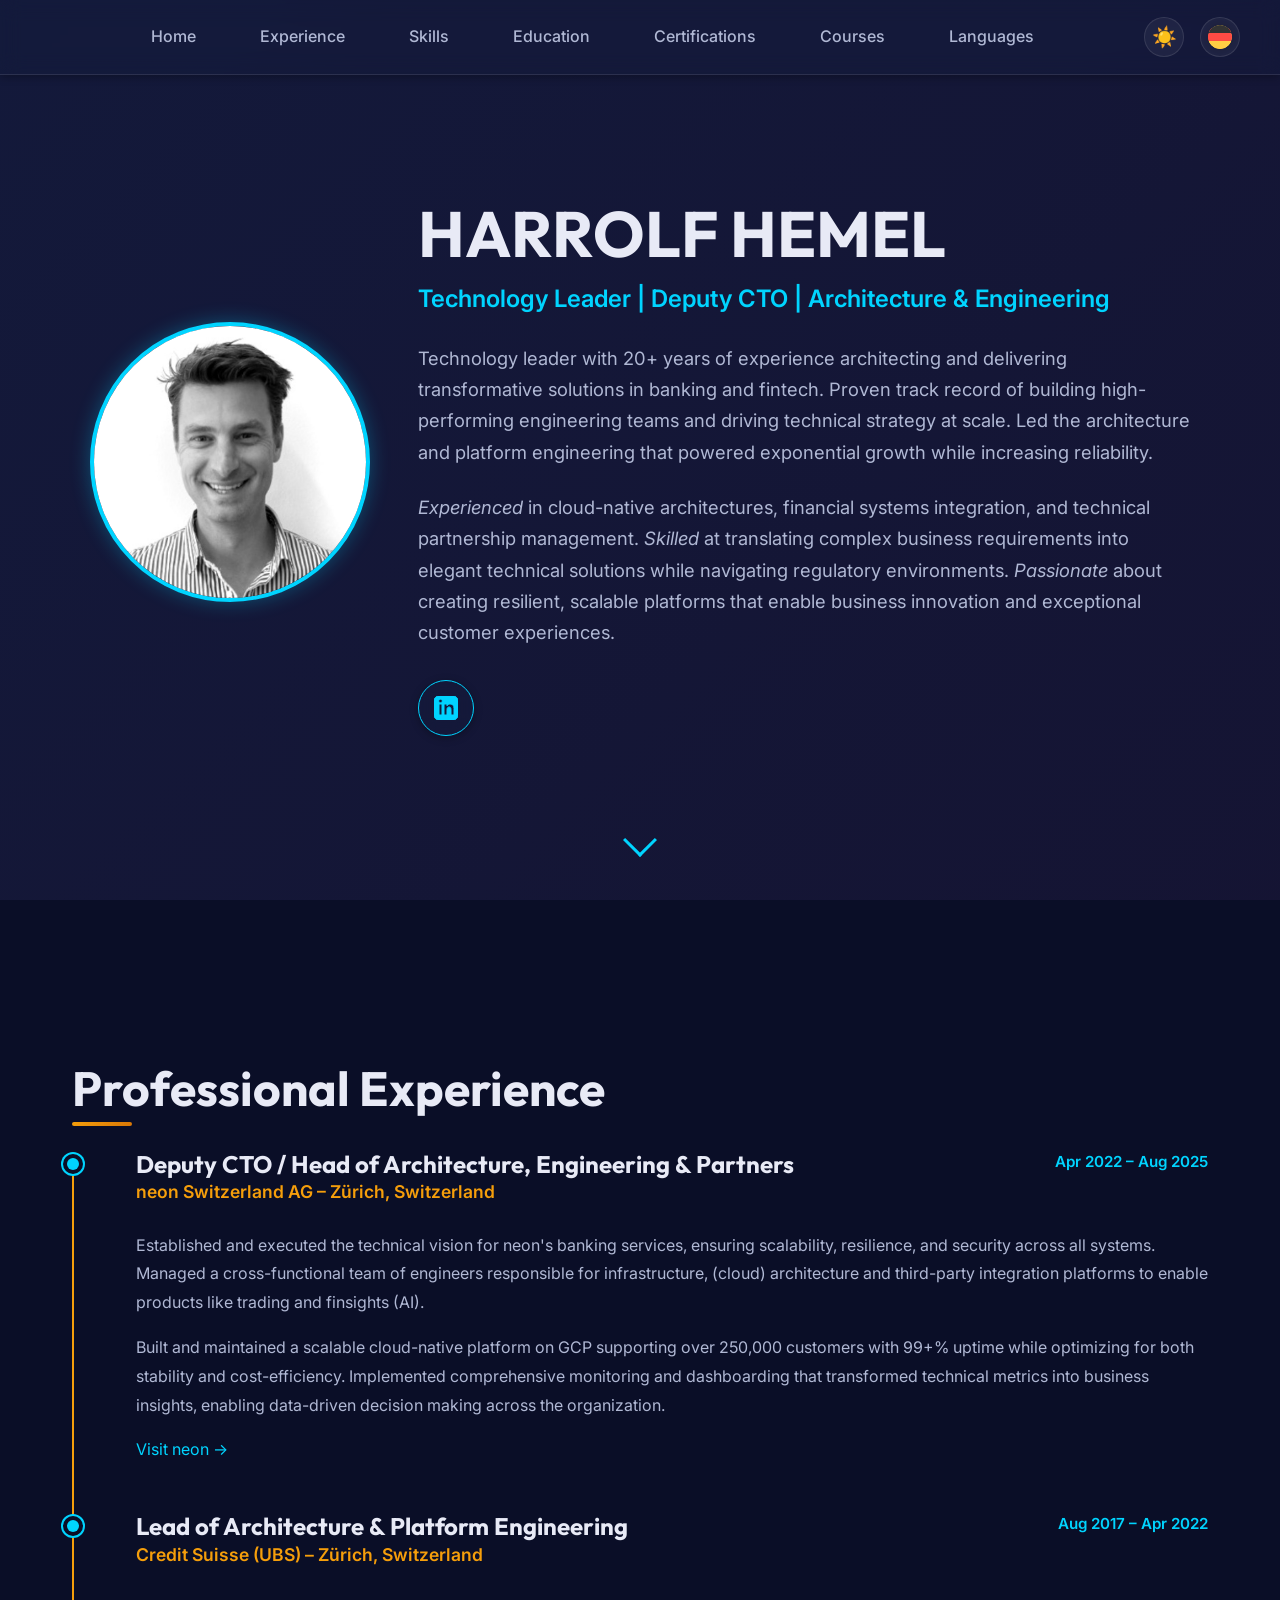
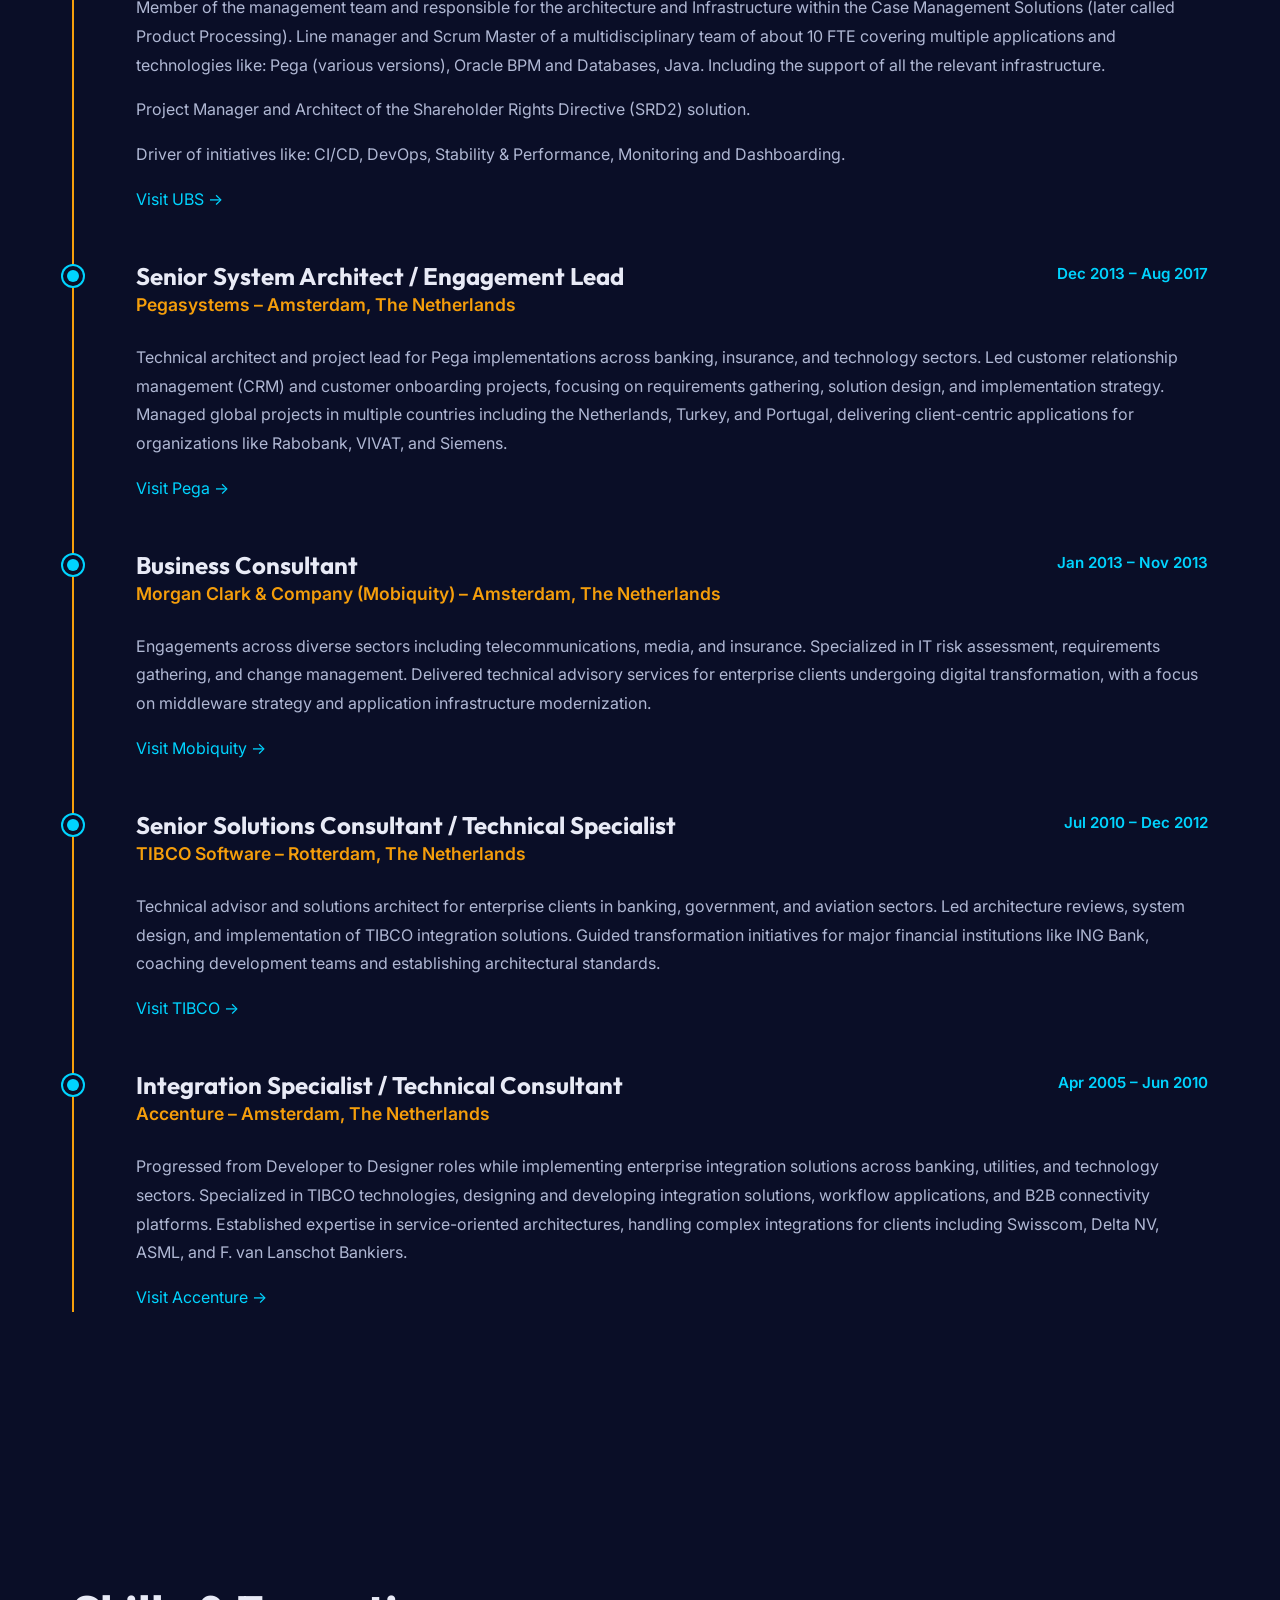
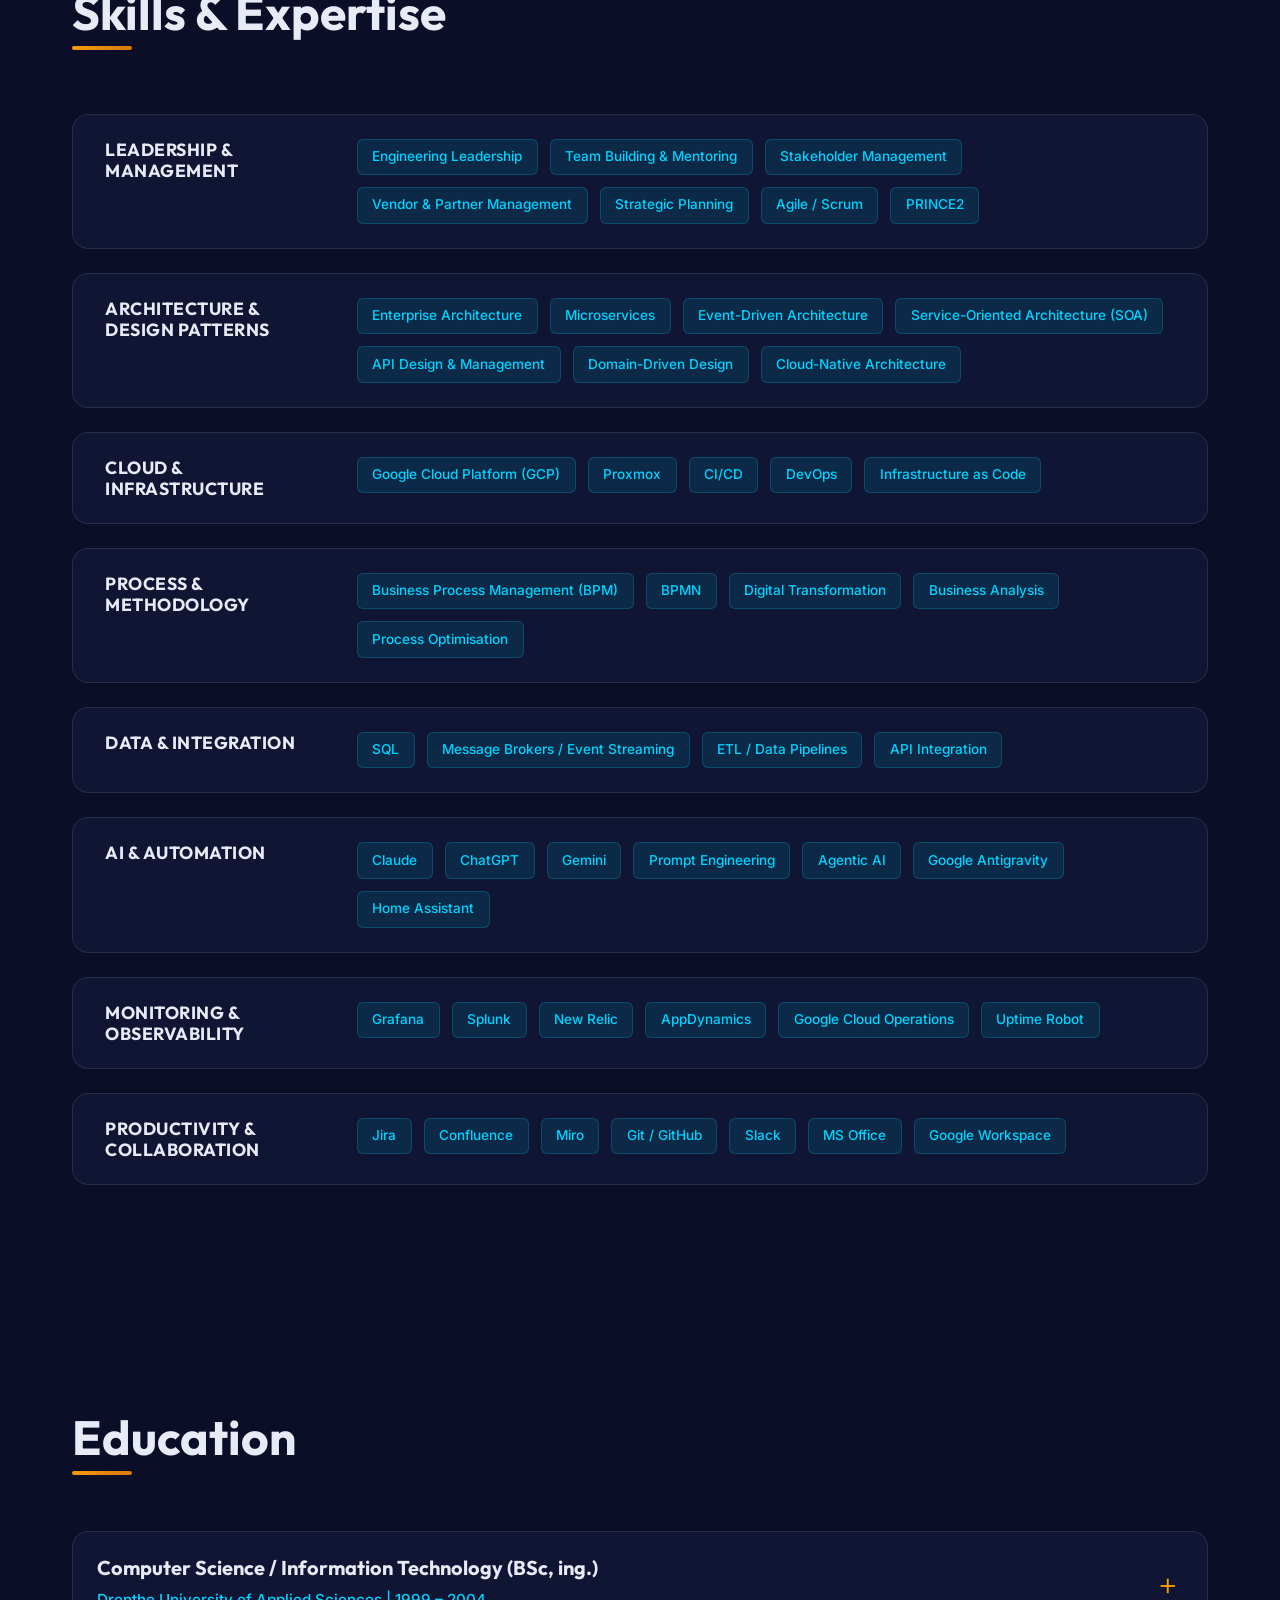
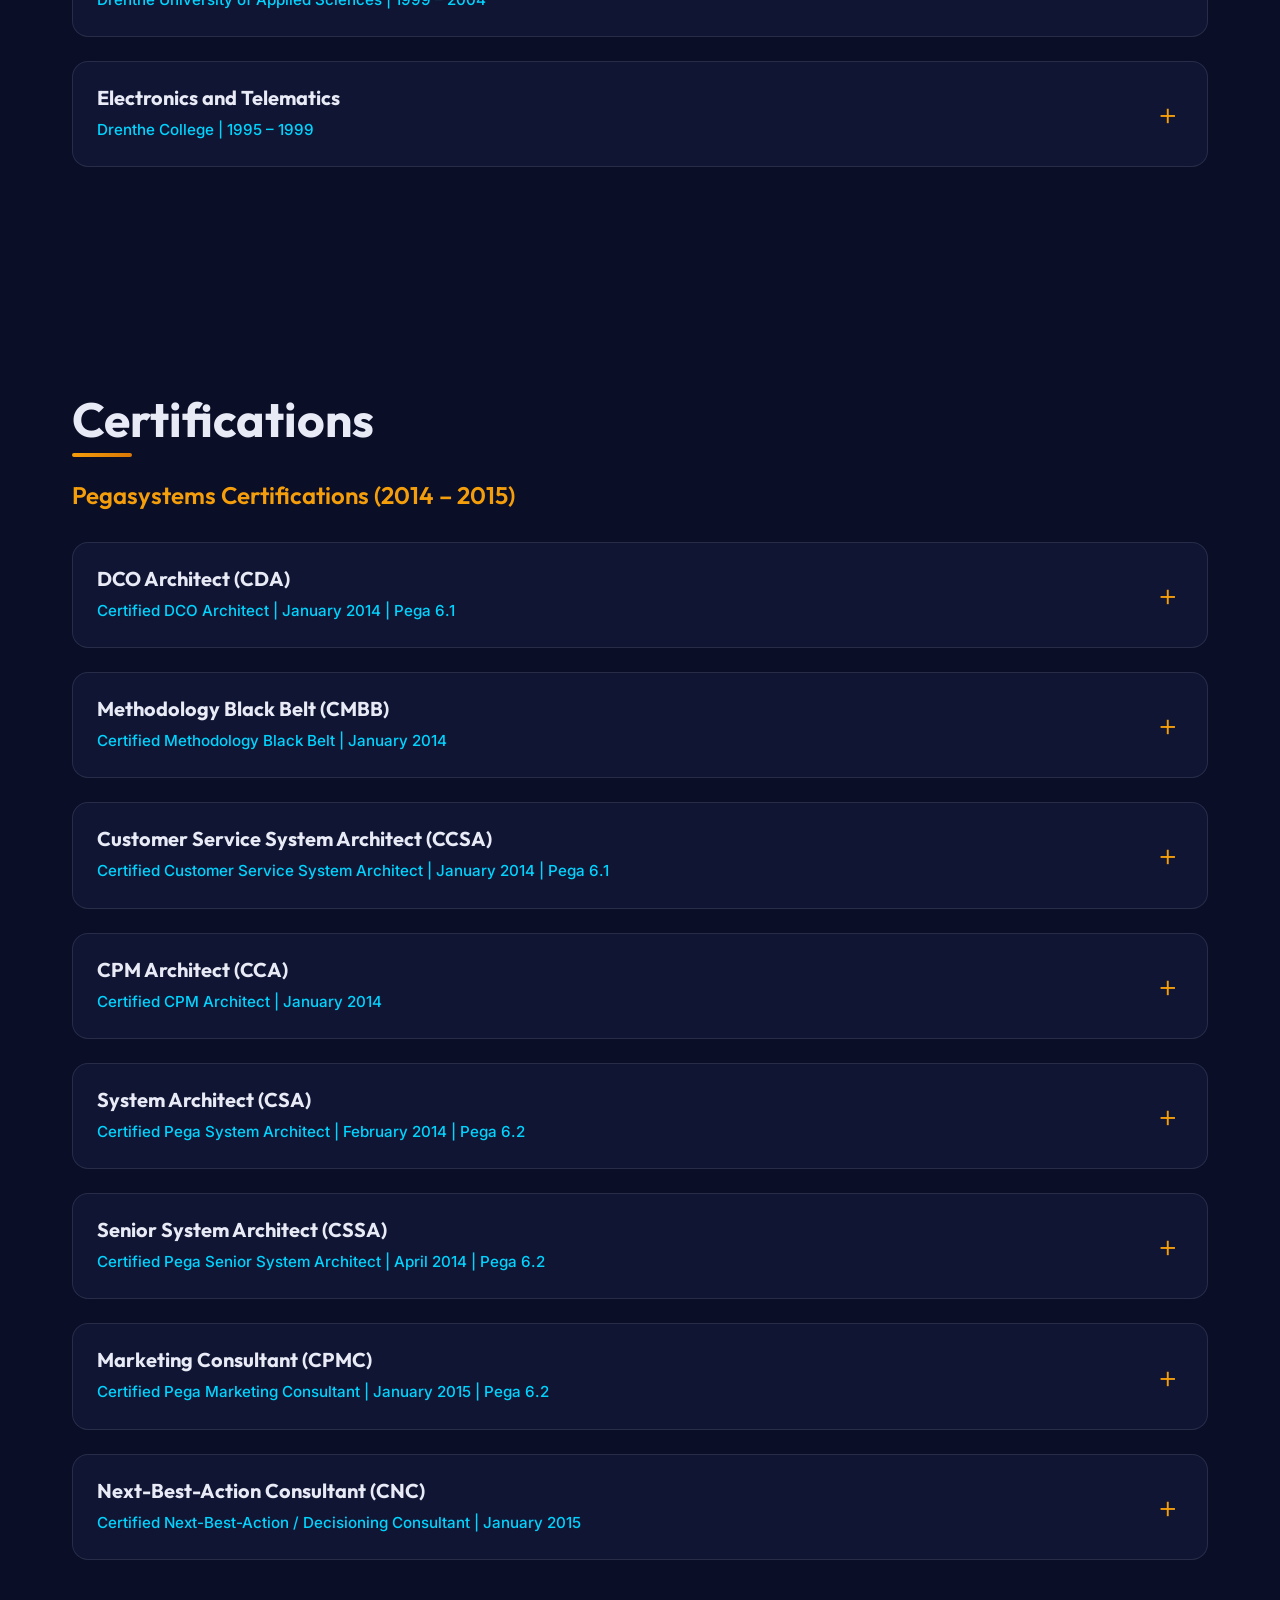
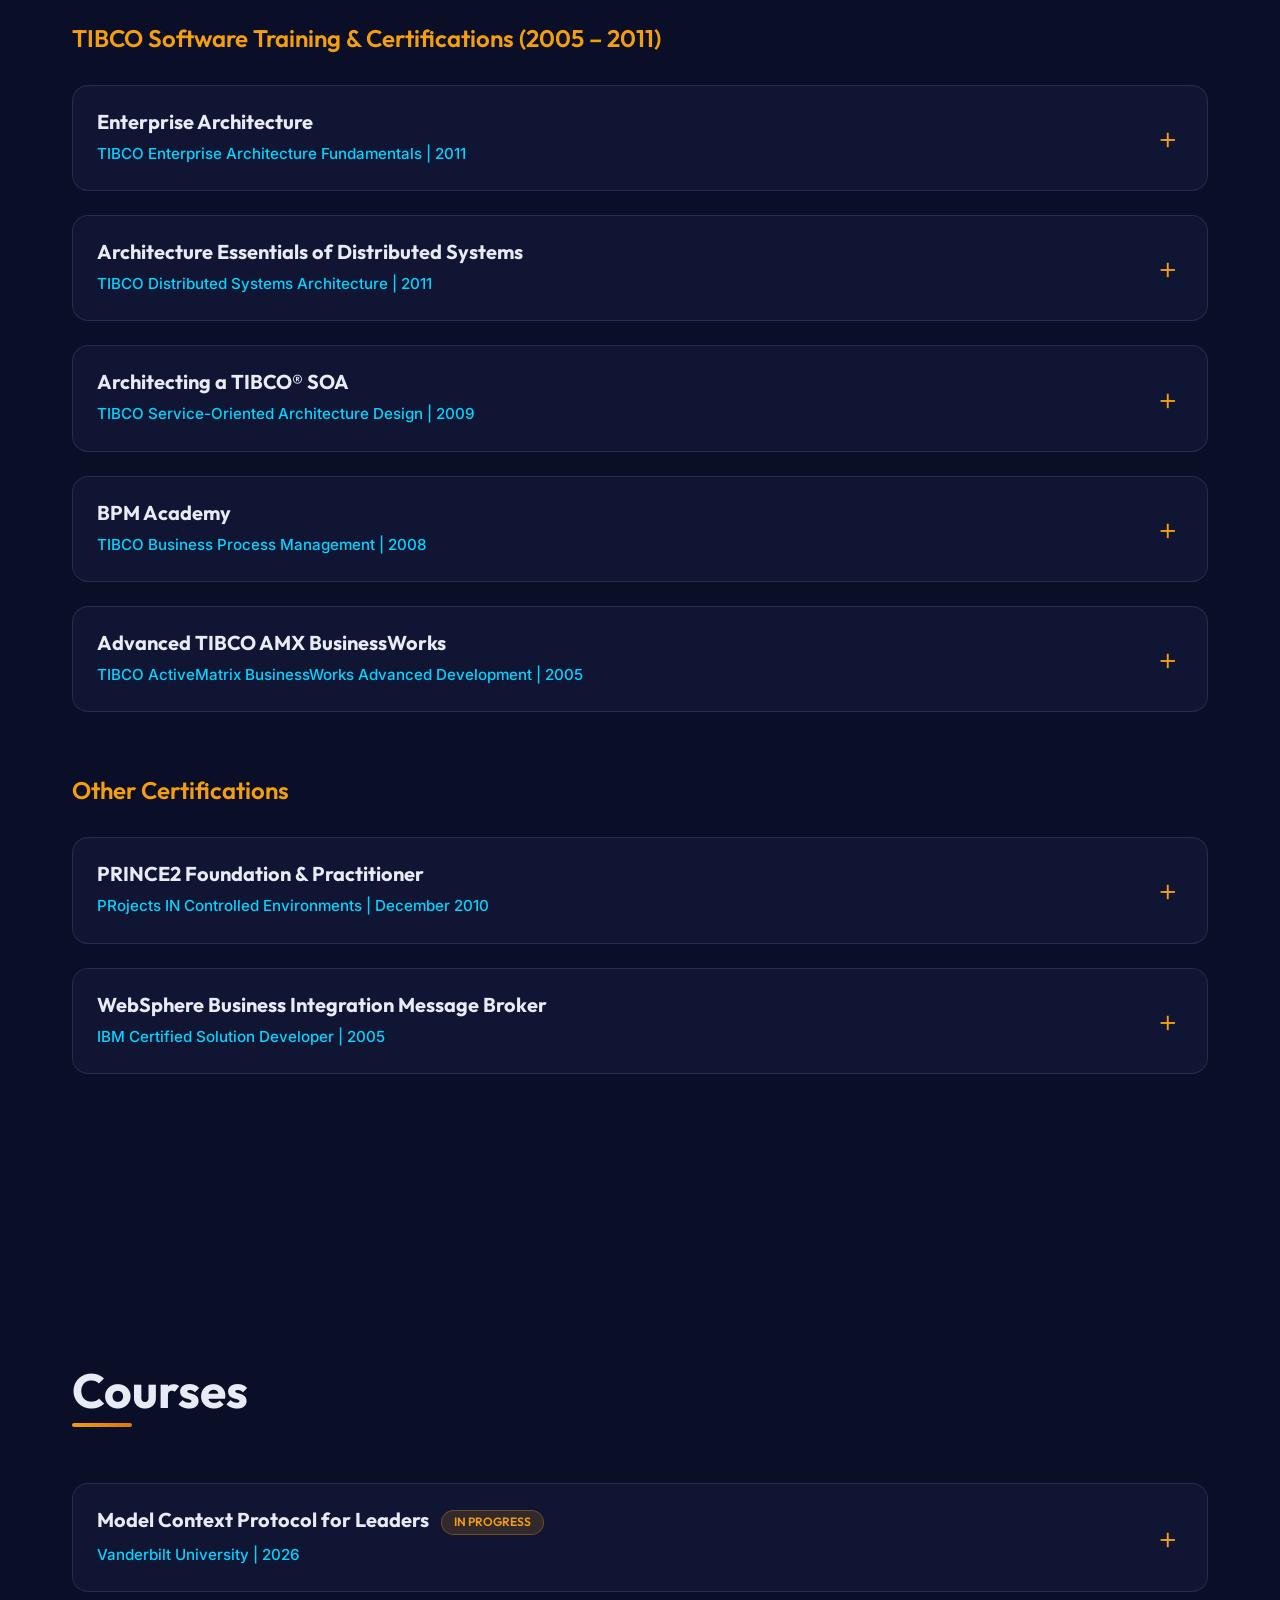
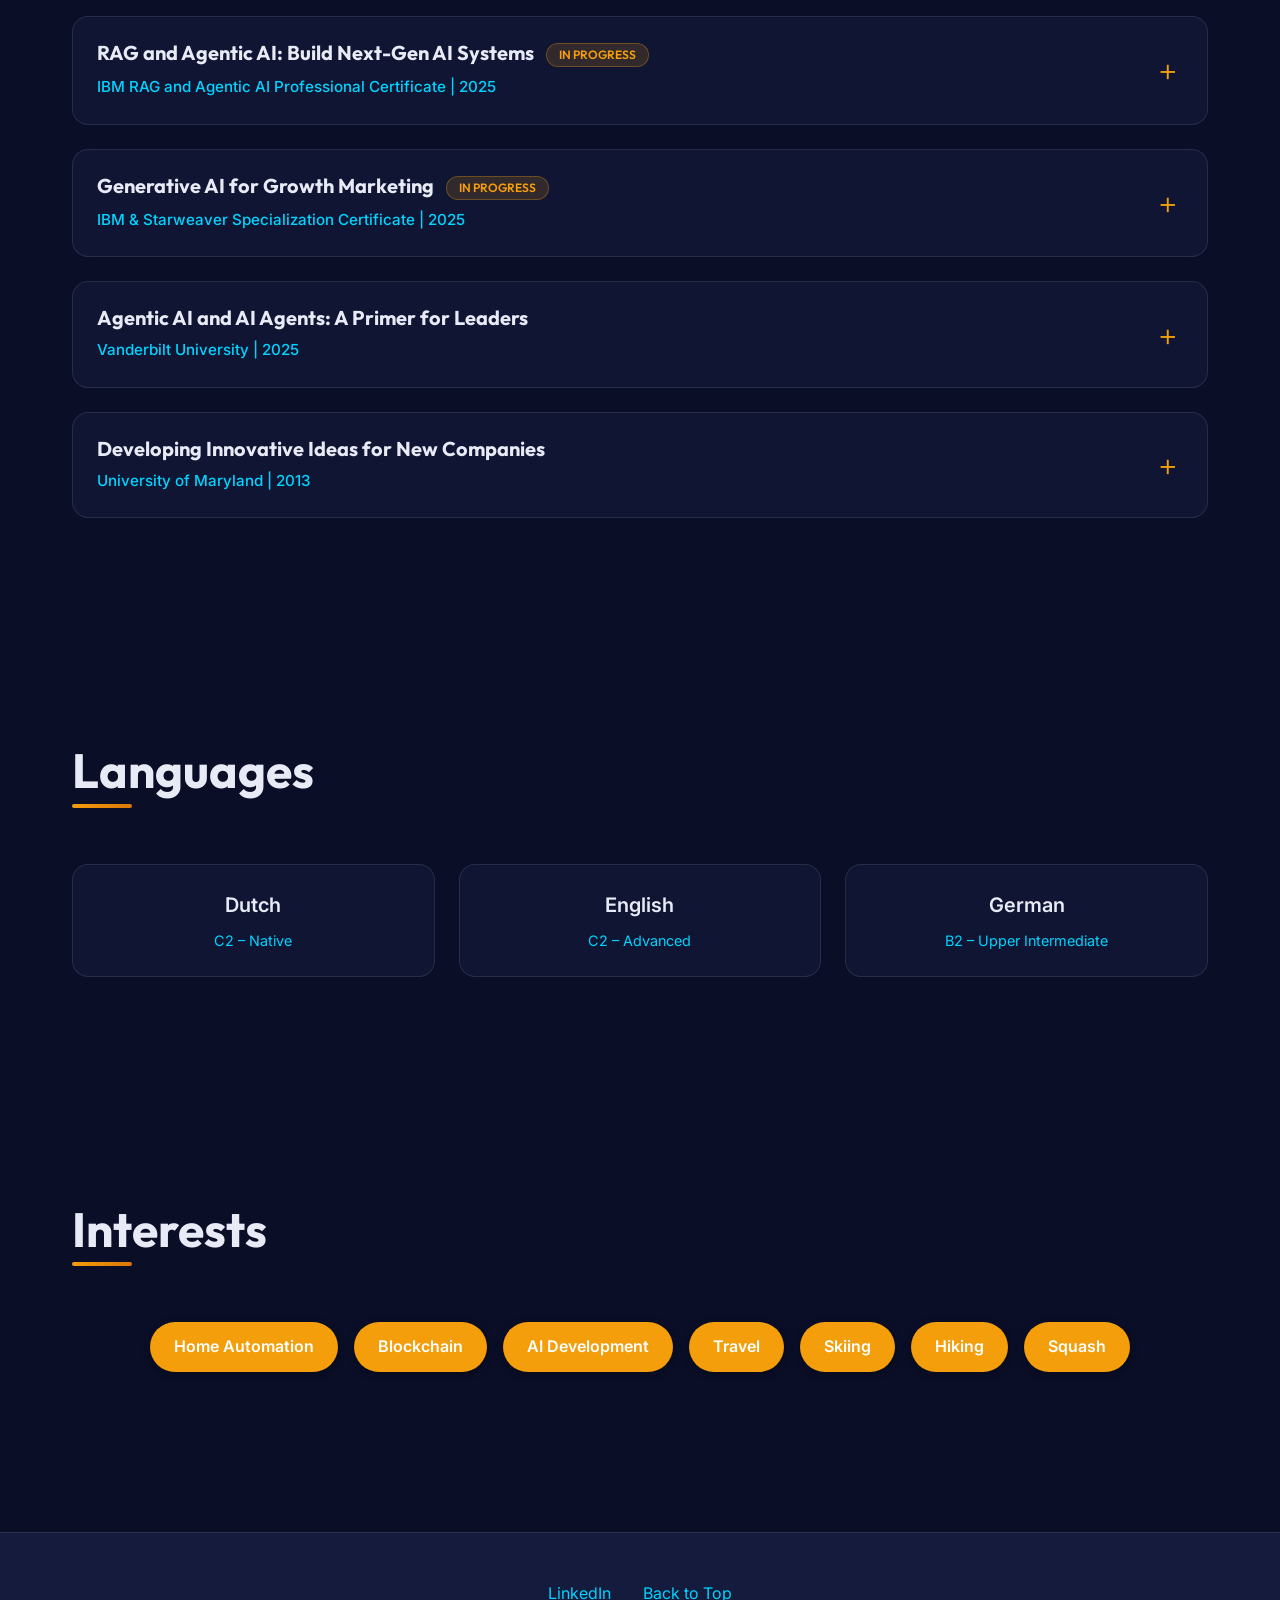
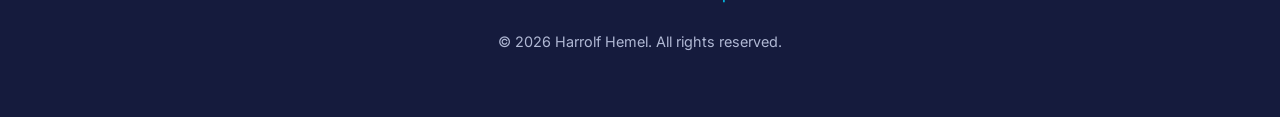
<file: index.html>
<!DOCTYPE html>
<html lang="en">

<head>
    <meta charset="UTF-8">
    <meta name="viewport" content="width=device-width, initial-scale=1.0">
    <meta name="theme-color" content="#0a0e27">
    <meta name="description"
        content="Harrolf Hemel - Technology leader with 20+ years of experience in banking and fintech. Deputy CTO at neon Switzerland AG.">
    <meta name="keywords" content="Technology Leader, CTO, Banking, Fintech, Cloud Architecture, Engineering">
    <meta name="author" content="Harrolf Hemel">

    <!-- Open Graph / Social Media -->
    <meta property="og:type" content="website">
    <meta property="og:title" content="Harrolf Hemel - Technology Leader">
    <meta property="og:description"
        content="Technology leader with 20+ years of experience architecting and delivering transformative solutions in banking and fintech.">

    <title>Harrolf Hemel - Technology Leader</title>

    <!-- Google Fonts -->
    <link rel="preconnect" href="https://fonts.googleapis.com">
    <link rel="preconnect" href="https://fonts.gstatic.com" crossorigin>
    <link
        href="https://fonts.googleapis.com/css2?family=Inter:wght@400;500;600;700&family=Outfit:wght@600;700;800&display=swap"
        rel="stylesheet">

    <!-- Stylesheet -->
    <link rel="stylesheet" href="style.css">
</head>

<body>
    <!-- Header / Navigation -->
    <header class="site-header">
        <div class="header-container">
            <!-- Mobile Brand -->
            <a href="#home" class="nav-brand">Harrolf Hemel</a>

            <!-- Desktop Navigation -->
            <nav class="main-nav">
                <ul>
                    <li><a href="#home">Home</a></li>
                    <li>
                        <a href="#experience">Experience</a>
                        <ul class="dropdown">
                            <li><a href="#neon">neon Switzerland AG</a></li>
                            <li><a href="#credit-suisse">Credit Suisse (UBS)</a></li>
                            <li><a href="#pegasystems">Pegasystems</a></li>
                            <li><a href="#mobiquity">Morgan Clark & Company</a></li>
                            <li><a href="#tibco-2010">TIBCO Software</a></li>
                            <li><a href="#accenture">Accenture</a></li>
                        </ul>
                    </li>
                    <li>
                        <a href="#skills">Skills</a>
                        <ul class="dropdown">
                            <li><a href="#leadership">Leadership & Management</a></li>
                            <li><a href="#architecture">Architecture & Design Patterns</a></li>
                            <li><a href="#cloud">Cloud & Infrastructure</a></li>
                            <li><a href="#process">Process & Methodology</a></li>
                            <li><a href="#data">Data & Integration</a></li>
                            <li><a href="#ai">AI & Automation</a></li>
                            <li><a href="#monitoring">Monitoring & Observability</a></li>
                            <li><a href="#productivity">Productivity & Collaboration</a></li>
                        </ul>
                    </li>
                    <li>
                        <a href="#education">Education</a>
                        <ul class="dropdown">
                            <li><a href="#bachelors-degree">Computer Science (BSc)</a></li>
                            <li><a href="#electronics-telematics">Electronics & Telematics</a></li>
                        </ul>
                    </li>
                    <li>
                        <a href="#certifications">Certifications</a>
                        <ul class="dropdown">
                            <li><a href="#pega-certs">Pegasystems</a></li>
                            <li><a href="#tibco-certs">TIBCO Software</a></li>
                            <li><a href="#other-certs">Other</a></li>
                        </ul>
                    </li>
                    <li>
                        <a href="#courses">Courses</a>
                        <ul class="dropdown">
                            <li><a href="#mcp-leaders">Model Context Protocol</a></li>
                            <li><a href="#ibm-rag">IBM RAG & Agentic AI</a></li>
                            <li><a href="#ibm-growth">Gen AI Growth Marketing</a></li>
                            <li><a href="#vanderbilt-agentic">Vanderbilt Agentic AI</a></li>
                            <li><a href="#maryland-entrepreneurship">Maryland Entrepreneurship</a></li>
                        </ul>
                    </li>
                    <li><a href="#languages">Languages</a></li>
                </ul>
            </nav>

            <!-- Header Actions (Toggles + Mobile Menu) -->
            <div class="header-actions">
                <!-- Theme Toggle -->
                <button class="theme-toggle" onclick="toggleTheme()" aria-label="Switch to light theme">
                    <span id="theme-icon">☀️</span>
                </button>

                <!-- Language Toggle -->
                <a href="index-de.html" class="lang-toggle" aria-label="Switch to German">
                    <svg class="flag-icon" viewBox="0 0 512 512" xmlns="http://www.w3.org/2000/svg">
                        <circle cx="256" cy="256" r="256" fill="#ffce44" />
                        <path d="M0 256c0 31.6 5.7 61.8 16.3 89.8l479.4-179.6c-10.6-28-5.7-58.2-16.3-89.8H0v179.6z"
                            fill="#333" />
                        <path
                            d="M16.3 166.2C5.7 194.2 0 224.4 0 256s5.7 61.8 16.3 89.8l479.4-179.6c-10.6-28-16.3-58.2-16.3-89.8H16.3z"
                            fill="#ff4b44" />
                        <!-- Simplified German Flag Circle -->
                        <clipPath id="circleView">
                            <circle cx="256" cy="256" r="256" />
                        </clipPath>
                        <g clip-path="url(#circleView)">
                            <rect width="512" height="170.6" fill="#333" />
                            <rect y="170.6" width="512" height="170.6" fill="#ff4b44" />
                            <rect y="341.2" width="512" height="170.6" fill="#ffce44" />
                        </g>
                    </svg>
                </a>

                <!-- Mobile Menu Button -->
                <button class="mobile-menu-toggle" aria-label="Toggle navigation menu" onclick="toggleMobileMenu()">
                    <span class="hamburger-box">
                        <span class="hamburger-inner"></span>
                    </span>
                </button>
            </div>
        </div>
    </header>

    <!-- Hero Section -->
    <section id="home" class="hero">
        <div class="hero-content">
            <div class="hero-image-container">
                <img src="profile_pic.png" alt="Harrolf Hemel" class="hero-image">
            </div>
            <div class="hero-text-content">
                <h1 class="hero-title">HARROLF HEMEL</h1>
                <p class="hero-subtitle">Technology Leader | Deputy CTO | Architecture & Engineering</p>
                <p class="hero-description">
                    Technology leader with 20+ years of experience architecting and delivering transformative solutions
                    in
                    banking and fintech.
                    Proven track record of building high-performing engineering teams and driving technical strategy at
                    scale.
                    Led the architecture and platform engineering that powered exponential growth while increasing
                    reliability.
                </p>
                <p class="hero-description">
                    <em>Experienced</em> in cloud-native architectures, financial systems integration, and technical
                    partnership management.
                    <em>Skilled</em> at translating complex business requirements into elegant technical solutions while
                    navigating regulatory environments.
                    <em>Passionate</em> about creating resilient, scalable platforms that enable business innovation and
                    exceptional customer experiences.
                </p>
                <div class="hero-links">
                    <a href="https://www.linkedin.com/in/harrolf" target="_blank" rel="noopener noreferrer"
                        class="icon-link" aria-label="LinkedIn Profile">
                        <svg xmlns="http://www.w3.org/2000/svg" width="32" height="32" viewBox="0 0 24 24"
                            fill="currentColor">
                            <path
                                d="M19 0h-14c-2.761 0-5 2.239-5 5v14c0 2.761 2.239 5 5 5h14c2.762 0 5-2.239 5-5v-14c0-2.761-2.238-5-5-5zm-11 19h-3v-11h3v11zm-1.5-12.268c-.966 0-1.75-.79-1.75-1.764s.784-1.764 1.75-1.764 1.75.79 1.75 1.764-.783 1.764-1.75 1.764zm13.5 12.268h-3v-5.604c0-3.368-4-3.113-4 0v5.604h-3v-11h3v1.765c1.396-2.586 7-2.777 7 2.476v6.759z" />
                        </svg>
                    </a>
<!--                    <a href="Harrolf_Hemel_CV.pdf" target="_blank" class="icon-link" aria-label="Download CV">
                        <svg xmlns="http://www.w3.org/2000/svg" width="32" height="32" viewBox="0 0 24 24" fill="none"
                            stroke="currentColor" stroke-width="2" stroke-linecap="round" stroke-linejoin="round">
                            <path d="M14 2H6a2 2 0 0 0-2 2v16a2 2 0 0 0 2 2h12a2 2 0 0 0 2-2V8z"></path>
                            <polyline points="14 2 14 8 20 8"></polyline>
                            <line x1="16" y1="13" x2="8" y2="13"></line>
                            <line x1="16" y1="17" x2="8" y2="17"></line>
                            <polyline points="10 9 9 9 8 9"></polyline>
                        </svg>
                    </a>
-->                </div>
            </div>
        </div>
        <div class="scroll-indicator">
            <a href="#experience" aria-label="Scroll down">
                <span class="chevron"></span>
            </a>
        </div>
    </section>

    <!-- Experience Section -->
    <section id="experience">
        <div class="container">
            <h2>Professional Experience</h2>
            <div class="timeline">
                <!-- neon Switzerland AG -->
                <div class="timeline-item" id="neon">
                    <div class="timeline-header">
                        <div>
                            <h3 class="timeline-title">Deputy CTO / Head of Architecture, Engineering & Partners</h3>
                            <p class="timeline-company">neon Switzerland AG – Zürich, Switzerland</p>
                        </div>
                        <span class="timeline-period">Apr 2022 – Aug 2025</span>
                    </div>
                    <div class="timeline-description">
                        <p>Established and executed the technical vision for neon's banking services, ensuring
                            scalability, resilience, and security across all systems. Managed a cross-functional team of
                            engineers responsible for infrastructure, (cloud) architecture and third-party integration
                            platforms to enable products like trading and finsights (AI).</p>
                        <p>Built and maintained a scalable cloud-native platform on GCP supporting over 250,000
                            customers with 99+% uptime while optimizing for both stability and cost-efficiency.
                            Implemented comprehensive monitoring and dashboarding that transformed technical metrics
                            into business insights, enabling data-driven decision making across the organization.</p>
                        <p><a href="https://www.neon-free.ch/" target="_blank" rel="noopener noreferrer">Visit neon
                                →</a></p>
                    </div>
                </div>

                <!-- Credit Suisse -->
                <div class="timeline-item" id="credit-suisse">
                    <div class="timeline-header">
                        <div>
                            <h3 class="timeline-title">Lead of Architecture & Platform Engineering</h3>
                            <p class="timeline-company">Credit Suisse (UBS) – Zürich, Switzerland</p>
                        </div>
                        <span class="timeline-period">Aug 2017 – Apr 2022</span>
                    </div>
                    <div class="timeline-description">
                        <p>Member of the management team and responsible for the architecture and Infrastructure within
                            the Case Management Solutions (later called Product Processing). Line manager and Scrum
                            Master of a multidisciplinary team of about 10 FTE covering multiple applications and
                            technologies like: Pega (various versions), Oracle BPM and Databases, Java. Including the
                            support of all the relevant infrastructure.</p>
                        <p>Project Manager and Architect of the Shareholder Rights Directive (SRD2) solution.</p>
                        <p>Driver of initiatives like: CI/CD, DevOps, Stability & Performance, Monitoring and
                            Dashboarding.</p>
                        <p><a href="https://www.ubs.com/" target="_blank" rel="noopener noreferrer">Visit UBS →</a></p>
                    </div>
                </div>

                <!-- Pegasystems -->
                <div class="timeline-item" id="pegasystems">
                    <div class="timeline-header">
                        <div>
                            <h3 class="timeline-title">Senior System Architect / Engagement Lead</h3>
                            <p class="timeline-company">Pegasystems – Amsterdam, The Netherlands</p>
                        </div>
                        <span class="timeline-period">Dec 2013 – Aug 2017</span>
                    </div>
                    <div class="timeline-description">
                        <p>Technical architect and project lead for Pega implementations across banking, insurance, and
                            technology sectors. Led customer relationship management (CRM) and customer onboarding
                            projects, focusing on requirements gathering, solution design, and implementation strategy.
                            Managed global projects in multiple countries including the Netherlands, Turkey, and
                            Portugal, delivering client-centric applications for organizations like Rabobank, VIVAT, and
                            Siemens.</p>
                        <p><a href="https://www.pega.com" target="_blank" rel="noopener noreferrer">Visit Pega →</a></p>
                    </div>
                </div>

                <!-- Morgan Clark & Company -->
                <div class="timeline-item" id="mobiquity">
                    <div class="timeline-header">
                        <div>
                            <h3 class="timeline-title">Business Consultant</h3>
                            <p class="timeline-company">Morgan Clark & Company (Mobiquity) – Amsterdam, The Netherlands
                            </p>
                        </div>
                        <span class="timeline-period">Jan 2013 – Nov 2013</span>
                    </div>
                    <div class="timeline-description">
                        <p>Engagements across diverse sectors including telecommunications, media, and insurance.
                            Specialized in IT risk assessment, requirements gathering, and change management. Delivered
                            technical advisory services for enterprise clients undergoing digital transformation, with a
                            focus on middleware strategy and application infrastructure modernization.</p>
                        <p><a href="https://mobiquitytechnologies.com" target="_blank" rel="noopener noreferrer">Visit
                                Mobiquity →</a></p>
                    </div>
                </div>

                <!-- TIBCO Software -->
                <div class="timeline-item" id="tibco-2010">
                    <div class="timeline-header">
                        <div>
                            <h3 class="timeline-title">Senior Solutions Consultant / Technical Specialist</h3>
                            <p class="timeline-company">TIBCO Software – Rotterdam, The Netherlands</p>
                        </div>
                        <span class="timeline-period">Jul 2010 – Dec 2012</span>
                    </div>
                    <div class="timeline-description">
                        <p>Technical advisor and solutions architect for enterprise clients in banking, government, and
                            aviation sectors. Led architecture reviews, system design, and implementation of TIBCO
                            integration solutions. Guided transformation initiatives for major financial institutions
                            like ING Bank, coaching development teams and establishing architectural standards.</p>
                        <p><a href="https://www.tibco.com" target="_blank" rel="noopener noreferrer">Visit TIBCO →</a>
                        </p>
                    </div>
                </div>

                <!-- Accenture -->
                <div class="timeline-item" id="accenture">
                    <div class="timeline-header">
                        <div>
                            <h3 class="timeline-title">Integration Specialist / Technical Consultant</h3>
                            <p class="timeline-company">Accenture – Amsterdam, The Netherlands</p>
                        </div>
                        <span class="timeline-period">Apr 2005 – Jun 2010</span>
                    </div>
                    <div class="timeline-description">
                        <p>Progressed from Developer to Designer roles while implementing enterprise integration
                            solutions across banking, utilities, and technology sectors. Specialized in TIBCO
                            technologies, designing and developing integration solutions, workflow applications, and B2B
                            connectivity platforms. Established expertise in service-oriented architectures, handling
                            complex integrations for clients including Swisscom, Delta NV, ASML, and F. van Lanschot
                            Bankiers.</p>
                        <p><a href="https://www.accenture.com/" target="_blank" rel="noopener noreferrer">Visit
                                Accenture →</a></p>
                    </div>
                </div>
            </div>
        </div>
    </section>

    <!-- Skills Section -->
    <section id="skills">
        <div class="container">
            <h2>Skills & Expertise</h2>
            <div class="skills-grid">
                <!-- Leadership & Management -->
                <div class="skill-category" id="leadership">
                    <h3>Leadership & Management</h3>
                    <div class="skill-tags">
                        <span class="skill-tag">Engineering Leadership</span>
                        <span class="skill-tag">Team Building & Mentoring</span>
                        <span class="skill-tag">Stakeholder Management</span>
                        <span class="skill-tag">Vendor & Partner Management</span>
                        <span class="skill-tag">Strategic Planning</span>
                        <span class="skill-tag">Agile / Scrum</span>
                        <span class="skill-tag">PRINCE2</span>
                    </div>
                </div>

                <!-- Architecture & Design Patterns -->
                <div class="skill-category" id="architecture">
                    <h3>Architecture & Design Patterns</h3>
                    <div class="skill-tags">
                        <span class="skill-tag">Enterprise Architecture</span>
                        <span class="skill-tag">Microservices</span>
                        <span class="skill-tag">Event-Driven Architecture</span>
                        <span class="skill-tag">Service-Oriented Architecture (SOA)</span>
                        <span class="skill-tag">API Design & Management</span>
                        <span class="skill-tag">Domain-Driven Design</span>
                        <span class="skill-tag">Cloud-Native Architecture</span>
                    </div>
                </div>

                <!-- Cloud & Infrastructure -->
                <div class="skill-category" id="cloud">
                    <h3>Cloud & Infrastructure</h3>
                    <div class="skill-tags">
                        <span class="skill-tag">Google Cloud Platform (GCP)</span>
                        <span class="skill-tag">Proxmox</span>
                        <span class="skill-tag">CI/CD</span>
                        <span class="skill-tag">DevOps</span>
                        <span class="skill-tag">Infrastructure as Code</span>
                    </div>
                </div>

                <!-- Process & Methodology -->
                <div class="skill-category" id="process">
                    <h3>Process & Methodology</h3>
                    <div class="skill-tags">
                        <span class="skill-tag">Business Process Management (BPM)</span>
                        <span class="skill-tag">BPMN</span>
                        <span class="skill-tag">Digital Transformation</span>
                        <span class="skill-tag">Business Analysis</span>
                        <span class="skill-tag">Process Optimisation</span>
                    </div>
                </div>

                <!-- Data & Integration -->
                <div class="skill-category" id="data">
                    <h3>Data & Integration</h3>
                    <div class="skill-tags">
                        <span class="skill-tag">SQL</span>
                        <span class="skill-tag">Message Brokers / Event Streaming</span>
                        <span class="skill-tag">ETL / Data Pipelines</span>
                        <span class="skill-tag">API Integration</span>
                    </div>
                </div>

                <!-- AI & Automation -->
                <div class="skill-category" id="ai">
                    <h3>AI & Automation</h3>
                    <div class="skill-tags">
                        <span class="skill-tag">Claude</span>
                        <span class="skill-tag">ChatGPT</span>
                        <span class="skill-tag">Gemini</span>
                        <span class="skill-tag">Prompt Engineering</span>
                        <span class="skill-tag">Agentic AI</span>
                        <span class="skill-tag">Google Antigravity</span>
                        <span class="skill-tag">Home Assistant</span>
                    </div>
                </div>

                <!-- Monitoring & Observability -->
                <div class="skill-category" id="monitoring">
                    <h3>Monitoring & Observability</h3>
                    <div class="skill-tags">
                        <span class="skill-tag">Grafana</span>
                        <span class="skill-tag">Splunk</span>
                        <span class="skill-tag">New Relic</span>
                        <span class="skill-tag">AppDynamics</span>
                        <span class="skill-tag">Google Cloud Operations</span>
                        <span class="skill-tag">Uptime Robot</span>
                    </div>
                </div>

                <!-- Productivity & Collaboration -->
                <div class="skill-category" id="productivity">
                    <h3>Productivity & Collaboration</h3>
                    <div class="skill-tags">
                        <span class="skill-tag">Jira</span>
                        <span class="skill-tag">Confluence</span>
                        <span class="skill-tag">Miro</span>
                        <span class="skill-tag">Git / GitHub</span>
                        <span class="skill-tag">Slack</span>
                        <span class="skill-tag">MS Office</span>
                        <span class="skill-tag">Google Workspace</span>
                    </div>
                </div>
            </div>
        </div>
    </section>

    <!-- Education Section -->
    <section id="education">
        <div class="container">
            <h2>Education</h2>
            <div class="certifications-grid">
                <!-- Computer Science / IT Degree -->
                <div class="certification-card" id="bachelors-degree">
                    <div class="certification-header" onclick="toggleCertification(this)">
                        <div>
                            <h4 class="certification-title">Computer Science / Information Technology (BSc, ing.)</h4>
                            <p class="certification-subtitle">Drenthe University of Applied Sciences | 1999 – 2004</p>
                        </div>
                        <span class="expand-icon">+</span>
                    </div>
                    <div class="certification-details">
                        <p>Four-year HBO (Hoger Beroepsonderwijs) bachelor's degree programme in Computer Science and
                            Information Technology at Hogeschool Drenthe—a vocational university in the province of
                            Drenthe, Netherlands, with campuses across Assen, Emmen, and Meppel (merged with CHN
                            University of Applied Sciences in 2008 to form Stenden Hogeschool, now NHL Stenden).</p>
                        <p>Comprehensive curriculum encompassing software engineering fundamentals, system analysis and
                            design, database management systems, and programming methodologies. Core studies included
                            object-oriented programming, data structures and algorithms, information systems
                            development, network infrastructure, and systems administration. Emphasis on practical
                            project-based learning with industry-relevant applications, combining theoretical
                            foundations with hands-on technical skills development.</p>
                        <p>The programme delivered competencies across the information systems lifecycle: requirements
                            analysis, system design, implementation, testing, and maintenance. Additional focus on
                            emerging technologies of the era including web development, distributed systems, and
                            enterprise application integration. Graduation project (afstudeerstage) involved applying
                            acquired knowledge in a professional setting, bridging academic learning with industry
                            practice.</p>
                        <p>The <strong>"ing."</strong> (ingenieur) title is a legally protected professional engineering
                            designation in the Netherlands, awarded upon completion of an HBO-level technical degree
                            programme.</p>
                    </div>
                </div>

                <!-- Electronics and Telematics -->
                <div class="certification-card" id="electronics-telematics">
                    <div class="certification-header" onclick="toggleCertification(this)">
                        <div>
                            <h4 class="certification-title">Electronics and Telematics</h4>
                            <p class="certification-subtitle">Drenthe College | 1995 – 1999</p>
                        </div>
                        <span class="expand-icon">+</span>
                    </div>
                    <div class="certification-details">
                        <p>Four-year MBO (Middelbaar Beroepsonderwijs) vocational education programme in Electronics and
                            Telematics at Drenthe College—a regional vocational training centre (ROC) in the province of
                            Drenthe, Netherlands. This technical qualification provided foundational expertise in both
                            electronics engineering and telecommunications systems.</p>
                        <p>The <strong>Electronics</strong> component covered electrical circuit theory, analogue and
                            digital electronics, electronic components and systems, measurement techniques, circuit
                            design, and troubleshooting methodologies. Hands-on training included working with
                            electronic test equipment, interpreting technical schematics, and installing, maintaining,
                            and repairing electronic systems and installations.</p>
                        <p>The <strong>Telematics</strong> (telecommunications + informatics) specialisation focused on
                            the convergence of telecommunications and information technology—covering data
                            communications, network protocols, transmission technologies, telephony systems, and the
                            infrastructure enabling electronic information exchange. This included both copper and early
                            fibre-optic technologies, signalling systems, and the emerging digital telecommunications
                            landscape of the late 1990s.</p>
                        <p>The combined programme provided a solid technical foundation bridging hardware electronics
                            with communications technology—skills directly applicable to the rapidly evolving ICT sector
                            and serving as an ideal preparation for subsequent higher education in Computer Science.</p>
                    </div>
                </div>
            </div>
        </div>
    </section>

    <!-- Certifications Section -->
    <section id="certifications">
        <div class="container">
            <h2>Certifications</h2>

            <!-- Pegasystems Certifications -->
            <div class="certification-group" id="pega-certs">
                <h3 class="certification-group-title">Pegasystems Certifications (2014 – 2015)</h3>
                <div class="certifications-grid">
                    <!-- DCO Architect -->
                    <div class="certification-card" id="pega-dco">
                        <div class="certification-header" onclick="toggleCertification(this)">
                            <div>
                                <h4 class="certification-title">DCO Architect (CDA)</h4>
                                <p class="certification-subtitle">Certified DCO Architect | January 2014 | Pega 6.1</p>
                            </div>
                            <span class="expand-icon">+</span>
                        </div>
                        <div class="certification-details">
                            <p>Specialized in Pega's Directly Capture Objectives (DCO) methodology—a collaborative
                                discipline enabling business and IT alignment throughout the application lifecycle.
                                Expertise in facilitating DCO sessions that directly capture business requirements into
                                Pega Platform, eliminating translation errors and accelerating delivery. Proficient in
                                leveraging visual tools within App Studio to model case lifecycles, workflows, and user
                                interfaces in real-time with stakeholders. Skilled at orchestrating cross-functional
                                teams through the Discover, Prepare, Build, and Adopt phases of Pega Express delivery.
                            </p>
                        </div>
                    </div>

                    <!-- Methodology Black Belt -->
                    <div class="certification-card" id="pega-cmbb">
                        <div class="certification-header" onclick="toggleCertification(this)">
                            <div>
                                <h4 class="certification-title">Methodology Black Belt (CMBB)</h4>
                                <p class="certification-subtitle">Certified Methodology Black Belt | January 2014</p>
                            </div>
                            <span class="expand-icon">+</span>
                        </div>
                        <div class="certification-details">
                            <p>Advanced certification validating deep expertise in Pegasystems' implementation
                                methodologies, including Pega Express and SmartBPM. Proficient in the Project
                                Methodology Framework (PMF) and Test Management Framework (TMF). Skilled at guiding
                                project teams through agile, iterative delivery models while ensuring adherence to the
                                Ten Guardrails to Success. Expertise in defining project scope, managing backlogs, and
                                facilitating stakeholder alignment between business and technical resources throughout
                                the implementation lifecycle.</p>
                        </div>
                    </div>

                    <!-- Customer Service System Architect -->
                    <div class="certification-card" id="pega-ccsa">
                        <div class="certification-header" onclick="toggleCertification(this)">
                            <div>
                                <h4 class="certification-title">Customer Service System Architect (CCSA)</h4>
                                <p class="certification-subtitle">Certified Customer Service System Architect | January
                                    2014 | Pega 6.1</p>
                            </div>
                            <span class="expand-icon">+</span>
                        </div>
                        <div class="certification-details">
                            <p>Specialized certification for implementing Pega Customer Service solutions on top of the
                                core Pega Platform. Expertise in designing and building omni-channel contact center
                                applications, case management workflows, and customer service desktop configurations.
                                Proficient in leveraging Pega's out-of-the-box Customer Service framework to create
                                unified agent experiences, optimize service interactions, and enable intelligent routing
                                and work distribution.</p>
                        </div>
                    </div>

                    <!-- CPM Architect -->
                    <div class="certification-card" id="pega-cca">
                        <div class="certification-header" onclick="toggleCertification(this)">
                            <div>
                                <h4 class="certification-title">CPM Architect (CCA)</h4>
                                <p class="certification-subtitle">Certified CPM Architect | January 2014</p>
                            </div>
                            <span class="expand-icon">+</span>
                        </div>
                        <div class="certification-details">
                            <p>Certification for System Architects focused on deploying Pega's Customer Process Manager
                                contact center solutions. Expertise in configuring and extending the CPM framework for
                                enterprise contact center environments, including workforce intelligence, interaction
                                management, and service-level optimization. Skilled at implementing customer-centric
                                process flows that bridge front-office service delivery with back-office case
                                resolution.</p>
                        </div>
                    </div>

                    <!-- System Architect -->
                    <div class="certification-card" id="pega-csa">
                        <div class="certification-header" onclick="toggleCertification(this)">
                            <div>
                                <h4 class="certification-title">System Architect (CSA)</h4>
                                <p class="certification-subtitle">Certified Pega System Architect | February 2014 | Pega
                                    6.2</p>
                            </div>
                            <span class="expand-icon">+</span>
                        </div>
                        <div class="certification-details">
                            <p>Foundation-level certification validating core competency in Pega application development
                                using the Pega Platform's low-code, model-driven environment. Proficient in case
                                lifecycle management, data modeling, process automation, and user interface design using
                                App Studio and Dev Studio. Skilled in configuring rules, building integrations, and
                                applying Pega's guardrails for maintainable application architecture. Expertise spans
                                the Pega Infinity platform including Constellation UI, cloud deployment models, and
                                GenAI-powered development tools.</p>
                        </div>
                    </div>

                    <!-- Senior System Architect -->
                    <div class="certification-card" id="pega-cssa">
                        <div class="certification-header" onclick="toggleCertification(this)">
                            <div>
                                <h4 class="certification-title">Senior System Architect (CSSA)</h4>
                                <p class="certification-subtitle">Certified Pega Senior System Architect | April 2014 |
                                    Pega 6.2</p>
                            </div>
                            <span class="expand-icon">+</span>
                        </div>
                        <div class="certification-details">
                            <p>Advanced technical certification building upon CSA foundations with expertise in
                                scalable, enterprise-grade application design. Specialized in advanced rule development,
                                reusable component architecture, system integration patterns, and performance
                                optimization. Proficient in mentoring development teams, leading technical design
                                sessions, and ensuring applications comply with Pega best practices. Skilled at
                                implementing complex case hierarchies, sophisticated data structures, and
                                enterprise-level security configurations.</p>
                        </div>
                    </div>

                    <!-- Marketing Consultant -->
                    <div class="certification-card" id="pega-cpmc">
                        <div class="certification-header" onclick="toggleCertification(this)">
                            <div>
                                <h4 class="certification-title">Marketing Consultant (CPMC)</h4>
                                <p class="certification-subtitle">Certified Pega Marketing Consultant | January 2015 |
                                    Pega 6.2</p>
                            </div>
                            <span class="expand-icon">+</span>
                        </div>
                        <div class="certification-details">
                            <p>Specialized certification for professionals implementing Pega Marketing solutions within
                                the Customer Decision Hub ecosystem. Expertise in designing and executing marketing
                                campaigns, customer segmentation strategies, and treatment configurations across inbound
                                and outbound channels. Proficient in leveraging Pega's marketing framework to balance
                                customer needs with business objectives through targeted offers and personalized
                                communications.</p>
                        </div>
                    </div>

                    <!-- Next-Best-Action Consultant -->
                    <div class="certification-card" id="pega-cnc">
                        <div class="certification-header" onclick="toggleCertification(this)">
                            <div>
                                <h4 class="certification-title">Next-Best-Action Consultant (CNC)</h4>
                                <p class="certification-subtitle">Certified Next-Best-Action / Decisioning Consultant |
                                    January 2015</p>
                            </div>
                            <span class="expand-icon">+</span>
                        </div>
                        <div class="certification-details">
                            <p>Expert certification in Pega Customer Decision Hub (CDH) for designing AI-powered,
                                real-time decisioning strategies. Proficient in configuring Next-Best-Action frameworks,
                                predictive analytics models, and adaptive learning strategies that deliver personalized
                                customer experiences across omni-channel touchpoints. Skilled at implementing decision
                                strategies using the Next-Best-Action Designer, simulating outcomes with Visual Business
                                Director, and integrating decisioning capabilities with CRM and marketing platforms.
                                Expertise in balancing customer empathy with business value optimization.</p>
                        </div>
                    </div>
                </div>
            </div>

            <!-- TIBCO Certifications -->
            <div class="certification-group" id="tibco-certs">
                <h3 class="certification-group-title">TIBCO Software Training & Certifications (2005 – 2011)</h3>
                <div class="certifications-grid">
                    <!-- Enterprise Architecture -->
                    <div class="certification-card" id="tibco-ea">
                        <div class="certification-header" onclick="toggleCertification(this)">
                            <div>
                                <h4 class="certification-title">Enterprise Architecture</h4>
                                <p class="certification-subtitle">TIBCO Enterprise Architecture Fundamentals | 2011</p>
                            </div>
                            <span class="expand-icon">+</span>
                        </div>
                        <div class="certification-details">
                            <p>Comprehensive training in architecting enterprise-scale solutions using the TIBCO product
                                suite. Expertise in applying reference architectures and design patterns to solve common
                                SOA and system integration challenges. Proficient in understanding the architectural
                                roles of TIBCO EMS (Enterprise Message Service), ActiveMatrix, ActiveMatrix BPM, and
                                BusinessEvents within enterprise environments. Skilled at bridging business process
                                requirements with technical implementation perspectives, constructing solution
                                architectures from proven reference patterns, and ensuring alignment between IT
                                infrastructure and organizational objectives. Knowledge encompasses SCA (Service
                                Component Architecture) notation, policies, mediations, and the strategic selection of
                                TIBCO components for specific enterprise integration scenarios.</p>
                        </div>
                    </div>

                    <!-- Architecture Essentials of Distributed Systems -->
                    <div class="certification-card" id="tibco-distributed">
                        <div class="certification-header" onclick="toggleCertification(this)">
                            <div>
                                <h4 class="certification-title">Architecture Essentials of Distributed Systems</h4>
                                <p class="certification-subtitle">TIBCO Distributed Systems Architecture | 2011</p>
                            </div>
                            <span class="expand-icon">+</span>
                        </div>
                        <div class="certification-details">
                            <p>Deep expertise in the fundamental principles and patterns for designing distributed,
                                service-oriented applications. Proficient in addressing the architectural challenges
                                inherent to distributed computing, including fault tolerance, load balancing, message
                                delivery guarantees, and transactional integrity across distributed components.
                                Understanding of communication patterns (request-reply, fire-and-forget,
                                publish-subscribe), operation semantics, and binding configurations. Skilled at
                                designing scalable, reliable distributed architectures that account for network latency,
                                partial failures, and data consistency requirements across heterogeneous enterprise
                                environments.</p>
                        </div>
                    </div>

                    <!-- Architecting a TIBCO SOA -->
                    <div class="certification-card" id="tibco-soa">
                        <div class="certification-header" onclick="toggleCertification(this)">
                            <div>
                                <h4 class="certification-title">Architecting a TIBCO® SOA</h4>
                                <p class="certification-subtitle">TIBCO Service-Oriented Architecture Design | 2009</p>
                            </div>
                            <span class="expand-icon">+</span>
                        </div>
                        <div class="certification-details">
                            <p>Specialized training in designing and implementing Service-Oriented Architecture
                                solutions using the TIBCO technology stack. Expertise in leveraging TIBCO ActiveMatrix
                                Service Grid and Service Bus as the core foundation for enterprise SOA implementations.
                                Proficient in service interface design, service composition, orchestration patterns, and
                                governance frameworks. Skilled at applying SOA principles to create loosely-coupled,
                                reusable services that enable business agility, reduce integration complexity, and
                                facilitate enterprise-wide interoperability. Knowledge includes WSDL design, SOAP/REST
                                service patterns, JMS messaging integration, and ESB (Enterprise Service Bus)
                                implementation strategies.</p>
                        </div>
                    </div>

                    <!-- BPM Academy -->
                    <div class="certification-card" id="tibco-bpm">
                        <div class="certification-header" onclick="toggleCertification(this)">
                            <div>
                                <h4 class="certification-title">BPM Academy</h4>
                                <p class="certification-subtitle">TIBCO Business Process Management | 2008</p>
                            </div>
                            <span class="expand-icon">+</span>
                        </div>
                        <div class="certification-details">
                            <p>Comprehensive certification in TIBCO ActiveMatrix BPM—a unified platform for automating
                                business processes, managing workforce task distribution, and delivering actionable
                                insight into process performance. Proficient in process modeling using BPMN 2.0,
                                developing business process applications in TIBCO Business Studio, and deploying to the
                                ActiveMatrix BPM runtime environment. Expertise in organization modeling, user task
                                design, form development, and process-as-a-service (PAAS) implementation. Skilled at
                                enabling business experts to collaborate with IT through iterative development
                                approaches, separating process logic from workforce management to optimize resource
                                utilization, and implementing event-driven process automation for digital business
                                transformation.</p>
                        </div>
                    </div>

                    <!-- Advanced TIBCO AMX BusinessWorks -->
                    <div class="certification-card">
                        <div class="certification-header" onclick="toggleCertification(this)">
                            <div>
                                <h4 class="certification-title">Advanced TIBCO AMX BusinessWorks</h4>
                                <p class="certification-subtitle">TIBCO ActiveMatrix BusinessWorks Advanced Development
                                    | 2005</p>
                            </div>
                            <span class="expand-icon">+</span>
                        </div>
                        <div class="certification-details">
                            <p>Advanced certification in TIBCO ActiveMatrix BusinessWorks—the enterprise integration
                                platform providing model-driven development for connecting applications, data sources,
                                APIs, and services. Expertise beyond foundational concepts encompassing advanced
                                integration patterns, complex data transformations, sophisticated error handling, and
                                enterprise-scale deployment configurations. Proficient in designing fault-tolerant,
                                highly-available integration solutions using clustering, load balancing, and failover
                                mechanisms. Skilled in implementing SOAP and RESTful web services, JMS messaging with
                                TIBCO EMS, database adapters, and custom Java extensions. Knowledge includes advanced
                                debugging techniques, performance optimization, deployment automation using
                                Docker/Kubernetes, and integration with cloud environments. Experienced in building
                                complex orchestration flows, implementing security patterns, and ensuring compliance
                                with enterprise architecture standards.</p>
                        </div>
                    </div>
                </div>
            </div>

            <!-- Other Certifications -->
            <div class="certification-group" id="other-certs">
                <h3 class="certification-group-title">Other Certifications</h3>
                <div class="certifications-grid">
                    <div class="certification-card">
                        <div class="certification-header" onclick="toggleCertification(this)">
                            <div>
                                <h4 class="certification-title">PRINCE2 Foundation & Practitioner</h4>
                                <p class="certification-subtitle">PRojects IN Controlled Environments | December 2010
                                </p>
                            </div>
                            <span class="expand-icon">+</span>
                        </div>
                        <div class="certification-details">
                            <p>Dual-level certification in PRINCE2—the globally recognized, process-based project
                                management methodology originally developed by the UK Government's Central Computer and
                                Telecommunications Agency (CCTA), later the Office of Government Commerce (OGC), and now
                                maintained by AXELOS. PRINCE2 provides a structured, scalable framework for managing
                                projects of any size, complexity, or industry sector within controlled environments.</p>
                            <p><strong>Foundation Level</strong> validates comprehensive understanding of the PRINCE2
                                methodology, including mastery of its core framework: the 7 Principles (continued
                                business justification, learn from experience, defined roles and responsibilities,
                                manage by stages, manage by exception, focus on products, and tailor to suit the project
                                environment), the 7 Themes (business case, organization, quality, plans, risk, change,
                                and progress), and the 7 Processes (starting up a project, directing a project,
                                initiating a project, controlling a stage, managing product delivery, managing stage
                                boundaries, and closing a project). Proficient in understanding the inputs, outputs, and
                                management products across the project lifecycle.</p>
                            <p><strong>Practitioner Level</strong> demonstrates the ability to apply and tailor PRINCE2
                                methodology to real-world project scenarios. Expertise in adapting the framework to suit
                                specific project environments while maintaining the integrity of its principles. Skilled
                                at implementing stage-gate controls, managing by exception through defined tolerances,
                                maintaining continuous business justification, and ensuring product-focused delivery.
                                Proficient in establishing appropriate governance structures, defining clear
                                accountability through the project board, and managing risk and change within controlled
                                parameters. Capable of integrating lessons learned throughout the project lifecycle and
                                ensuring alignment between project objectives and organizational strategy.</p>
                        </div>
                    </div>

                    <!-- IBM WebSphere Certification -->
                    <div class="certification-card">
                        <div class="certification-header" onclick="toggleCertification(this)">
                            <div>
                                <h4 class="certification-title">WebSphere Business Integration Message Broker</h4>
                                <p class="certification-subtitle">IBM Certified Solution Developer | 2005</p>
                            </div>
                            <span class="expand-icon">+</span>
                        </div>
                        <div class="certification-details">
                            <p>Certification in IBM's enterprise integration platform—the middleware solution that
                                evolved through MQSeries Integrator (MQSI), WebSphere MQ Integrator, WebSphere Business
                                Integration Message Broker (WBIMB), WebSphere Message Broker (WMB), IBM Integration Bus
                                (IIB), and is now known as IBM App Connect Enterprise (ACE). This technology serves as
                                an Enterprise Service Bus (ESB) enabling business information to flow seamlessly between
                                disparate applications across multiple hardware and software platforms.</p>
                            <p>Expertise in utilizing the connectivity, transformation, and mediation capabilities of
                                the Message Broker platform. Proficient in analyzing, designing, and deploying message
                                models using the Message Broker Toolkit (Eclipse-based IDE). Skilled at developing,
                                testing, debugging, and deploying message flows using ESQL (Extended SQL), Java,
                                graphical mapping tools, and pattern-based development features. Experienced in
                                implementing message routing, filtering, transformation, enrichment, aggregation, and
                                distribution across enterprise systems.</p>
                            <p>Capabilities include integrating existing applications, web services, databases, and
                                business process management systems to build advanced ESB solutions. Proficient in
                                working with both XML and non-XML data formats, SOAP/REST web services, JMS messaging
                                via WebSphere MQ/IBM MQ, and various transport protocols (HTTP, FTP, TCP/IP,
                                file-based). Understanding of scalability patterns, high availability configurations,
                                message security, logging and auditing, and the deployment of adapters within the
                                integration environment. Skilled at enabling non-SOA applications to participate as
                                services within Service-Oriented Architecture initiatives, providing universal data
                                transformation and connectivity across the enterprise.</p>
                        </div>
                    </div>
                </div>
            </div>
        </div>
    </section>

    <!-- Courses Section -->
    <section id="courses">
        <div class="container">
            <h2>Courses</h2>
            <div class="certifications-grid">
                <!-- Model Context Protocol for Leaders -->
                <div class="certification-card" id="mcp-leaders">
                    <div class="certification-header" onclick="toggleCertification(this)">
                        <div>
                            <h4 class="certification-title">Model Context Protocol for Leaders <span
                                    class="status-badge in-progress">In Progress</span></h4>
                            <p class="certification-subtitle">Vanderbilt University | 2026</p>
                        </div>
                        <span class="expand-icon">+</span>
                    </div>
                    <div class="certification-details">
                        <p>Executive-level course designed for leaders and AI strategists to leverage the Model Context
                            Protocol (MCP) for strategic advantage in the rapidly evolving AI landscape. This programme
                            focuses on how MCP revolutionizes AI by providing dynamic, context-aware decision-making
                            frameworks that enable AI agents to autonomously discover, select, and use business tools to
                            solve complex problems.</p>
                        <p>Core learning outcomes include understanding the MCP architecture and how it acts as a
                            "universal translator" between AI intelligence and computer systems. Exploration of how MCP
                            bridges the gap between AI's reasoning capabilities and actionable execution, allowing
                            agents to intelligently sequence tools—such as email senders, CRM updaters, and database
                            queries—to automate sophisticated workflows.</p>
                        <p>Practical application covers building and managing AI-driven teams aligned with MCP
                            principles, implementing multi-modal intelligence, and establishing governance for strategic
                            decision-making. The curriculum includes case studies on business applications and
                            leadership strategies for integrating MCP into broader AI roadmaps, ensuring responsible and
                            effective AI enablement across the enterprise.</p>
                        <p><a href="https://www.coursera.org/learn/model-context-protocol-for-leaders" target="_blank"
                                class="certification-link">View Course</a></p>
                    </div>
                </div>

                <!-- IBM RAG and Agentic AI -->
                <div class="certification-card" id="ibm-rag">
                    <div class="certification-header" onclick="toggleCertification(this)">
                        <div>
                            <h4 class="certification-title">RAG and Agentic AI: Build Next-Gen AI Systems <span
                                    class="status-badge in-progress">In Progress</span></h4>
                            <p class="certification-subtitle">IBM RAG and Agentic AI Professional Certificate | 2025</p>
                        </div>
                        <span class="expand-icon">+</span>
                    </div>
                    <div class="certification-details">
                        <p>Advanced professional certification programme in next-generation artificial intelligence,
                            focusing on Retrieval-Augmented Generation (RAG) and autonomous agentic AI systems. This
                            comprehensive programme equips practitioners with cutting-edge techniques for building
                            sophisticated, context-aware AI applications that combine the reasoning capabilities of
                            Large Language Models (LLMs) with real-time access to external knowledge bases.</p>
                        <p>Core competencies include developing efficient RAG pipelines that ground AI responses in
                            real-world knowledge sources—reducing hallucinations and improving accuracy. Expertise in
                            vector databases (FAISS, Chroma DB) for document embeddings, advanced retrieval techniques,
                            and semantic search implementations. Proficiency in building multimodal AI systems capable
                            of processing and integrating text, image, and audio inputs for richer, more interactive
                            experiences.</p>
                        <p>Mastery of agentic AI architectures including self-improving agents using Reflection,
                            Reflexion, and ReAct patterns—enabling AI systems to reason about outputs and iteratively
                            refine responses. Skills in designing autonomous multi-agent systems that coordinate tasks,
                            retrieve relevant data, and solve complex problems through collaboration. Hands-on
                            experience with LangChain and LangGraph for orchestrating stateful workflows with memory,
                            iteration, and conditional logic, as well as frameworks including CrewAI, AG2, and BeeAI.
                        </p>
                        <p>Practical implementation expertise encompassing tool and API integration with AI agents,
                            prompt engineering, in-context learning, and building production-ready generative AI
                            applications using Python, Flask, Gradio, Hugging Face, PyTorch, and IBM watsonx. Capstone
                            project demonstrating end-to-end AI application development combining retrieval-augmented,
                            multimodal, and agentic techniques for real-world problem-solving.</p>
                        <p><a href="https://www.coursera.org/professional-certificates/ibm-rag-and-agentic-ai"
                                target="_blank" class="certification-link">View Certificate</a></p>
                    </div>
                </div>

                <!-- IBM Generative AI for Growth Marketing -->
                <div class="certification-card" id="ibm-growth">
                    <div class="certification-header" onclick="toggleCertification(this)">
                        <div>
                            <h4 class="certification-title">Generative AI for Growth Marketing <span
                                    class="status-badge in-progress">In Progress</span></h4>
                            <p class="certification-subtitle">IBM & Starweaver Specialization Certificate | 2025</p>
                        </div>
                        <span class="expand-icon">+</span>
                    </div>
                    <div class="certification-details">
                        <p>Professional certification in AI-powered marketing strategies, developed in partnership
                            between IBM and Starweaver. This specialisation equips marketers, entrepreneurs, and
                            business professionals with practical skills to leverage generative AI tools for data-driven
                            growth marketing initiatives.</p>
                        <p>Foundational understanding of generative AI and Large Language Models (LLMs), including their
                            evolution and capabilities across text, image, audio, video, and code generation.
                            Comprehensive exploration of AI applications in marketing contexts—from content creation and
                            customer engagement to campaign automation and performance optimisation.</p>
                        <p>Expertise in prompt engineering techniques for directing generative AI models effectively,
                            including zero-shot and few-shot prompting, Interview Pattern, Chain-of-Thought, and
                            Tree-of-Thought methods for producing accurate, context-aware outputs. Hands-on proficiency
                            with industry-leading AI tools including ChatGPT, GPT models, DALL·E for visual asset
                            creation, IBM watsonx, Microsoft Copilot, and Google Gemini.</p>
                        <p>Practical skills in developing AI-enhanced marketing strategies tailored to customer
                            behaviour and business objectives. Competencies include AI-powered customer segmentation,
                            personalised content generation, marketing automation workflows, and real-time campaign
                            optimisation using AI-driven data insights and dashboards. Capstone project delivering a
                            complete AI-powered marketing campaign with assets and performance tracking dashboards ready
                            for professional portfolio presentation.</p>
                        <p><a href="https://www.coursera.org/specializations/generative-ai-for-growth-marketing"
                                target="_blank" class="certification-link">View Certificate</a></p>
                    </div>
                </div>
                <!-- Vanderbilt University Agentic AI -->
                <div class="certification-card" id="vanderbilt-agentic">
                    <div class="certification-header" onclick="toggleCertification(this)">
                        <div>
                            <h4 class="certification-title">Agentic AI and AI Agents: A Primer for Leaders</h4>
                            <p class="certification-subtitle">Vanderbilt University | 2025</p>
                        </div>
                        <span class="expand-icon">+</span>
                    </div>
                    <div class="certification-details">
                        <p>Executive-level course introducing the transformative potential of Agentic AI—artificial
                            intelligence systems that don't just analyse data but autonomously act on it. Developed by
                            Dr. Jules White at Vanderbilt University, this programme demystifies how intelligent AI
                            agents are reshaping task execution, decision-making, and value creation across industries.
                        </p>
                        <p>Core learning outcomes include understanding the fundamentals of Agentic AI and AI agents,
                            enabling informed strategic decision-making. Exploration of the Flipped Interaction Pattern
                            for human-agent collaboration, action planning methodologies, and equipping agents with
                            external tools and knowledge bases. Coverage of in-context learning, multimodal interaction
                            capabilities, and Retrieval Augmented Generation (RAG) techniques.</p>
                        <p>Practical skills development in building custom GPTs using OpenAI tools, including writing
                            effective custom instructions, implementing knowledge retrieval systems, and combining
                            features to create intelligent, goal-oriented AI agents. Emphasis on differentiating genuine
                            AI innovation from overhyped approaches, recognising opportunities for meaningful impact,
                            and designing AI agents that deliver tangible business value.</p>
                        <p>Part of the broader "Agentic AI and AI Agents for Leaders" Specialization, preparing
                            business, technology, and leadership professionals to drive innovation and strategic
                            decision-making through autonomous AI capabilities.</p>
                        <p><a href="https://www.coursera.org/learn/agentic-ai" target="_blank"
                                class="certification-link">View
                                Course</a></p>
                    </div>
                </div>

                <!-- University of Maryland Entrepreneurship -->
                <div class="certification-card" id="maryland-entrepreneurship">
                    <div class="certification-header" onclick="toggleCertification(this)">
                        <div>
                            <h4 class="certification-title">Developing Innovative Ideas for New Companies</h4>
                            <p class="certification-subtitle">University of Maryland | 2013</p>
                        </div>
                        <span class="expand-icon">+</span>
                    </div>
                    <div class="certification-details">
                        <p>Foundational entrepreneurship course from the University of Maryland's Robert H. Smith School
                            of Business and Maryland Technology Enterprise Institute (Mtech), delivered by Dr. James V.
                            Green. This programme assists aspiring and active entrepreneurs in developing great ideas
                            into viable companies using proven content, methods, and models for new venture opportunity
                            assessment and analysis.</p>
                        <p>Core competencies developed include identifying and analysing entrepreneurial opportunities,
                            enhancing the entrepreneurial mindset, improving strategic decision-making, and building
                            innovative business models. The curriculum demystifies the startup process through
                            examination of market conditions, industry factors, and competitive dynamics that indicate
                            viable venture opportunities.</p>
                        <p>Structured learning modules cover the fundamentals of innovation and entrepreneurship,
                            entrepreneurial mindset development, motivations and behaviours of successful founders,
                            opportunity recognition frameworks, and systematic approaches to evaluating new venture
                            potential. Emphasis on practical application through case studies, real-world examples, and
                            analytical tools for assessing customer needs, market positioning, and competitive
                            advantage.</p>
                        <p>Part of the "Entrepreneurship: Launching an Innovative Business" Specialization, providing a
                            sampling of the ideas and techniques explored in the University of Maryland's Master's
                            degree in Technology Entrepreneurship programme.</p>
                        <p><a href="https://www.coursera.org/learn/innovative-ideas" target="_blank"
                                class="certification-link">View Course</a></p>
                    </div>
                </div>
            </div>
        </div>
    </section>

    <!-- Languages Section -->
    <section id="languages">
        <div class="container">
            <h2>Languages</h2>
            <div class="languages-grid">
                <div class="language-item">
                    <div class="language-name">Dutch</div>
                    <div class="language-level">C2 – Native</div>
                </div>
                <div class="language-item">
                    <div class="language-name">English</div>
                    <div class="language-level">C2 – Advanced</div>
                </div>
                <div class="language-item">
                    <div class="language-name">German</div>
                    <div class="language-level">B2 – Upper Intermediate</div>
                </div>
            </div>
        </div>
    </section>

    <!-- Interests Section -->
    <section id="interests">
        <div class="container">
            <h2>Interests</h2>
            <div class="interests-list">
                <span class="interest-tag">Home Automation</span>
                <span class="interest-tag">Blockchain</span>
                <span class="interest-tag">AI Development</span>
                <span class="interest-tag">Travel</span>
                <span class="interest-tag">Skiing</span>
                <span class="interest-tag">Hiking</span>
                <span class="interest-tag">Squash</span>
            </div>
        </div>
    </section>

    <!-- Footer -->
    <footer>
        <div class="footer-content">
            <div class="footer-links">
                <a href="https://www.linkedin.com/in/harrolf" target="_blank" rel="noopener noreferrer">LinkedIn</a>
                <a href="#home">Back to Top</a>
            </div>

            <p class="footer-text">© 2026 Harrolf Hemel. All rights reserved.</p>
        </div>
    </footer>

    <!-- JavaScript -->
    <script>
        // Theme Toggle Functionality
        function toggleTheme() {
            const html = document.documentElement;
            const themeIcon = document.getElementById('theme-icon');
            const themeToggle = document.querySelector('.theme-toggle');
            const themeColorMeta = document.querySelector('meta[name="theme-color"]');
            const currentTheme = html.getAttribute('data-theme');

            if (currentTheme === 'light') {
                html.setAttribute('data-theme', 'dark');
                themeIcon.textContent = '☀️';
                themeToggle.setAttribute('aria-label', 'Switch to light theme');
                if (themeColorMeta) themeColorMeta.setAttribute('content', '#0a0e27');
                localStorage.setItem('theme', 'dark');
            } else {
                html.setAttribute('data-theme', 'light');
                themeIcon.textContent = '🌙';
                themeToggle.setAttribute('aria-label', 'Switch to dark theme');
                if (themeColorMeta) themeColorMeta.setAttribute('content', '#f8f9fa');
                localStorage.setItem('theme', 'light');
            }
        }

        // Load saved theme preference
        function loadTheme() {
            const savedTheme = localStorage.getItem('theme');
            const themeIcon = document.getElementById('theme-icon');
            const themeToggle = document.querySelector('.theme-toggle');
            const themeColorMeta = document.querySelector('meta[name="theme-color"]');

            if (savedTheme === 'light') {
                document.documentElement.setAttribute('data-theme', 'light');
                themeIcon.textContent = '🌙';
                themeToggle.setAttribute('aria-label', 'Switch to dark theme');
                if (themeColorMeta) themeColorMeta.setAttribute('content', '#f8f9fa');
            } else {
                // Default is dark
                themeIcon.textContent = '☀️';
                themeToggle.setAttribute('aria-label', 'Switch to light theme');
                if (themeColorMeta) themeColorMeta.setAttribute('content', '#0a0e27');
            }
        }

        // Initialize theme on page load
        loadTheme();

        // Smooth scroll for navigation links
        document.querySelectorAll('a[href^="#"]').forEach(anchor => {
            anchor.addEventListener('click', function (e) {
                e.preventDefault();
                const target = document.querySelector(this.getAttribute('href'));
                if (target) {
                    target.scrollIntoView({
                        behavior: 'smooth',
                        block: 'start'
                    });
                }
            });
        });

        // Add scroll-based animations
        const observerOptions = {
            threshold: 0.1,
            rootMargin: '0px 0px -50px 0px'
        };

        const observer = new IntersectionObserver((entries) => {
            entries.forEach(entry => {
                if (entry.isIntersecting) {
                    entry.target.style.opacity = '1';
                    entry.target.style.transform = 'translateY(0)';
                }
            });
        }, observerOptions);

        // Observe all sections and cards
        document.querySelectorAll('section, .card, .timeline-item, .skill-category, .education-item, .course-item, .language-item, .certification-card').forEach(el => {
            el.style.opacity = '0';
            el.style.transform = 'translateY(20px)';
            el.style.transition = 'opacity 0.6s ease-out, transform 0.6s ease-out';
            observer.observe(el);
        });

        // Toggle certification details
        function toggleCertification(header) {
            const card = header.parentElement;
            const details = card.querySelector('.certification-details');
            const icon = header.querySelector('.expand-icon');

            if (details.style.maxHeight && details.style.maxHeight !== '0px') {
                details.style.maxHeight = '0px';
                icon.textContent = '+';
                card.classList.remove('expanded');
            } else {
                details.style.maxHeight = details.scrollHeight + 'px';
                icon.textContent = '−';
                card.classList.add('expanded');
            }
        }

        // Mobile Menu Toggle
        function toggleMobileMenu() {
            const nav = document.querySelector('.main-nav');
            const toggle = document.querySelector('.mobile-menu-toggle');
            const body = document.body;

            nav.classList.toggle('active');
            toggle.classList.toggle('active');
            body.classList.toggle('menu-open');
        }

        // Close mobile menu when clicking a link AND blur focus to close desktop dropdowns
        document.querySelectorAll('.main-nav a').forEach(link => {
            link.addEventListener('click', () => {
                const nav = document.querySelector('.main-nav');
                const toggle = document.querySelector('.mobile-menu-toggle');
                const body = document.body;

                // Close Mobile Menu if open
                if (nav.classList.contains('active')) {
                    nav.classList.remove('active');
                    toggle.classList.remove('active');
                    body.classList.remove('menu-open');
                }

                // Remove focus to close Desktop dropdowns (caused by :focus-within)
                link.blur();
            });
        });
    </script>
</body>

</html>
</file>
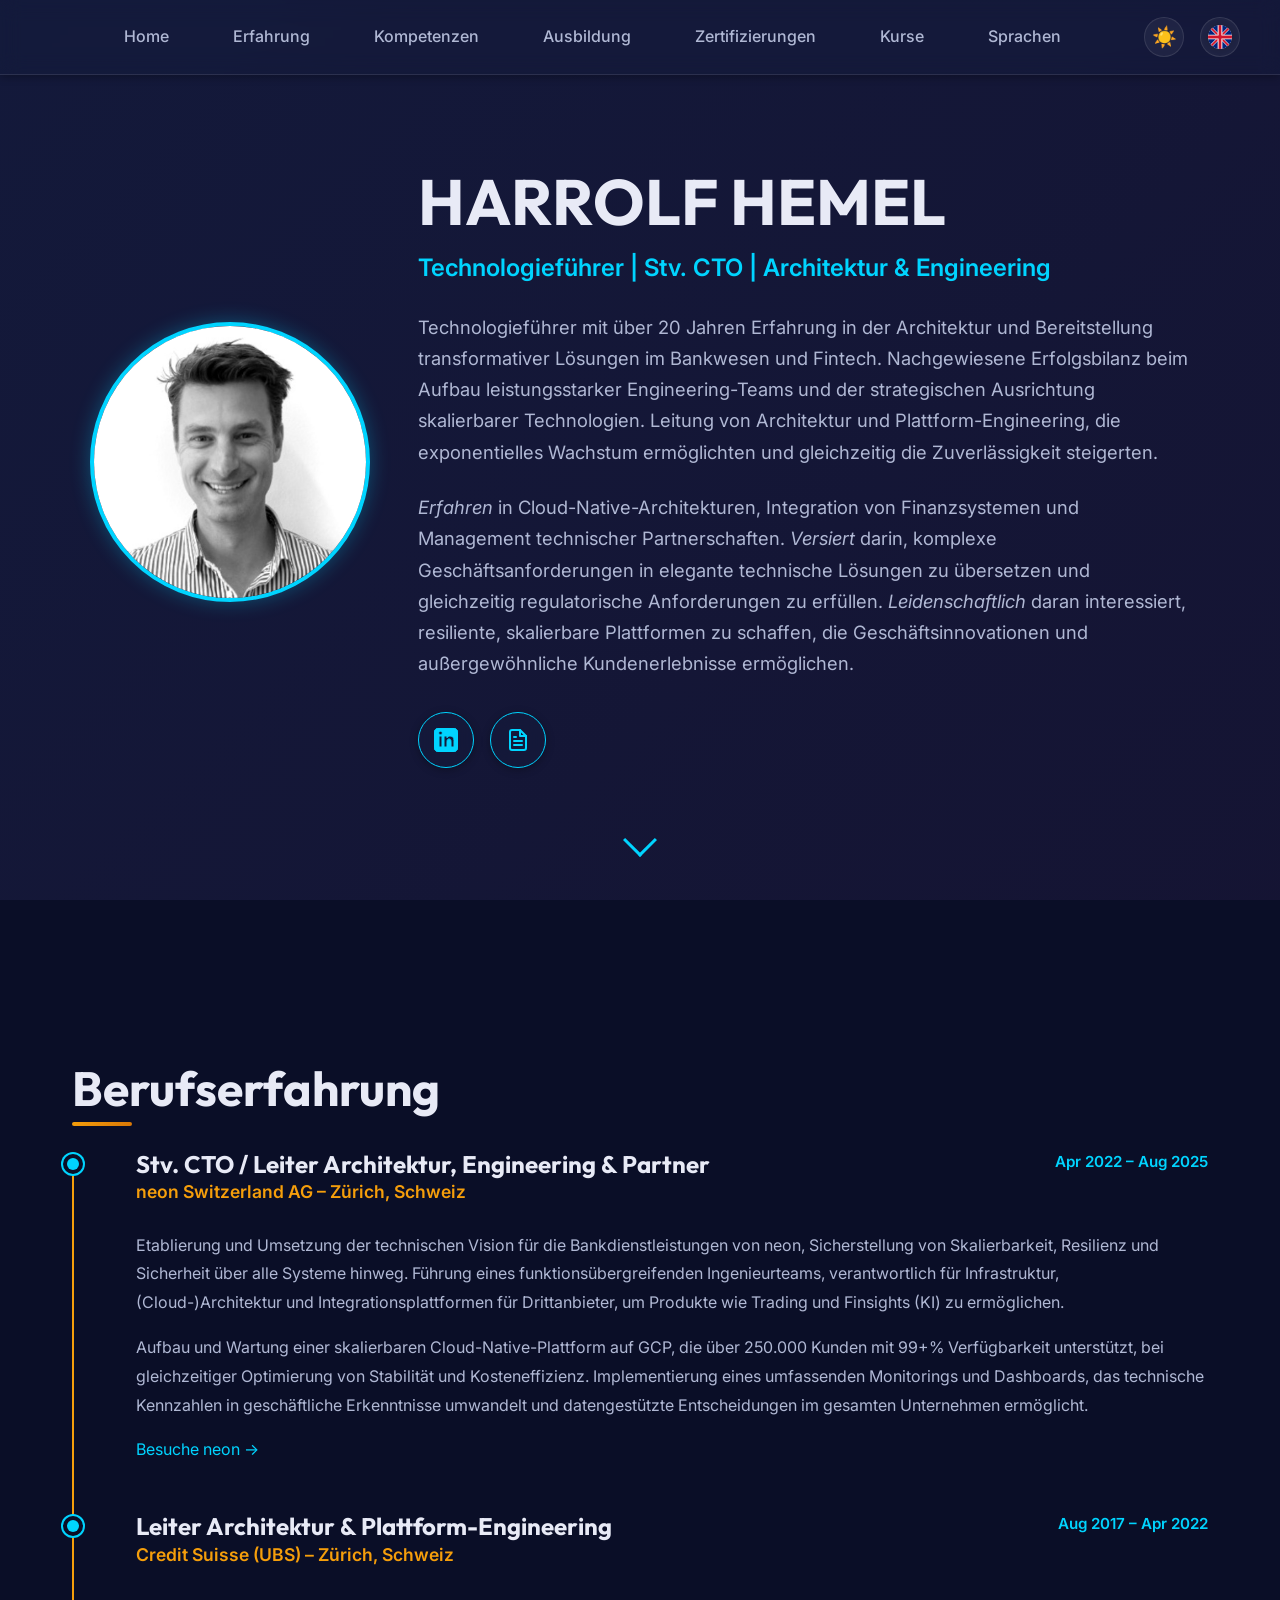
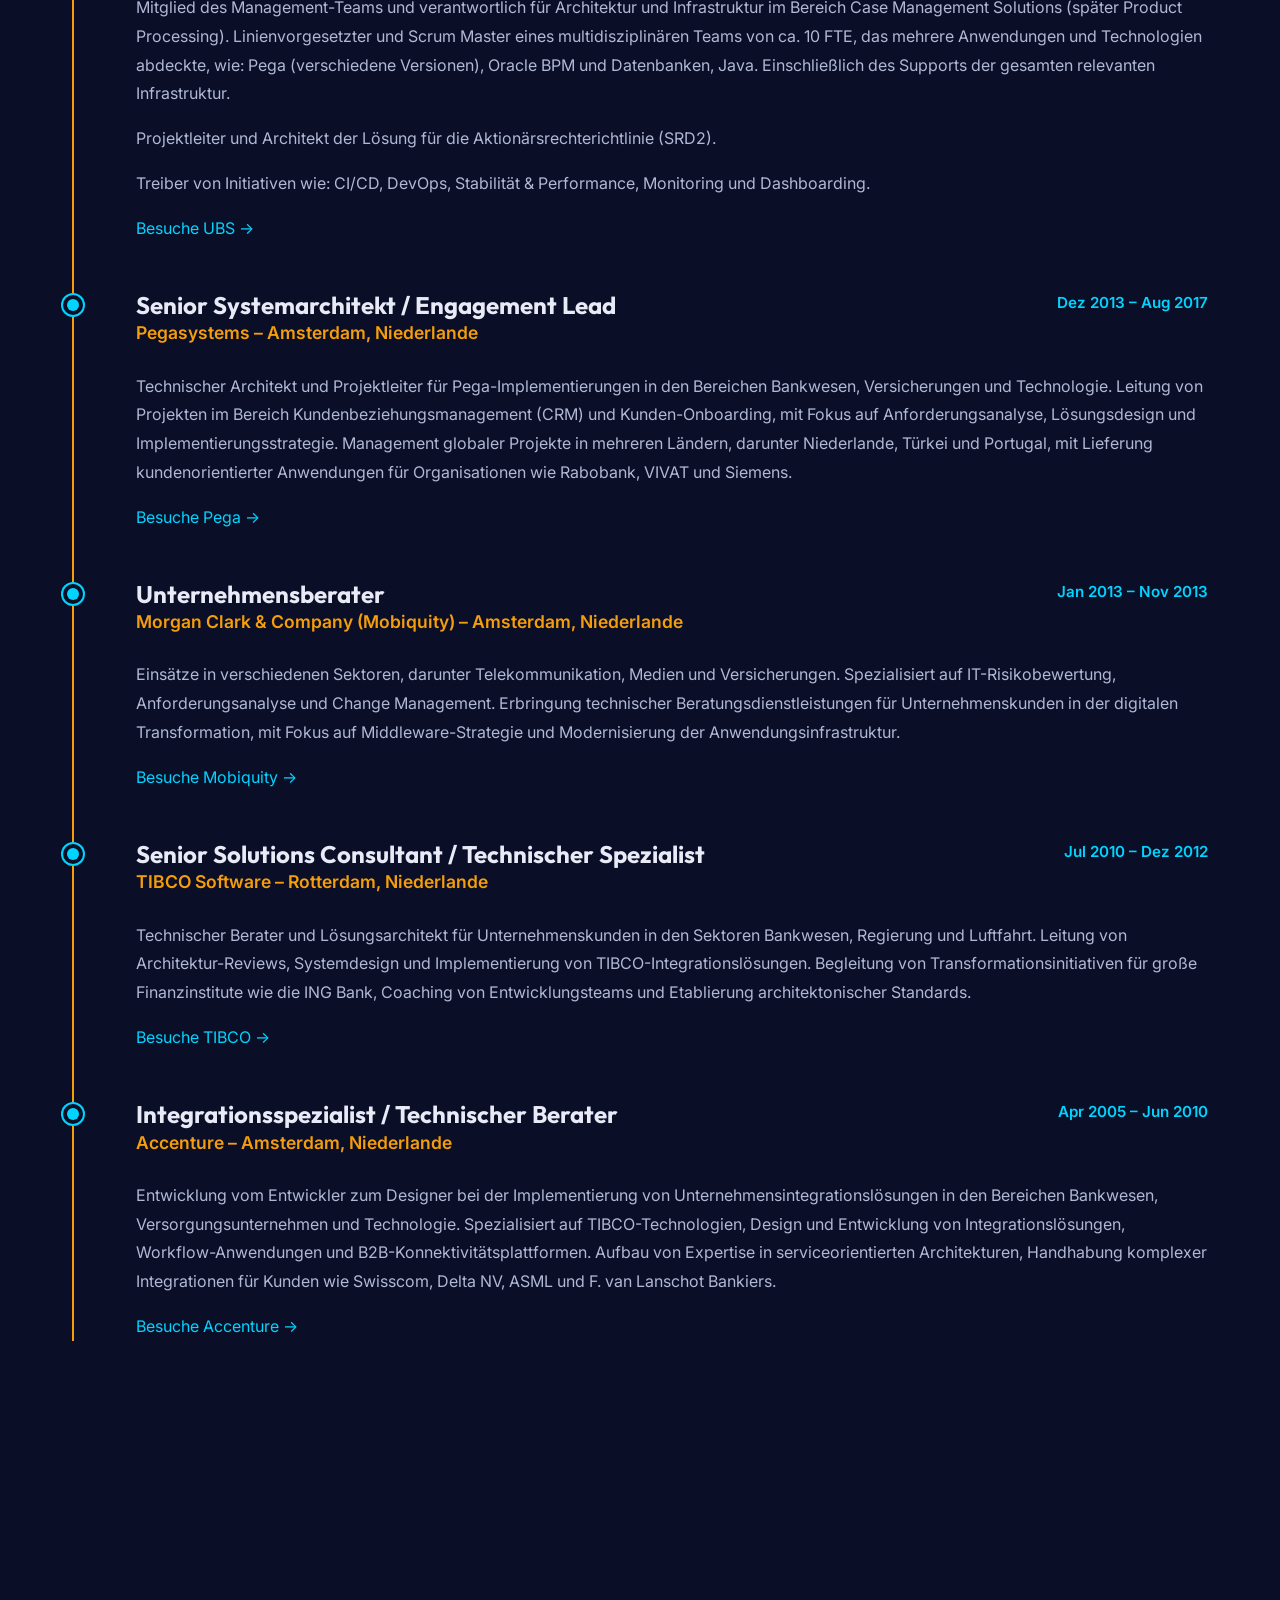
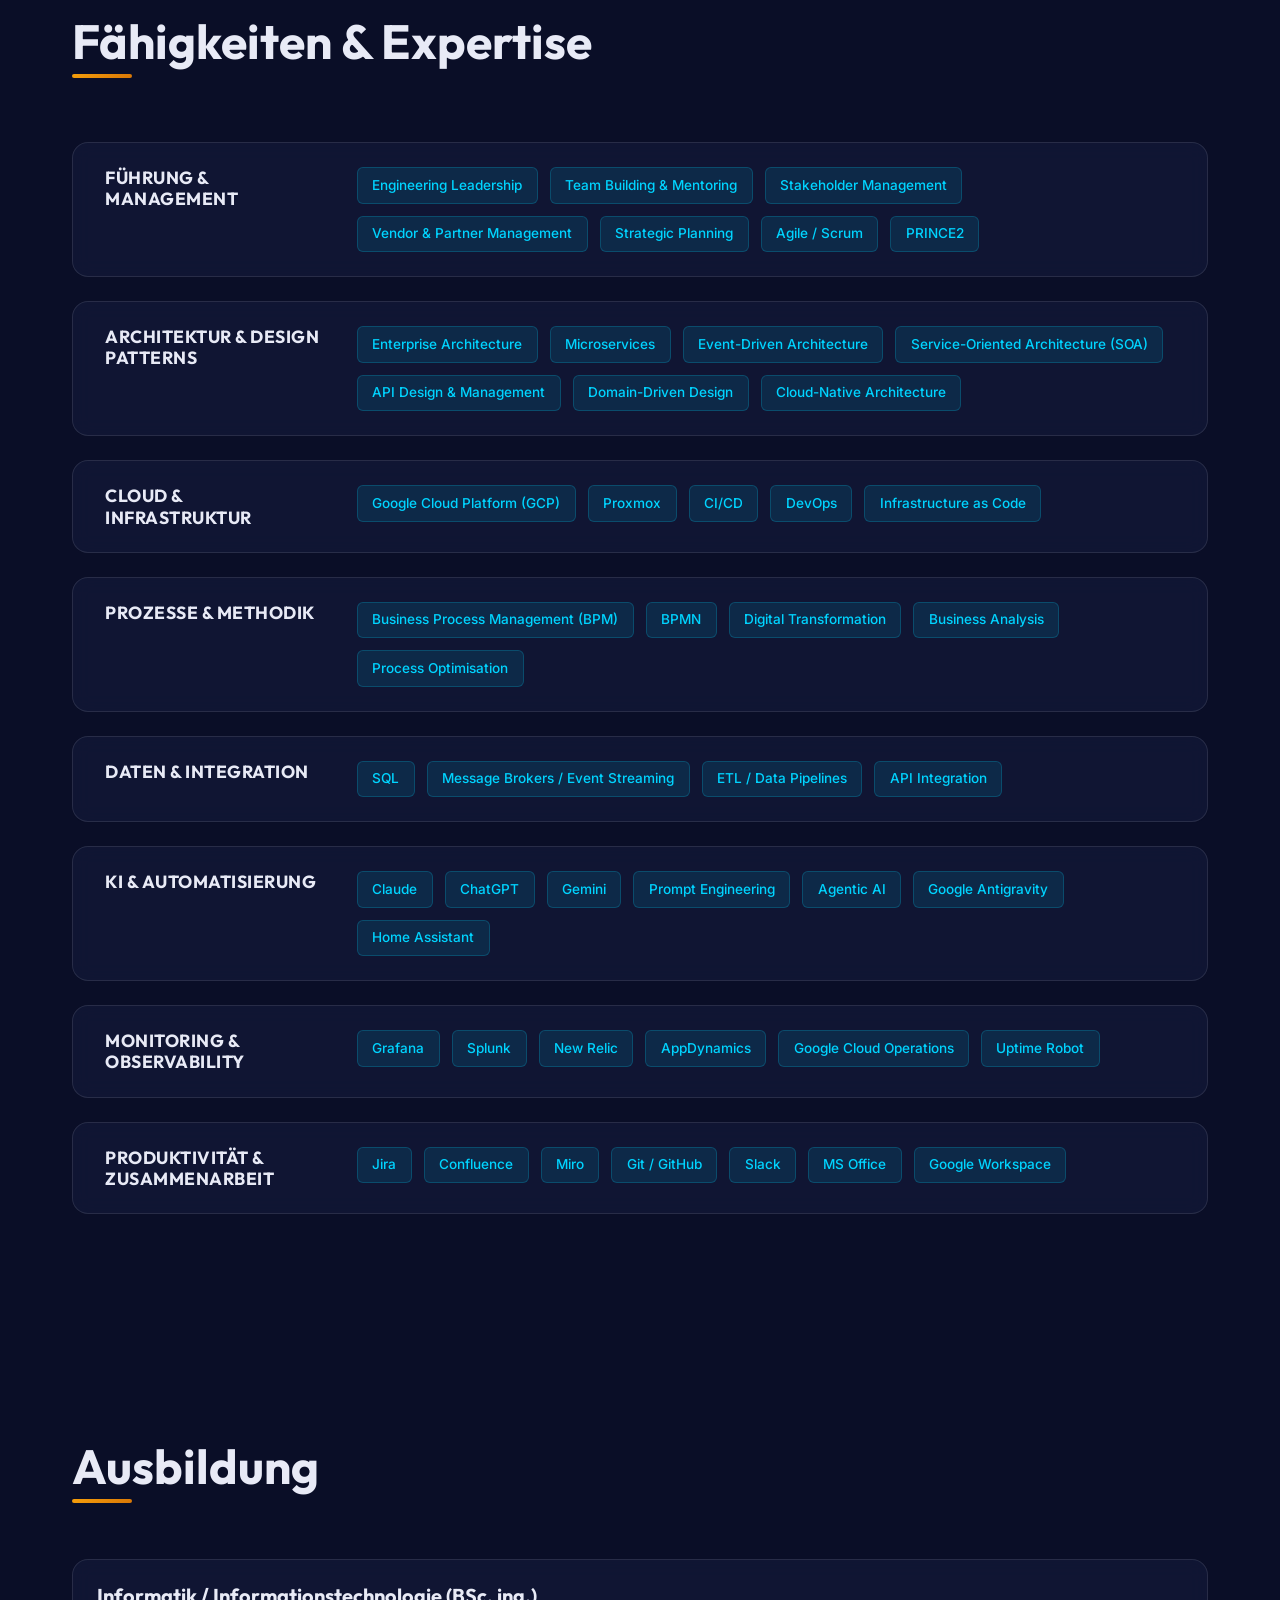
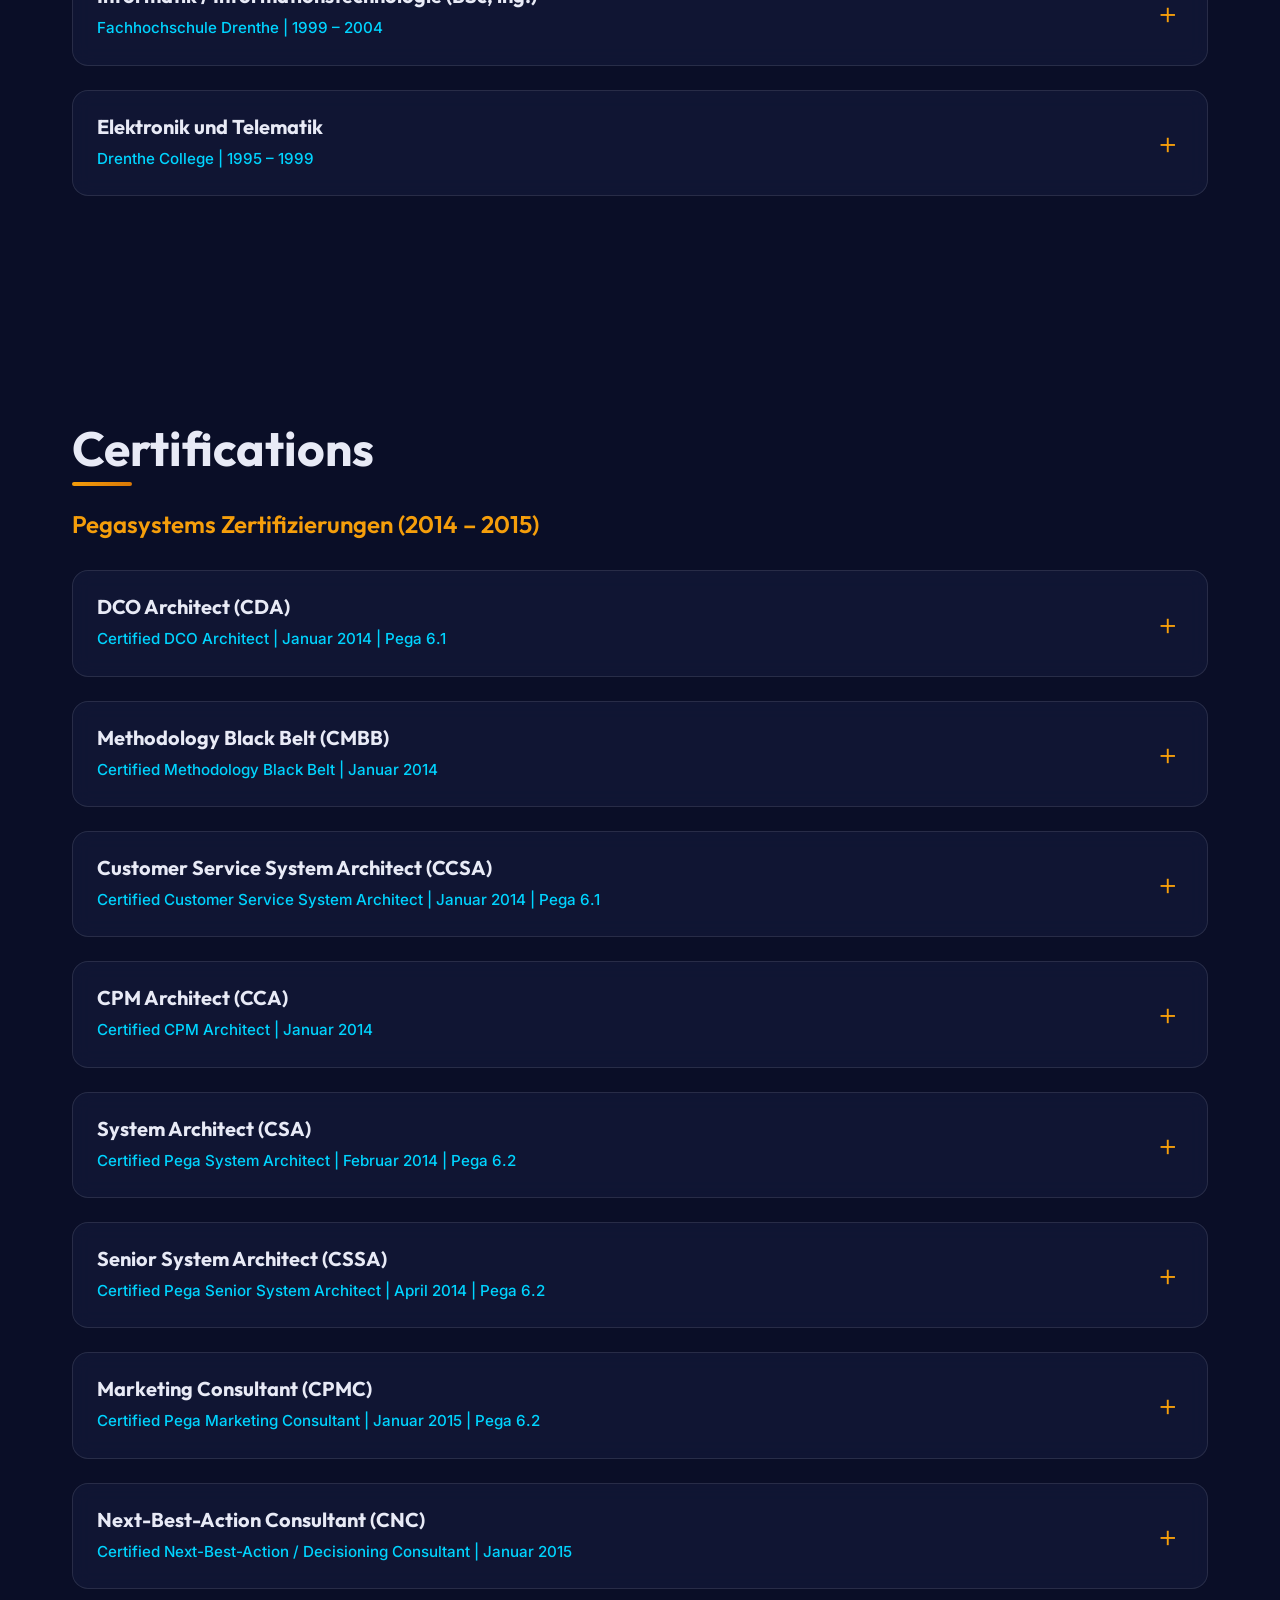
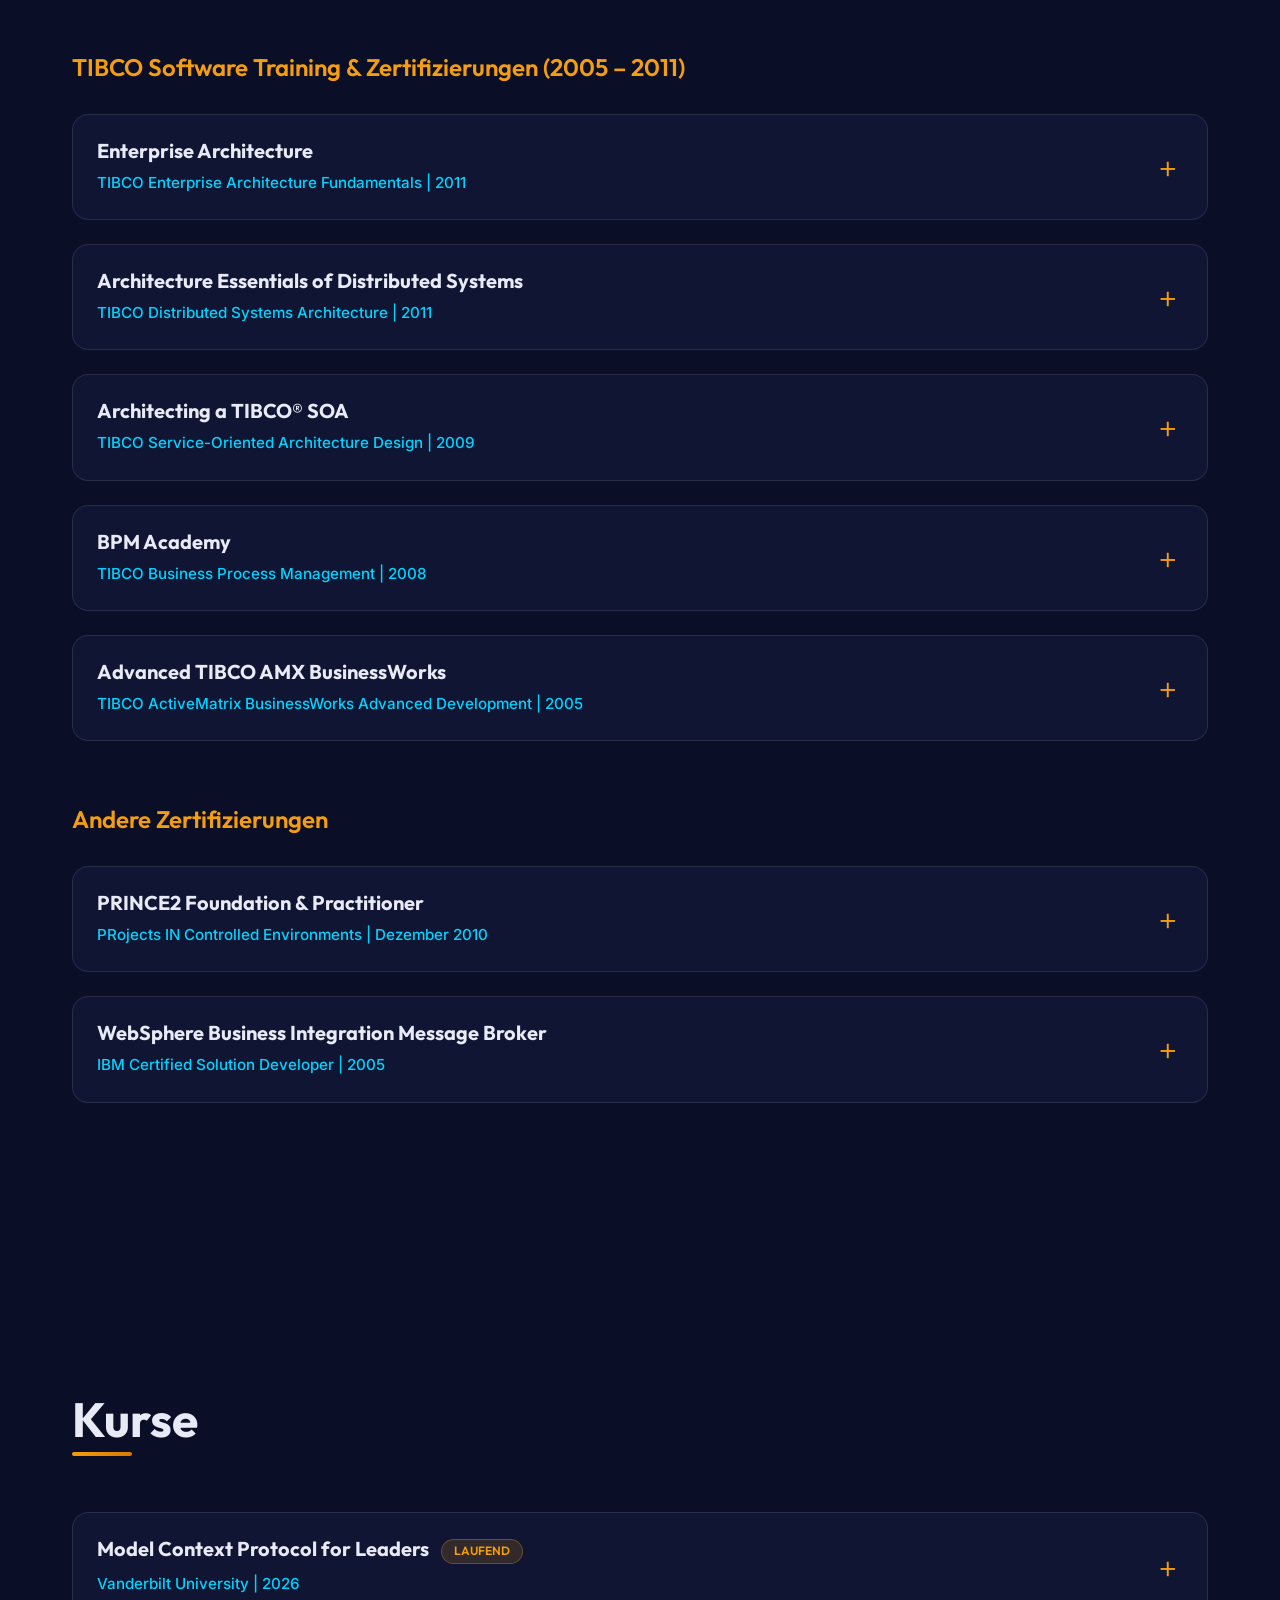
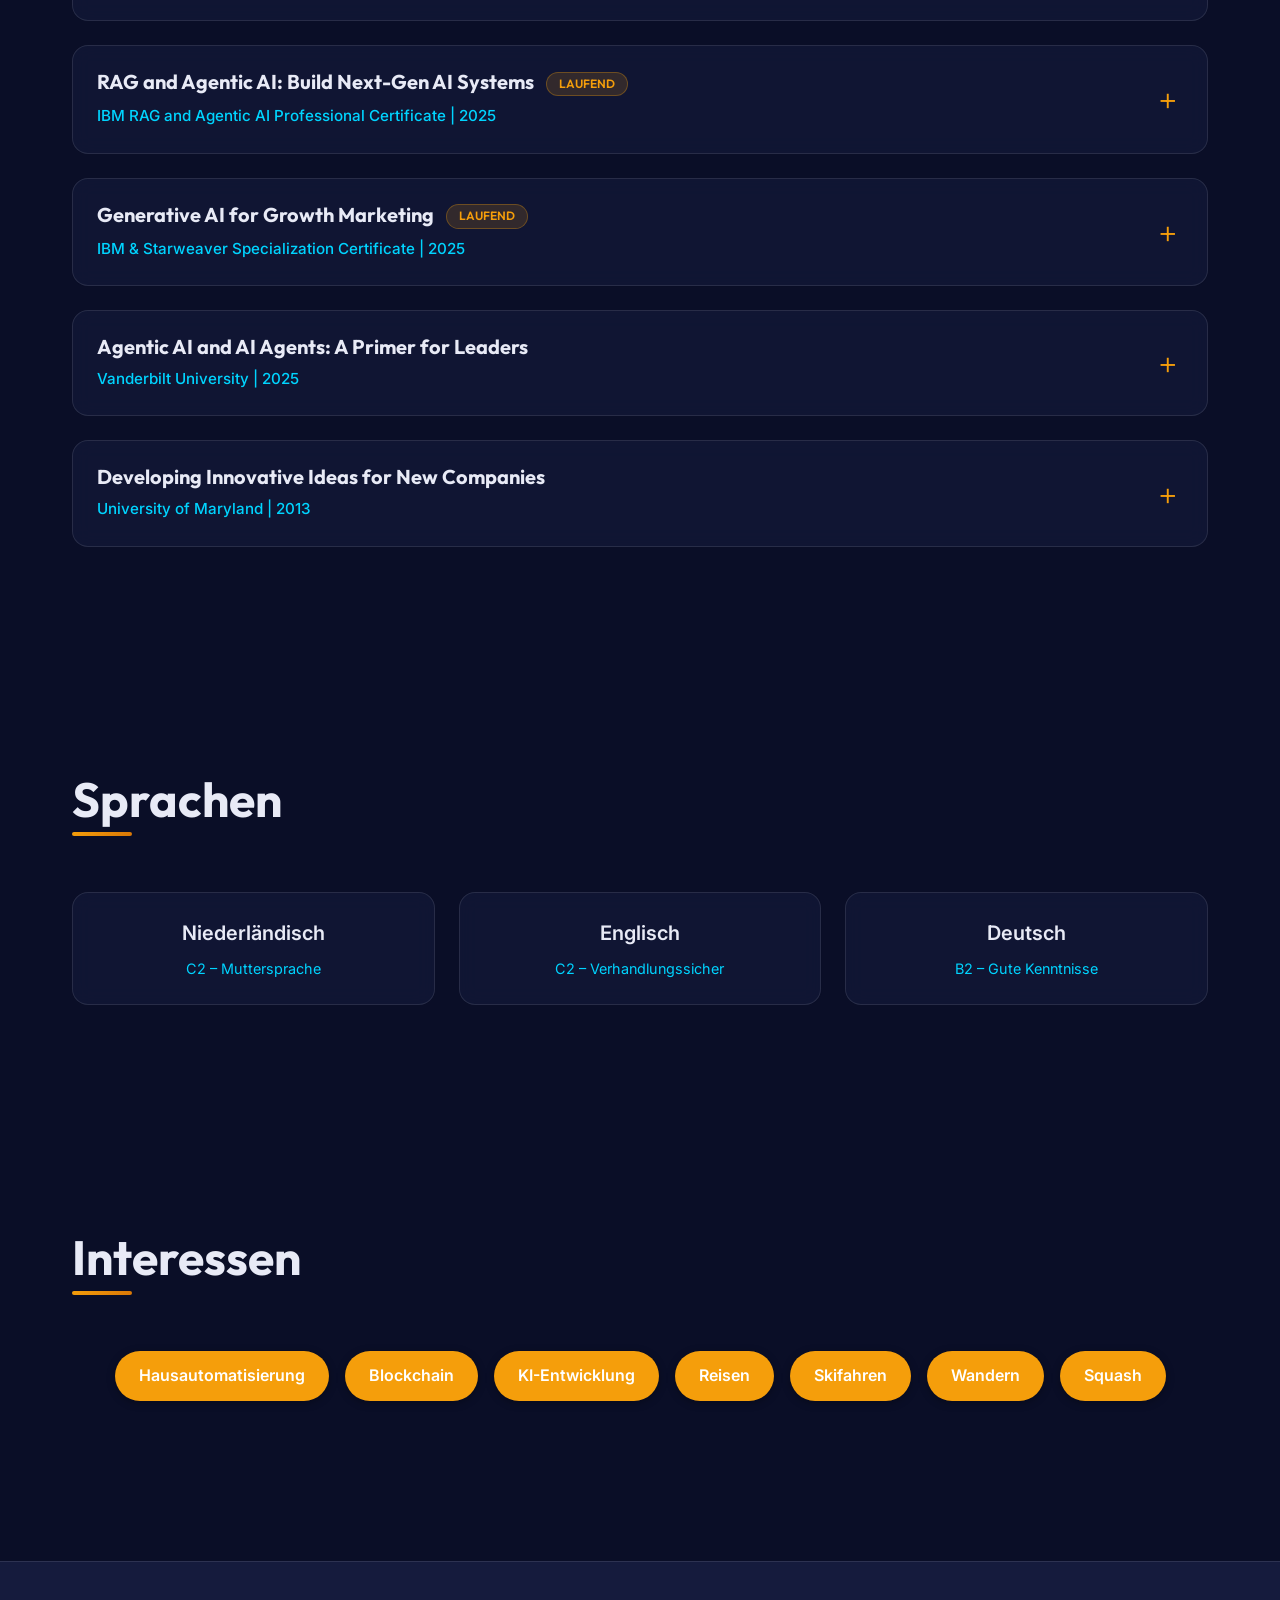
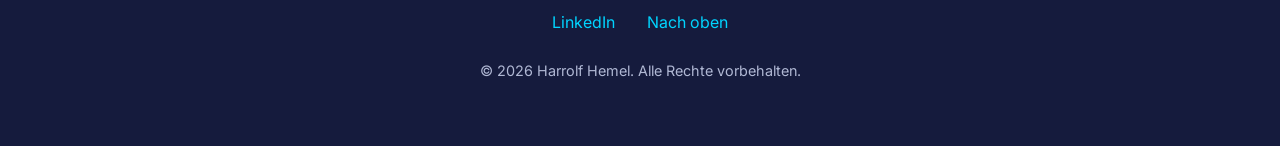
<file: index-de.html>
<!DOCTYPE html>
<html lang="de">

<head>
    <meta charset="UTF-8">
    <meta name="viewport" content="width=device-width, initial-scale=1.0">
    <meta name="theme-color" content="#0a0e27">
    <meta name="description"
        content="Harrolf Hemel - Technologieführer mit über 20 Jahren Erfahrung im Bankwesen und Fintech. Stv. CTO bei neon Switzerland AG.">
    <meta name="keywords" content="Technologieführer, CTO, Bankwesen, Fintech, Cloud-Architektur, Engineering">
    <meta name="author" content="Harrolf Hemel">

    <!-- Open Graph / Social Media -->
    <meta property="og:type" content="website">
    <meta property="og:title" content="Harrolf Hemel - Technologieführer">
    <meta property="og:description"
        content="Technologieführer mit über 20 Jahren Erfahrung in der Architektur und Bereitstellung transformativer Lösungen im Bankwesen und Fintech.">

    <title>Harrolf Hemel - Technologieführer</title>

    <!-- Google Fonts -->
    <link rel="preconnect" href="https://fonts.googleapis.com">
    <link rel="preconnect" href="https://fonts.gstatic.com" crossorigin>
    <link
        href="https://fonts.googleapis.com/css2?family=Inter:wght@400;500;600;700&family=Outfit:wght@600;700;800&display=swap"
        rel="stylesheet">

    <!-- Stylesheet -->
    <link rel="stylesheet" href="style.css">
</head>

<body>
    <!-- Header / Navigationsleiste -->
    <header class="site-header">
        <div class="header-container">
            <!-- Mobile Brand -->
            <a href="#home" class="nav-brand">Harrolf Hemel</a>

            <!-- Desktop Navigation -->
            <nav class="main-nav">
                <ul>
                    <li><a href="#home">Home</a></li>
                    <li>
                        <a href="#experience">Erfahrung</a>
                        <ul class="dropdown">
                            <li><a href="#neon">neon Switzerland AG</a></li>
                            <li><a href="#credit-suisse">Credit Suisse (UBS)</a></li>
                            <li><a href="#pegasystems">Pegasystems</a></li>
                            <li><a href="#mobiquity">Morgan Clark & Company</a></li>
                            <li><a href="#tibco-2010">TIBCO Software</a></li>
                            <li><a href="#accenture">Accenture</a></li>
                        </ul>
                    </li>
                    <li>
                        <a href="#skills">Kompetenzen</a>
                        <ul class="dropdown">
                            <li><a href="#leadership">Führung & Management</a></li>
                            <li><a href="#architecture">Architektur & Design Patterns</a></li>
                            <li><a href="#cloud">Cloud & Infrastruktur</a></li>
                            <li><a href="#process">Prozesse & Methodik</a></li>
                            <li><a href="#data">Daten & Integration</a></li>
                            <li><a href="#ai">KI & Automatisierung</a></li>
                            <li><a href="#monitoring">Monitoring & Observability</a></li>
                            <li><a href="#productivity">Produktivität & Zusammenarbeit</a></li>
                        </ul>
                    </li>
                    <li>
                        <a href="#education">Ausbildung</a>
                        <ul class="dropdown">
                            <li><a href="#bachelors-degree">Informatik (BSc/Ing.)</a></li>
                            <li><a href="#electronics-telematics">Elektronik & Telematik</a></li>
                        </ul>
                    </li>
                    <li>
                        <a href="#certifications">Zertifizierungen</a>
                        <ul class="dropdown">
                            <li><a href="#pega-certs">Pegasystems</a></li>
                            <li><a href="#tibco-certs">TIBCO Software</a></li>
                            <li><a href="#other-certs">Andere</a></li>
                        </ul>
                    </li>
                    <li>
                        <a href="#courses">Kurse</a>
                        <ul class="dropdown">
                            <li><a href="#mcp-leaders">Model Context Protocol</a></li>
                            <li><a href="#ibm-rag">IBM RAG & Agentic AI</a></li>
                            <li><a href="#ibm-growth">Gen AI Growth Marketing</a></li>
                            <li><a href="#vanderbilt-agentic">Vanderbilt Agentic AI</a></li>
                            <li><a href="#maryland-entrepreneurship">Maryland Entrepreneurship</a></li>
                        </ul>
                    </li>
                    <li><a href="#languages">Sprachen</a></li>
                </ul>
            </nav>

            <!-- Header Actions (Toggles + Mobile Menu) -->
            <div class="header-actions">
                <!-- Theme Toggle -->
                <button class="theme-toggle" onclick="toggleTheme()" aria-label="Zum hellen Modus wechseln">
                    <span id="theme-icon">☀️</span>
                </button>

                <!-- Language Toggle -->
                <a href="index.html" class="lang-toggle" aria-label="Wechseln zu Englisch">
                    <svg class="flag-icon" viewBox="0 0 512 512" xmlns="http://www.w3.org/2000/svg">
                        <circle cx="256" cy="256" r="256" fill="#f0f0f0" />
                        <clipPath id="circleUK">
                            <circle cx="256" cy="256" r="256" />
                        </clipPath>
                        <g clip-path="url(#circleUK)">
                            <path d="M0 0h512v512H0z" fill="#00247d" />
                            <path d="M512 0L0 512M0 0l512 512" stroke="#fff" stroke-width="60" />
                            <path d="M512 0L0 512M0 0l512 512" stroke="#cf142b" stroke-width="40" />
                            <path d="M256 0v512M0 256h512" stroke="#fff" stroke-width="100" />
                            <path d="M256 0v512M0 256h512" stroke="#cf142b" stroke-width="60" />
                        </g>
                    </svg>
                </a>

                <!-- Mobile Menu Button -->
                <button class="mobile-menu-toggle" aria-label="Navigationsmenü umschalten" onclick="toggleMobileMenu()">
                    <span class="hamburger-box">
                        <span class="hamburger-inner"></span>
                    </span>
                </button>
            </div>
        </div>
    </header>

    <!-- Hero Section -->
    <section id="home" class="hero">
        <div class="hero-content">
            <div class="hero-image-container">
                <img src="profile_pic.png" alt="Harrolf Hemel" class="hero-image">
            </div>
            <div class="hero-text-content">
                <h1 class="hero-title">HARROLF HEMEL</h1>
                <p class="hero-subtitle">Technologieführer | Stv. CTO | Architektur & Engineering</p>
                <p class="hero-description">
                    Technologieführer mit über 20 Jahren Erfahrung in der Architektur und Bereitstellung transformativer
                    Lösungen im
                    Bankwesen und Fintech.
                    Nachgewiesene Erfolgsbilanz beim Aufbau leistungsstarker Engineering-Teams und der strategischen
                    Ausrichtung skalierbarer Technologien.
                    Leitung von Architektur und Plattform-Engineering, die exponentielles Wachstum ermöglichten und
                    gleichzeitig die
                    Zuverlässigkeit steigerten.
                </p>
                <p class="hero-description">
                    <em>Erfahren</em> in Cloud-Native-Architekturen, Integration von Finanzsystemen und Management
                    technischer
                    Partnerschaften.
                    <em>Versiert</em> darin, komplexe Geschäftsanforderungen in elegante technische Lösungen zu
                    übersetzen und
                    gleichzeitig regulatorische Anforderungen zu erfüllen.
                    <em>Leidenschaftlich</em> daran interessiert, resiliente, skalierbare Plattformen zu schaffen, die
                    Geschäftsinnovationen und
                    außergewöhnliche Kundenerlebnisse ermöglichen.
                </p>
                <div class="hero-links">
                    <a href="https://www.linkedin.com/in/harrolf" target="_blank" rel="noopener noreferrer"
                        class="icon-link" aria-label="LinkedIn Profile">
                        <svg xmlns="http://www.w3.org/2000/svg" width="32" height="32" viewBox="0 0 24 24"
                            fill="currentColor">
                            <path
                                d="M19 0h-14c-2.761 0-5 2.239-5 5v14c0 2.761 2.239 5 5 5h14c2.762 0 5-2.239 5-5v-14c0-2.761-2.238-5-5-5zm-11 19h-3v-11h3v11zm-1.5-12.268c-.966 0-1.75-.79-1.75-1.764s.784-1.764 1.75-1.764 1.75.79 1.75 1.764-.783 1.764-1.75 1.764zm13.5 12.268h-3v-5.604c0-3.368-4-3.113-4 0v5.604h-3v-11h3v1.765c1.396-2.586 7-2.777 7 2.476v6.759z" />
                        </svg>
                    </a>
                    <a href="Harrolf_Hemel_CV.pdf" target="_blank" class="icon-link" aria-label="Herunterladen CV">
                        <svg xmlns="http://www.w3.org/2000/svg" width="32" height="32" viewBox="0 0 24 24" fill="none"
                            stroke="currentColor" stroke-width="2" stroke-linecap="round" stroke-linejoin="round">
                            <path d="M14 2H6a2 2 0 0 0-2 2v16a2 2 0 0 0 2 2h12a2 2 0 0 0 2-2V8z"></path>
                            <polyline points="14 2 14 8 20 8"></polyline>
                            <line x1="16" y1="13" x2="8" y2="13"></line>
                            <line x1="16" y1="17" x2="8" y2="17"></line>
                            <polyline points="10 9 9 9 8 9"></polyline>
                        </svg>
                    </a>
                </div>
            </div>
        </div>
        <div class="scroll-indicator">
            <a href="#experience" aria-label="Nach unten scrollen">
                <span class="chevron"></span>
            </a>
        </div>
    </section>

    <!-- Experience Section -->
    <section id="experience">
        <div class="container">
            <h2>Berufserfahrung</h2>
            <div class="timeline">
                <!-- neon Switzerland AG -->
                <div class="timeline-item" id="neon">
                    <div class="timeline-header">
                        <div>
                            <h3 class="timeline-title">Stv. CTO / Leiter Architektur, Engineering & Partner</h3>
                            <p class="timeline-company">neon Switzerland AG – Zürich, Schweiz</p>
                        </div>
                        <span class="timeline-period">Apr 2022 – Aug 2025</span>
                    </div>
                    <div class="timeline-description">
                        <p>Etablierung und Umsetzung der technischen Vision für die Bankdienstleistungen von neon,
                            Sicherstellung von Skalierbarkeit, Resilienz und Sicherheit über alle Systeme hinweg.
                            Führung eines funktionsübergreifenden Ingenieurteams, verantwortlich für Infrastruktur,
                            (Cloud-)Architektur und Integrationsplattformen für Drittanbieter, um Produkte wie Trading
                            und Finsights (KI) zu ermöglichen.</p>
                        <p>Aufbau und Wartung einer skalierbaren Cloud-Native-Plattform auf GCP, die über 250.000 Kunden
                            mit 99+% Verfügbarkeit unterstützt, bei gleichzeitiger Optimierung von Stabilität und
                            Kosteneffizienz. Implementierung eines umfassenden Monitorings und Dashboards, das
                            technische Kennzahlen in geschäftliche Erkenntnisse umwandelt und datengestützte
                            Entscheidungen im gesamten Unternehmen ermöglicht.</p>
                        <p><a href="https://www.neon-free.ch/" target="_blank" rel="noopener noreferrer">Besuche neon
                                →</a></p>
                    </div>
                </div>

                <!-- Credit Suisse -->
                <div class="timeline-item" id="credit-suisse">
                    <div class="timeline-header">
                        <div>
                            <h3 class="timeline-title">Leiter Architektur & Plattform-Engineering</h3>
                            <p class="timeline-company">Credit Suisse (UBS) – Zürich, Schweiz</p>
                        </div>
                        <span class="timeline-period">Aug 2017 – Apr 2022</span>
                    </div>
                    <div class="timeline-description">
                        <p>Mitglied des Management-Teams und verantwortlich für Architektur und Infrastruktur im Bereich
                            Case Management Solutions (später Product Processing). Linienvorgesetzter und Scrum Master
                            eines multidisziplinären Teams von ca. 10 FTE, das mehrere Anwendungen und Technologien
                            abdeckte, wie: Pega (verschiedene Versionen), Oracle BPM und Datenbanken, Java.
                            Einschließlich des Supports der gesamten relevanten Infrastruktur.</p>
                        <p>Projektleiter und Architekt der Lösung für die Aktionärsrechterichtlinie (SRD2).</p>
                        <p>Treiber von Initiativen wie: CI/CD, DevOps, Stabilität & Performance, Monitoring und
                            Dashboarding.</p>
                        <p><a href="https://www.ubs.com/" target="_blank" rel="noopener noreferrer">Besuche UBS →</a>
                        </p>
                    </div>
                </div>

                <!-- Pegasystems -->
                <div class="timeline-item" id="pegasystems">
                    <div class="timeline-header">
                        <div>
                            <h3 class="timeline-title">Senior Systemarchitekt / Engagement Lead</h3>
                            <p class="timeline-company">Pegasystems – Amsterdam, Niederlande</p>
                        </div>
                        <span class="timeline-period">Dez 2013 – Aug 2017</span>
                    </div>
                    <div class="timeline-description">
                        <p>Technischer Architekt und Projektleiter für Pega-Implementierungen in den Bereichen
                            Bankwesen, Versicherungen und Technologie. Leitung von Projekten im Bereich
                            Kundenbeziehungsmanagement (CRM) und Kunden-Onboarding, mit Fokus auf Anforderungsanalyse,
                            Lösungsdesign und Implementierungsstrategie. Management globaler Projekte in mehreren
                            Ländern, darunter Niederlande, Türkei und Portugal, mit Lieferung kundenorientierter
                            Anwendungen für Organisationen wie Rabobank, VIVAT und Siemens.</p>
                        <p><a href="https://www.pega.com" target="_blank" rel="noopener noreferrer">Besuche Pega →</a>
                        </p>
                    </div>
                </div>

                <!-- Morgan Clark & Company -->
                <div class="timeline-item" id="mobiquity">
                    <div class="timeline-header">
                        <div>
                            <h3 class="timeline-title">Unternehmensberater</h3>
                            <p class="timeline-company">Morgan Clark & Company (Mobiquity) – Amsterdam, Niederlande</p>
                        </div>
                        <span class="timeline-period">Jan 2013 – Nov 2013</span>
                    </div>
                    <div class="timeline-description">
                        <p>Einsätze in verschiedenen Sektoren, darunter Telekommunikation, Medien und Versicherungen.
                            Spezialisiert auf IT-Risikobewertung, Anforderungsanalyse und Change Management. Erbringung
                            technischer Beratungsdienstleistungen für Unternehmenskunden in der digitalen
                            Transformation, mit Fokus auf Middleware-Strategie und Modernisierung der
                            Anwendungsinfrastruktur.</p>
                        <p><a href="https://mobiquitytechnologies.com" target="_blank" rel="noopener noreferrer">Besuche
                                Mobiquity →</a></p>
                    </div>
                </div>

                <!-- TIBCO Software -->
                <div class="timeline-item" id="tibco-2010">
                    <div class="timeline-header">
                        <div>
                            <h3 class="timeline-title">Senior Solutions Consultant / Technischer Spezialist</h3>
                            <p class="timeline-company">TIBCO Software – Rotterdam, Niederlande</p>
                        </div>
                        <span class="timeline-period">Jul 2010 – Dez 2012</span>
                    </div>
                    <div class="timeline-description">
                        <p>Technischer Berater und Lösungsarchitekt für Unternehmenskunden in den Sektoren Bankwesen,
                            Regierung und Luftfahrt. Leitung von Architektur-Reviews, Systemdesign und Implementierung
                            von TIBCO-Integrationslösungen. Begleitung von Transformationsinitiativen für große
                            Finanzinstitute wie die ING Bank, Coaching von Entwicklungsteams und Etablierung
                            architektonischer Standards.</p>
                        <p><a href="https://www.tibco.com" target="_blank" rel="noopener noreferrer">Besuche TIBCO →</a>
                        </p>
                    </div>
                </div>

                <!-- Accenture -->
                <div class="timeline-item" id="accenture">
                    <div class="timeline-header">
                        <div>
                            <h3 class="timeline-title">Integrationsspezialist / Technischer Berater</h3>
                            <p class="timeline-company">Accenture – Amsterdam, Niederlande</p>
                        </div>
                        <span class="timeline-period">Apr 2005 – Jun 2010</span>
                    </div>
                    <div class="timeline-description">
                        <p>Entwicklung vom Entwickler zum Designer bei der Implementierung von
                            Unternehmensintegrationslösungen in den Bereichen Bankwesen, Versorgungsunternehmen und
                            Technologie. Spezialisiert auf TIBCO-Technologien, Design und Entwicklung von
                            Integrationslösungen, Workflow-Anwendungen und B2B-Konnektivitätsplattformen. Aufbau von
                            Expertise in serviceorientierten Architekturen, Handhabung komplexer Integrationen für
                            Kunden wie Swisscom, Delta NV, ASML und F. van Lanschot Bankiers.</p>
                        <p><a href="https://www.accenture.com/" target="_blank" rel="noopener noreferrer">Besuche
                                Accenture →</a></p>
                    </div>
                </div>
            </div>
        </div>
    </section>

    <!-- Skills Section -->
    <section id="skills">
        <div class="container">
            <h2>Fähigkeiten & Expertise</h2>
            <div class="skills-grid">
                <!-- Leadership & Management -->
                <div class="skill-category" id="leadership">
                    <h3>Führung & Management</h3>
                    <div class="skill-tags">
                        <span class="skill-tag">Engineering Leadership</span>
                        <span class="skill-tag">Team Building & Mentoring</span>
                        <span class="skill-tag">Stakeholder Management</span>
                        <span class="skill-tag">Vendor & Partner Management</span>
                        <span class="skill-tag">Strategic Planning</span>
                        <span class="skill-tag">Agile / Scrum</span>
                        <span class="skill-tag">PRINCE2</span>
                    </div>
                </div>

                <!-- Architecture & Design Patterns -->
                <div class="skill-category" id="architecture">
                    <h3>Architektur & Design Patterns</h3>
                    <div class="skill-tags">
                        <span class="skill-tag">Enterprise Architecture</span>
                        <span class="skill-tag">Microservices</span>
                        <span class="skill-tag">Event-Driven Architecture</span>
                        <span class="skill-tag">Service-Oriented Architecture (SOA)</span>
                        <span class="skill-tag">API Design & Management</span>
                        <span class="skill-tag">Domain-Driven Design</span>
                        <span class="skill-tag">Cloud-Native Architecture</span>
                    </div>
                </div>

                <!-- Cloud & Infrastructure -->
                <div class="skill-category" id="cloud">
                    <h3>Cloud & Infrastruktur</h3>
                    <div class="skill-tags">
                        <span class="skill-tag">Google Cloud Platform (GCP)</span>
                        <span class="skill-tag">Proxmox</span>
                        <span class="skill-tag">CI/CD</span>
                        <span class="skill-tag">DevOps</span>
                        <span class="skill-tag">Infrastructure as Code</span>
                    </div>
                </div>

                <!-- Process & Methodology -->
                <div class="skill-category" id="process">
                    <h3>Prozesse & Methodik</h3>
                    <div class="skill-tags">
                        <span class="skill-tag">Business Process Management (BPM)</span>
                        <span class="skill-tag">BPMN</span>
                        <span class="skill-tag">Digital Transformation</span>
                        <span class="skill-tag">Business Analysis</span>
                        <span class="skill-tag">Process Optimisation</span>
                    </div>
                </div>

                <!-- Data & Integration -->
                <div class="skill-category" id="data">
                    <h3>Daten & Integration</h3>
                    <div class="skill-tags">
                        <span class="skill-tag">SQL</span>
                        <span class="skill-tag">Message Brokers / Event Streaming</span>
                        <span class="skill-tag">ETL / Data Pipelines</span>
                        <span class="skill-tag">API Integration</span>
                    </div>
                </div>

                <!-- AI & Automation -->
                <div class="skill-category" id="ai">
                    <h3>KI & Automatisierung</h3>
                    <div class="skill-tags">
                        <span class="skill-tag">Claude</span>
                        <span class="skill-tag">ChatGPT</span>
                        <span class="skill-tag">Gemini</span>
                        <span class="skill-tag">Prompt Engineering</span>
                        <span class="skill-tag">Agentic AI</span>
                        <span class="skill-tag">Google Antigravity</span>
                        <span class="skill-tag">Home Assistant</span>
                    </div>
                </div>

                <!-- Monitoring & Observability -->
                <div class="skill-category" id="monitoring">
                    <h3>Monitoring & Observability</h3>
                    <div class="skill-tags">
                        <span class="skill-tag">Grafana</span>
                        <span class="skill-tag">Splunk</span>
                        <span class="skill-tag">New Relic</span>
                        <span class="skill-tag">AppDynamics</span>
                        <span class="skill-tag">Google Cloud Operations</span>
                        <span class="skill-tag">Uptime Robot</span>
                    </div>
                </div>

                <!-- Productivity & Collaboration -->
                <div class="skill-category" id="productivity">
                    <h3>Produktivität & Zusammenarbeit</h3>
                    <div class="skill-tags">
                        <span class="skill-tag">Jira</span>
                        <span class="skill-tag">Confluence</span>
                        <span class="skill-tag">Miro</span>
                        <span class="skill-tag">Git / GitHub</span>
                        <span class="skill-tag">Slack</span>
                        <span class="skill-tag">MS Office</span>
                        <span class="skill-tag">Google Workspace</span>
                    </div>
                </div>
            </div>
        </div>
    </section>

    <!-- Education Section -->
    <section id="education">
        <div class="container">
            <h2>Ausbildung</h2>
            <div class="certifications-grid">
                <!-- Computer Science / IT Degree -->
                <div class="certification-card" id="bachelors-degree">
                    <div class="certification-header" onclick="toggleCertification(this)">
                        <div>
                            <h4 class="certification-title">Informatik / Informationstechnologie (BSc, ing.)</h4>
                            <p class="certification-subtitle">Fachhochschule Drenthe | 1999 – 2004</p>
                        </div>
                        <span class="expand-icon">+</span>
                    </div>
                    <div class="certification-details">
                        <p>Vierjähriges HBO-Bachelorstudium in Informatik und Informationstechnologie an der Hogeschool
                            Drenthe – einer Fachhochschule in der Provinz Drenthe, Niederlande, mit Standorten in Assen,
                            Emmen und Meppel (fusioniert 2008 mit der CHN zur Stenden Hogeschool, jetzt NHL Stenden).
                        </p>
                        <p>Umfassender Lehrplan mit Grundlagen der Softwareentwicklung, Systemanalyse und -design,
                            Datenbankmanagementsystemen und Programmiermethoden. Kernstudien umfassten objektorientierte
                            Programmierung, Datenstrukturen und Algorithmen, Informationssystementwicklung,
                            Netzwerkinfrastruktur und Systemadministration. Schwerpunkt auf praxisorientiertem Lernen
                            mit branchenrelevanten Anwendungen, Verbindung von theoretischen Grundlagen mit praktischer
                            Entwicklung technischer Fähigkeiten.</p>
                        <p>Das Programm vermittelte Kompetenzen über den gesamten Lebenszyklus von Informationssystemen:
                            Anforderungsanalyse, Systemdesign, Implementierung, Testen und Wartung. Zusätzlicher Fokus
                            auf aufkommende Technologien jener Zeit, einschließlich Webentwicklung, verteilte Systeme
                            und Enterprise Application Integration. Das Abschlussprojekt (Afstudeerstage) beinhaltete
                            die Anwendung des erworbenen Wissens in einem professionellen Umfeld und schlug die Brücke
                            zwischen akademischem Lernen und Industriepraxis.</p>
                        <p>Der Titel <strong>"ing."</strong> (Ingenieur) ist eine gesetzlich geschützte
                            Berufsbezeichnung in den Niederlanden, die nach Abschluss eines technischen HBO-Studiengangs
                            verliehen wird.</p>
                    </div>
                </div>

                <!-- Electronics and Telematics -->
                <div class="certification-card" id="electronics-telematics">
                    <div class="certification-header" onclick="toggleCertification(this)">
                        <div>
                            <h4 class="certification-title">Elektronik und Telematik</h4>
                            <p class="certification-subtitle">Drenthe College | 1995 – 1999</p>
                        </div>
                        <span class="expand-icon">+</span>
                    </div>
                    <div class="certification-details">
                        <p>Vierjährige MBO-Berufsausbildung in Elektronik und Telematik am Drenthe College – einem
                            regionalen Berufsbildungszentrum (ROC) in der Provinz Drenthe, Niederlande. Diese technische
                            Qualifikation vermittelte fundierte Fachkenntnisse sowohl in der Elektroniktechnik als auch
                            in Telekommunikationssystemen.</p>
                        <p>Die Komponente <strong>Elektronik</strong> deckte ab: Stromkreistheorie, analoge und digitale
                            Elektronik, elektronische Bauteile und Systeme, Messtechnik, Schaltungsdesign und
                            Fehlersuchmethoden. Die praktische Ausbildung umfasste die Arbeit mit elektronischen
                            Messgeräten, das Interpretieren technischer Schaltpläne sowie die Installation, Wartung und
                            Reparatur elektronischer Systeme und Anlagen.</p>
                        <p>Die Spezialisierung <strong>Telematik</strong> (Telekommunikation + Informatik) konzentrierte
                            sich auf die Konvergenz von Telekommunikation und Informationstechnologie – behandelte
                            Datenkommunikation, Netzwerkprotokolle, Übertragungstechnologien, Telefoniesysteme und die
                            Infrastruktur für den elektronischen Informationsaustausch. Dies umfasste sowohl Kupfer- als
                            auch frühe Glasfasertechnologien, Signalsysteme und die aufkommende digitale
                            Telekommunikationslandschaft der späten 1990er Jahre.</p>
                        <p>Das kombinierte Programm bot eine solide technische Grundlage, die Hardware-Elektronik mit
                            Kommunikationstechnologie verband – Fähigkeiten, die direkt im sich schnell entwickelnden
                            IKT-Sektor anwendbar waren und als ideale Vorbereitung für das anschließende
                            Hochschulstudium der Informatik dienten.</p>
                    </div>
                </div>
            </div>
        </div>
    </section>

    <!-- Certifications Section -->
    <section id="certifications">
        <div class="container">
            <h2>Certifications</h2>

            <!-- Pegasystems Certifications -->
            <div class="certification-group" id="pega-certs">
                <h3 class="certification-group-title">Pegasystems Zertifizierungen (2014 – 2015)</h3>
                <div class="certifications-grid">
                    <!-- DCO Architect -->
                    <div class="certification-card" id="pega-dco">
                        <div class="certification-header" onclick="toggleCertification(this)">
                            <div>
                                <h4 class="certification-title">DCO Architect (CDA)</h4>
                                <p class="certification-subtitle">Certified DCO Architect | Januar 2014 | Pega 6.1</p>
                            </div>
                            <span class="expand-icon">+</span>
                        </div>
                        <div class="certification-details">
                            <p>Spezialisiert auf Pegas Directly Capture Objectives (DCO)-Methodik – eine kollaborative
                                Disziplin, die die Ausrichtung von Business und IT während des gesamten
                                Anwendungslebenszyklus ermöglicht. Expertise in der Moderation von DCO-Sitzungen, um
                                Geschäftsanforderungen direkt in die Pega-Plattform zu übertragen, wodurch
                                Übersetzungsfehler eliminiert und die Bereitstellung beschleunigt werden. Versiert im
                                Einsatz visueller Tools im App Studio zur Modellierung von Falllebenszyklen, Workflows
                                und Benutzeroberflächen in Echtzeit mit Stakeholdern. Erfahren in der Orchestrierung
                                funktionsübergreifender Teams durch die Discover-, Prepare-, Build- und Adopt-Phasen der
                                Pega-Express-Bereitstellung.</p>
                        </div>
                    </div>

                    <!-- Methodology Black Belt -->
                    <div class="certification-card" id="pega-cmbb">
                        <div class="certification-header" onclick="toggleCertification(this)">
                            <div>
                                <h4 class="certification-title">Methodology Black Belt (CMBB)</h4>
                                <p class="certification-subtitle">Certified Methodology Black Belt | Januar 2014</p>
                            </div>
                            <span class="expand-icon">+</span>
                        </div>
                        <div class="certification-details">
                            <p>Fortgeschrittene Zertifizierung, die tiefgehendes Fachwissen in
                                Pegasystems-Implementierungsmethodiken validiert, einschließlich Pega Express und
                                SmartBPM. Versiert im Project Methodology Framework (PMF) und Test Management Framework
                                (TMF). Erfahren in der Führung von Projektteams durch agile, iterative Liefermodelle bei
                                gleichzeitiger Sicherstellung der Einhaltung der "Ten Guardrails to Success". Expertise
                                in der Definition des Projektumfangs, dem Backlog-Management und der Förderung der
                                Abstimmung zwischen geschäftlichen und technischen Ressourcen während des gesamten
                                Implementierungslebenszyklus.</p>
                        </div>
                    </div>

                    <!-- Customer Service System Architect -->
                    <div class="certification-card" id="pega-ccsa">
                        <div class="certification-header" onclick="toggleCertification(this)">
                            <div>
                                <h4 class="certification-title">Customer Service System Architect (CCSA)</h4>
                                <p class="certification-subtitle">Certified Customer Service System Architect | Januar
                                    2014 | Pega 6.1</p>
                            </div>
                            <span class="expand-icon">+</span>
                        </div>
                        <div class="certification-details">
                            <p>Spezialisierte Zertifizierung für die Implementierung von Pega Customer Service-Lösungen
                                auf Basis der Pega-Plattform. Expertise in Design und Aufbau von
                                Omni-Channel-Contact-Center-Anwendungen, Case-Management-Workflows und Konfigurationen
                                für Kundendienst-Desktops. Versiert in der Nutzung des Out-of-the-Box Customer Service
                                Frameworks von Pega zur Schaffung einheitlicher Agentenerlebnisse, Optimierung von
                                Serviceinteraktionen und Ermöglichung intelligenter Weiterleitung und Arbeitsverteilung.
                            </p>
                        </div>
                    </div>

                    <!-- CPM Architect -->
                    <div class="certification-card" id="pega-cca">
                        <div class="certification-header" onclick="toggleCertification(this)">
                            <div>
                                <h4 class="certification-title">CPM Architect (CCA)</h4>
                                <p class="certification-subtitle">Certified CPM Architect | Januar 2014</p>
                            </div>
                            <span class="expand-icon">+</span>
                        </div>
                        <div class="certification-details">
                            <p>Zertifizierung für Systemarchitekten mit Fokus auf der Bereitstellung von Pegas Customer
                                Process Manager Contact-Center-Lösungen. Expertise in Konfiguration und Erweiterung des
                                CPM-Frameworks für Enterprise Contact Center-Umgebungen, einschließlich Workforce
                                Intelligence, Interaktionsmanagement und Service-Level-Optimierung. Erfahren in der
                                Implementierung kundenzentrierter Prozessabläufe, die die Servicebereitstellung im
                                Front-Office mit der Falllösung im Back-Office verbinden.</p>
                        </div>
                    </div>

                    <!-- System Architect -->
                    <div class="certification-card" id="pega-csa">
                        <div class="certification-header" onclick="toggleCertification(this)">
                            <div>
                                <h4 class="certification-title">System Architect (CSA)</h4>
                                <p class="certification-subtitle">Certified Pega System Architect | Februar 2014 | Pega
                                    6.2</p>
                            </div>
                            <span class="expand-icon">+</span>
                        </div>
                        <div class="certification-details">
                            <p>Zertifizierung auf Grundlagen-Ebene, die Kernkompetenzen in der
                                Pega-Anwendungsentwicklung unter Verwendung der Low-Code-, modellgetriebenen Umgebung
                                der Pega-Plattform validiert. Versiert in Case Lifecycle Management, Datenmodellierung,
                                Prozessautomatisierung und Benutzeroberflächendesign mit App Studio und Dev Studio.
                                Erfahren in der Konfiguration von Regeln, dem Aufbau von Integrationen und der Anwendung
                                von Pega-Guardrails für eine wartbare Anwendungsarchitektur. Expertise umfasst die Pega
                                Infinity-Plattform einschließlich Constellation UI, Cloud-Bereitstellungsmodelle und
                                GenAI-gestützte Entwicklungstools.</p>
                        </div>
                    </div>

                    <!-- Senior System Architect -->
                    <div class="certification-card" id="pega-cssa">
                        <div class="certification-header" onclick="toggleCertification(this)">
                            <div>
                                <h4 class="certification-title">Senior System Architect (CSSA)</h4>
                                <p class="certification-subtitle">Certified Pega Senior System Architect | April 2014 |
                                    Pega 6.2</p>
                            </div>
                            <span class="expand-icon">+</span>
                        </div>
                        <div class="certification-details">
                            <p>Fortgeschrittene technische Zertifizierung, die auf CSA-Grundlagen aufbaut, mit Expertise
                                in skalierbarem, unternehmenstauglichem Anwendungsdesign. Spezialisiert auf
                                fortgeschrittene Regelentwicklung, Architektur wiederverwendbarer Komponenten,
                                Systemintegrationsmuster und Performance-Optimierung. Versiert im Mentoring von
                                Entwicklungsteams, der Leitung technischer Designsitzungen und der Sicherstellung der
                                Einhaltung von Pega Best Practices. Erfahren in der Implementierung komplexer
                                Fallhierarchien, ausgefeilter Datenstrukturen und Sicherheitskonfigurationen auf
                                Unternehmensebene.</p>
                        </div>
                    </div>

                    <!-- Marketing Consultant -->
                    <div class="certification-card" id="pega-cpmc">
                        <div class="certification-header" onclick="toggleCertification(this)">
                            <div>
                                <h4 class="certification-title">Marketing Consultant (CPMC)</h4>
                                <p class="certification-subtitle">Certified Pega Marketing Consultant | Januar 2015 |
                                    Pega 6.2</p>
                            </div>
                            <span class="expand-icon">+</span>
                        </div>
                        <div class="certification-details">
                            <p>Spezialisierte Zertifizierung für Fachleute, die Pega Marketing-Lösungen im Customer
                                Decision Hub-Ökosystem implementieren. Expertise in Design und Ausführung von
                                Marketingkampagnen, Kundensegmentierungsstrategien und Behandlungskonfigurationen über
                                Inbound- und Outbound-Kanäle hinweg. Versiert in der Nutzung des Pega
                                Marketing-Frameworks, um Kundenbedürfnisse mit Geschäftszielen durch gezielte Angebote
                                und personalisierte Kommunikation in Einklang zu bringen.</p>
                        </div>
                    </div>

                    <!-- Next-Best-Action Consultant -->
                    <div class="certification-card" id="pega-cnc">
                        <div class="certification-header" onclick="toggleCertification(this)">
                            <div>
                                <h4 class="certification-title">Next-Best-Action Consultant (CNC)</h4>
                                <p class="certification-subtitle">Certified Next-Best-Action / Decisioning Consultant |
                                    Januar 2015</p>
                            </div>
                            <span class="expand-icon">+</span>
                        </div>
                        <div class="certification-details">
                            <p>Expertenzertifizierung im Pega Customer Decision Hub (CDH) für das Design KI-gestützter
                                Echtzeit-Entscheidungsstrategien. Versiert in der Konfiguration von
                                Next-Best-Action-Frameworks, prädiktiven Analysemodellen und adaptiven Lernstrategien,
                                die personalisierte Kundenerlebnisse über Omni-Channel-Touchpoints liefern. Erfahren in
                                der Implementierung von Entscheidungsstrategien mit dem Next-Best-Action Designer,
                                Simulation von Ergebnissen mit dem Visual Business Director und Integration von
                                Entscheidungsfähigkeiten in CRM- und Marketingplattformen. Expertise in der Balance
                                zwischen Kundenempathie und Geschäftswertoptimierung.</p>
                        </div>
                    </div>
                </div>
            </div>

            <!-- TIBCO Certifications -->
            <div class="certification-group" id="tibco-certs">
                <h3 class="certification-group-title">TIBCO Software Training & Zertifizierungen (2005 – 2011)</h3>
                <div class="certifications-grid">
                    <!-- Enterprise Architecture -->
                    <div class="certification-card" id="tibco-ea">
                        <div class="certification-header" onclick="toggleCertification(this)">
                            <div>
                                <h4 class="certification-title">Enterprise Architecture</h4>
                                <p class="certification-subtitle">TIBCO Enterprise Architecture Fundamentals | 2011</p>
                            </div>
                            <span class="expand-icon">+</span>
                        </div>
                        <div class="certification-details">
                            <p>Umfassende Schulung in der Architektur von Unternehmenslösungen unter Verwendung der
                                TIBCO-Produktpalette. Expertise in der Anwendung von Referenzarchitekturen und
                                Designmustern zur Lösung gängiger SOA- und Systemintegrationsherausforderungen.
                                Verständnis der architektonischen Rollen von TIBCO EMS, ActiveMatrix, ActiveMatrix BPM
                                und BusinessEvents. Versiert darin, Geschäftsprozessanforderungen mit technischer
                                Implementierung zu verbinden, Lösungsarchitekturen aus bewährten Referenzmustern zu
                                erstellen und die Ausrichtung zwischen IT-Infrastruktur und Unternehmenszielen
                                sicherzustellen. Kenntnisse umfassen SCA-Notation, Richtlinien, Mediationen und die
                                strategische Auswahl von TIBCO-Komponenten.</p>
                        </div>
                    </div>

                    <!-- Architecture Essentials of Distributed Systems -->
                    <div class="certification-card" id="tibco-distributed">
                        <div class="certification-header" onclick="toggleCertification(this)">
                            <div>
                                <h4 class="certification-title">Architecture Essentials of Distributed Systems</h4>
                                <p class="certification-subtitle">TIBCO Distributed Systems Architecture | 2011</p>
                            </div>
                            <span class="expand-icon">+</span>
                        </div>
                        <div class="certification-details">
                            <p>Tiefgreifendes Fachwissen in den Prinzipien und Mustern für das Design verteilter,
                                serviceorientierter Anwendungen. Versiert im Umgang mit architektonischen
                                Herausforderungen des Distributed Computing, einschließlich Fehlertoleranz,
                                Lastverteilung, garantierter Nachrichtenzustellung und Transaktionsintegrität.
                                Verständnis von Kommunikationsmustern (Request-Reply, Fire-and-Forget,
                                Publish-Subscribe), Operationssemantik und Binding-Konfigurationen. Erfahren im Design
                                skalierbarer, zuverlässiger verteilter Architekturen, die Netzwerklatenz, Teilausfälle
                                und Datenkonsistenzanforderungen in heterogenen Umgebungen berücksichtigen.</p>
                        </div>
                    </div>

                    <!-- Architecting a TIBCO SOA -->
                    <div class="certification-card" id="tibco-soa">
                        <div class="certification-header" onclick="toggleCertification(this)">
                            <div>
                                <h4 class="certification-title">Architecting a TIBCO® SOA</h4>
                                <p class="certification-subtitle">TIBCO Service-Oriented Architecture Design | 2009</p>
                            </div>
                            <span class="expand-icon">+</span>
                        </div>
                        <div class="certification-details">
                            <p>Spezialisierte Schulung im Design und der Implementierung von Service-Oriented
                                Architecture (SOA)-Lösungen unter Verwendung des TIBCO-Technologie-Stacks. Expertise in
                                der Nutzung von TIBCO ActiveMatrix Service Grid und Service Bus als Kernfundament für
                                Unternehmens-SOA-Implementierungen. Versiert in Service-Schnittstellendesign,
                                Service-Orchestrierungsmustern und Governance-Frameworks. Erfahren in der Anwendung von
                                SOA-Prinzipien zur Schaffung lose gekoppelter Dienste, die geschäftliche Agilität
                                ermöglichen, Integrationskomplexität reduzieren und unternehmensweite Interoperabilität
                                erleichtern.</p>
                        </div>
                    </div>

                    <!-- BPM Academy -->
                    <div class="certification-card" id="tibco-bpm">
                        <div class="certification-header" onclick="toggleCertification(this)">
                            <div>
                                <h4 class="certification-title">BPM Academy</h4>
                                <p class="certification-subtitle">TIBCO Business Process Management | 2008</p>
                            </div>
                            <span class="expand-icon">+</span>
                        </div>
                        <div class="certification-details">
                            <p>Umfassende Zertifizierung in TIBCO ActiveMatrix BPM – einer einheitlichen Plattform zur
                                Automatisierung von Geschäftsprozessen und Verwaltung von Arbeitsaufgaben. Versiert in
                                der Prozessmodellierung mit BPMN 2.0, Entwicklung von Geschäftsprozessanwendungen im
                                TIBCO Business Studio und Bereitstellung in der ActiveMatrix BPM-Laufzeitumgebung.
                                Expertise in Organisationsmodellierung, User-Task-Design, Formularentwicklung und
                                PAAS-Implementierung. Erfahren darin, Fachexperten durch iterative Entwicklungsansätze
                                einzubinden und ereignisgesteuerte Prozessautomatisierung für die digitale
                                Transformation umzusetzen.</p>
                        </div>
                    </div>

                    <!-- Advanced TIBCO AMX BusinessWorks -->
                    <div class="certification-card">
                        <div class="certification-header" onclick="toggleCertification(this)">
                            <div>
                                <h4 class="certification-title">Advanced TIBCO AMX BusinessWorks</h4>
                                <p class="certification-subtitle">TIBCO ActiveMatrix BusinessWorks Advanced Development
                                    | 2005</p>
                            </div>
                            <span class="expand-icon">+</span>
                        </div>
                        <div class="certification-details">
                            <p>Fortgeschrittene Zertifizierung in TIBCO ActiveMatrix BusinessWorks. Expertise jenseits
                                grundlegender Konzepte, umfassend fortgeschrittene Integrationsmuster, komplexe
                                Datentransformationen und Fehlerbehandlung. Versiert im Design fehlertoleranter,
                                hochverfügbarer Integrationslösungen mittels Clustering und Load Balancing. Erfahren in
                                der Implementierung von SOAP/REST-Webservices, JMS-Messaging mit TIBCO EMS,
                                Datenbankadaptern und Java-Erweiterungen. Kenntnisse in Debugging,
                                Performance-Optimierung, Deployment-Automatisierung und Integration mit
                                Cloud-Umgebungen.</p>
                        </div>
                    </div>
                </div>
            </div>

            <!-- Other Certifications -->
            <div class="certification-group" id="other-certs">
                <h3 class="certification-group-title">Andere Zertifizierungen</h3>
                <div class="certifications-grid">
                    <div class="certification-card">
                        <div class="certification-header" onclick="toggleCertification(this)">
                            <div>
                                <h4 class="certification-title">PRINCE2 Foundation & Practitioner</h4>
                                <p class="certification-subtitle">PRojects IN Controlled Environments | Dezember 2010
                                </p>
                            </div>
                            <span class="expand-icon">+</span>
                        </div>
                        <div class="certification-details">
                            <p>Zweistufige Zertifizierung in PRINCE2 – der weltweit anerkannten, prozessbasierten
                                Projektmanagement-Methodik. PRINCE2 bietet einen strukturierten, skalierbaren Rahmen für
                                das Management von Projekten jeder Größe und Komplexität.</p>
                            <p><strong>Foundation Level</strong> validiert umfassendes Verständnis der PRINCE2-Methodik,
                                einschließlich der Beherrschung des Kernrahmens: die 7 Prinzipien (fortlaufende
                                geschäftliche Rechtfertigung, Lernen aus Erfahrung, definierte Rollen und
                                Verantwortlichkeiten, Steuern über Phasen, Steuern nach dem Ausnahmeprinzip,
                                Produktorientierung und Anpassung an die Projektumgebung), die 7 Themen und die 7
                                Prozesse. Versiert im Verständnis der Managementprodukte über den gesamten
                                Projektlebenszyklus.</p>
                            <p><strong>Practitioner Level</strong> demonstriert die Fähigkeit, die PRINCE2-Methodik auf
                                reale Projektszenarien anzuwenden und anzupassen. Expertise in der Anpassung des Rahmens
                                an spezifische Projektumgebungen bei gleichzeitiger Wahrung der Prinzipien. Erfahren in
                                der Implementierung von Phasensteuerungen, Risikomanagement und Sicherstellung einer
                                produktorientierten Lieferung. Kompetent in der Etablierung geeigneter
                                Governance-Strukturen und der Integration von "Lessons Learned".</p>
                        </div>
                    </div>

                    <!-- IBM WebSphere Certification -->
                    <div class="certification-card">
                        <div class="certification-header" onclick="toggleCertification(this)">
                            <div>
                                <h4 class="certification-title">WebSphere Business Integration Message Broker</h4>
                                <p class="certification-subtitle">IBM Certified Solution Developer | 2005</p>
                            </div>
                            <span class="expand-icon">+</span>
                        </div>
                        <div class="certification-details">
                            <p>Zertifizierung in IBMs Enterprise-Integrationsplattform. Diese Technologie dient als
                                Enterprise Service Bus (ESB) und ermöglicht den nahtlosen Fluss von
                                Geschäftsinformationen zwischen unterschiedlichen Anwendungen.</p>
                            <p>Expertise in der Nutzung der Konnektivitäts-, Transformations- und Vermittlungsfunktionen
                                der Message Broker-Plattform. Versiert in Analyse, Design und Bereitstellung von
                                Nachrichtenmodellen mit dem Message Broker Toolkit. Erfahren in Entwicklung, Test,
                                Debugging und Bereitstellung von Nachrichtenflüssen mittels ESQL, Java und grafischen
                                Mapping-Tools. Kompetent in Nachrichtenrouting, Filterung, Transformation und Verteilung
                                über Unternehmenssysteme hinweg.</p>
                            <p>Fähigkeiten umfassen die Integration bestehender Anwendungen, Webservices, Datenbanken
                                und BPM-Systeme zum Aufbau fortschrittlicher ESB-Lösungen. Versiert im Umgang mit XML-
                                und Nicht-XML-Datenformaten, SOAP/REST-Webservices, JMS-Messaging via WebSphere MQ und
                                verschiedenen Transportprotokollen. Verständnis von Skalierbarkeitsmustern,
                                Hochverfügbarkeitskonfigurationen und Sicherheit.</p>
                        </div>
                    </div>
                </div>
            </div>
        </div>
    </section>

    <!-- Courses Section -->
    <section id="courses">
        <div class="container">
            <h2>Kurse</h2>
            <div class="certifications-grid">
                <!-- Model Context Protocol for Leaders -->
                <div class="certification-card" id="mcp-leaders">
                    <div class="certification-header" onclick="toggleCertification(this)">
                        <div>
                            <h4 class="certification-title">Model Context Protocol for Leaders <span
                                    class="status-badge in-progress">Laufend</span></h4>
                            <p class="certification-subtitle">Vanderbilt University | 2026</p>
                        </div>
                        <span class="expand-icon">+</span>
                    </div>
                    <div class="certification-details">
                        <p>Kurs auf Führungsebene für Führungskräfte und KI-Strategen zur Nutzung des Model Context
                            Protocol (MCP) für strategische Vorteile in der sich schnell entwickelnden KI-Landschaft.
                            Dieses Programm konzentriert sich darauf, wie MCP die KI revolutioniert, indem es
                            dynamische, kontextbezogene Entscheidungsrahmen bietet, die es KI-Agenten ermöglichen,
                            Geschäftstools autonom zu entdecken, auszuwählen und zu nutzen, um komplexe Probleme zu
                            lösen.</p>
                        <p>Kernlernergebnisse umfassen das Verständnis der MCP-Architektur und wie sie als "universeller
                            Übersetzer" zwischen KI-Intelligenz und Computersystemen fungiert. Erforschung, wie MCP die
                            Lücke zwischen den Schlussfolgerungsfähigkeiten der KI und der umsetzbaren Ausführung
                            schließt, indem es Agenten ermöglicht, Tools intelligent zu sequenzieren – wie
                            E-Mail-Sender, CRM-Updater und Datenbankabfragen – um anspruchsvolle Arbeitsabläufe zu
                            automatisieren.</p>
                        <p>Die praktische Anwendung umfasst den Aufbau und das Management von KI-gesteuerten Teams, die
                            auf MCP-Prinzipien ausgerichtet sind, die Implementierung multimodaler Intelligenz und die
                            Etablierung einer Governance für strategische Entscheidungsfindung. Der Lehrplan enthält
                            Fallstudien zu Geschäftsanwendungen und Führungsstrategien für die Integration von MCP in
                            breitere KI-Roadmaps, um eine verantwortungsvolle und effektive KI-Befähigung im gesamten
                            Unternehmen sicherzustellen.</p>
                        <p><a href="https://www.coursera.org/learn/model-context-protocol-for-leaders" target="_blank"
                                class="certification-link">Kurs ansehen</a></p>
                    </div>
                </div>

                <!-- IBM RAG and Agentic AI -->
                <div class="certification-card" id="ibm-rag">
                    <div class="certification-header" onclick="toggleCertification(this)">
                        <div>
                            <h4 class="certification-title">RAG and Agentic AI: Build Next-Gen AI Systems <span
                                    class="status-badge in-progress">Laufend</span></h4>
                            <p class="certification-subtitle">IBM RAG and Agentic AI Professional Certificate | 2025</p>
                        </div>
                        <span class="expand-icon">+</span>
                    </div>
                    <div class="certification-details">
                        <p>Fortgeschrittenes professionelles Zertifizierungsprogramm für Künstliche Intelligenz der
                            nächsten Generation mit Fokus auf Retrieval-Augmented Generation (RAG) und autonome
                            agentische KI-Systeme. Dieses umfassende Programm stattet Praktiker mit modernsten Techniken
                            für den Bau anspruchsvoller, kontextbezogener KI-Anwendungen aus, die die
                            Schlussfolgerungsfähigkeiten von Large Language Models (LLMs) mit Echtzeitzugriff auf
                            externe Wissensdatenbanken kombinieren.</p>
                        <p>Zu den Kernkompetenzen gehören die Entwicklung effizienter RAG-Pipelines, die KI-Antworten in
                            realen Wissensquellen verankern – wodurch Halluzinationen reduziert und die Genauigkeit
                            verbessert wird. Expertise in Vektordatenbanken (FAISS, Chroma DB) für
                            Dokumenteneinbettungen, fortschrittliche Abruftechniken und semantische
                            Suchimplementierungen. Versiert im Aufbau multimodaler KI-Systeme, die Text-, Bild- und
                            Audioeingaben verarbeiten und integrieren können, um reichere, interaktivere Erlebnisse zu
                            schaffen.</p>
                        <p>Beherrschung agentischer KI-Architekturen, einschließlich sich selbst verbessernder Agenten
                            unter Verwendung von Reflection-, Reflexion- und ReAct-Mustern, die es KI-Systemen
                            ermöglichen, über Ausgaben nachzudenken und Antworten iterativ zu verfeinern. Fähigkeiten im
                            Design autonomer Multi-Agenten-Systeme, die Aufgaben koordinieren, relevante Daten abrufen
                            und komplexe Probleme durch Zusammenarbeit lösen. Praktische Erfahrung mit LangChain und
                            LangGraph zur Orchestrierung zustandsbehafteter Arbeitsabläufe mit Gedächtnis, Iteration und
                            bedingter Logik sowie Frameworks wie CrewAI, AG2 und BeeAI.</p>
                        <p>Praktische Implementierungsexpertise umfasst Tool- und API-Integration mit KI-Agenten, Prompt
                            Engineering, In-Context-Learning und den Bau produktionsreifer generativer KI-Anwendungen
                            unter Verwendung von Python, Flask, Gradio, Hugging Face, PyTorch und IBM watsonx.
                            Abschlussprojekt demonstriert End-to-End-KI-Anwendungsentwicklung, die abrufgestützte,
                            multimodale und agentische Techniken zur Lösung realer Probleme kombiniert.</p>
                        <p><a href="https://www.coursera.org/professional-certificates/ibm-rag-and-agentic-ai"
                                target="_blank" class="certification-link">Zertifikat ansehen</a></p>
                    </div>
                </div>

                <!-- IBM Generative AI for Growth Marketing -->
                <div class="certification-card" id="ibm-growth">
                    <div class="certification-header" onclick="toggleCertification(this)">
                        <div>
                            <h4 class="certification-title">Generative AI for Growth Marketing <span
                                    class="status-badge in-progress">Laufend</span></h4>
                            <p class="certification-subtitle">IBM & Starweaver Specialization Certificate | 2025</p>
                        </div>
                        <span class="expand-icon">+</span>
                    </div>
                    <div class="certification-details">
                        <p>Professionelle Zertifizierung in KI-gestützten Marketingstrategien, entwickelt in
                            Partnerschaft zwischen IBM und Starweaver. Diese Spezialisierung stattet Vermarkter,
                            Unternehmer und Geschäftsleute mit praktischen Fähigkeiten aus, um generative KI-Tools für
                            datengesteuerte Wachstumsmarketing-Initiativen zu nutzen.</p>
                        <p>Grundlegendes Verständnis von generativer KI und Large Language Models (LLMs), einschließlich
                            ihrer Entwicklung und Fähigkeiten in der Text-, Bild-, Audio-, Video- und Codegenerierung.
                            Umfassende Erforschung von KI-Anwendungen in Marketingkontexten – von der Erstellung von
                            Inhalten und Kundeninteraktion bis hin zur Kampagnenautomatisierung und
                            Leistungsoptimierung.</p>
                        <p>Expertise in Prompt-Engineering-Techniken zur effektiven Steuerung generativer KI-Modelle,
                            einschließlich Zero-Shot- und Few-Shot-Prompting, Interview-Patterns, Chain-of-Thought- und
                            Tree-of-Thought-Methoden zur Erzeugung präziser, kontextbezogener Ausgaben. Praktische
                            Kompetenz im Umgang mit branchenführenden KI-Tools wie ChatGPT, GPT-Modellen, DALL·E für die
                            Erstellung visueller Assets, IBM watsonx, Microsoft Copilot und Google Gemini.</p>
                        <p>Praktische Fähigkeiten in der Entwicklung KI-gestützter Marketingstrategien, die auf
                            Kundenverhalten und Geschäftsziele zugeschnitten sind. Kompetenzen umfassen KI-gestützte
                            Kundensegmentierung, personalisierte Inhaltserstellung, Marketing-Automatisierungs-Workflows
                            und Echtzeit-Kampagnenoptimierung unter Verwendung KI-gesteuerter Dateneinblicke und
                            Dashboards. Abschlussprojekt liefert eine komplette KI-gestützte Marketingkampagne mit
                            Assets und Leistungsmonitoring-Dashboards, bereit für die professionelle
                            Portfoliopräsentation.</p>
                        <p><a href="https://www.coursera.org/specializations/generative-ai-for-growth-marketing"
                                target="_blank" class="certification-link">Zertifikat ansehen</a></p>
                    </div>
                </div>
                <!-- Vanderbilt University Agentic AI -->
                <div class="certification-card" id="vanderbilt-agentic">
                    <div class="certification-header" onclick="toggleCertification(this)">
                        <div>
                            <h4 class="certification-title">Agentic AI and AI Agents: A Primer for Leaders</h4>
                            <p class="certification-subtitle">Vanderbilt University | 2025</p>
                        </div>
                        <span class="expand-icon">+</span>
                    </div>
                    <div class="certification-details">
                        <p>Kurs auf Führungsebene, der das transformative Potenzial von Agentic AI einführt – Systeme
                            künstlicher Intelligenz, die Daten nicht nur analysieren, sondern autonom darauf basierend
                            handeln. Entwickelt von Dr. Jules White an der Vanderbilt University, entmystifiziert dieses
                            Programm, wie intelligente KI-Agenten die Aufgabenausführung, Entscheidungsfindung und
                            Wertschöpfung in verschiedenen Branchen neu gestalten.</p>
                        <p>Kernlernergebnisse umfassen das Verständnis der Grundlagen von Agentic AI und KI-Agenten, um
                            fundierte strategische Entscheidungen zu ermöglichen. Erforschung des Flipped Interaction
                            Patterns für die Zusammenarbeit zwischen Mensch und Agent, Methoden der Handlungsplanung und
                            Ausstattung von Agenten mit externen Tools und Wissensdatenbanken. Abdeckung von
                            In-Context-Learning, multimodalen Interaktionsfähigkeiten und Retrieval Augmented Generation
                            (RAG)-Techniken.</p>
                        <p>Entwicklung praktischer Fähigkeiten beim Erstellen benutzerdefinierter GPTs mit OpenAI-Tools,
                            einschließlich des Schreibens effektiver benutzerdefinierter Anweisungen, der
                            Implementierung von Wissensabrufsystemen und der Kombination von Funktionen zur Erstellung
                            intelligenter, zielorientierter KI-Agenten. Schwerpunkt auf der Unterscheidung zwischen
                            echter KI-Innovation und überhypten Ansätzen, Erkennen von Möglichkeiten für bedeutende
                            Auswirkungen und Design von KI-Agenten, die greifbaren Geschäftswert liefern.</p>
                        <p>Teil der breiteren Spezialisierung "Agentic AI and AI Agents for Leaders", die Fachleute aus
                            Wirtschaft, Technologie und Führung darauf vorbereitet, Innovation und strategische
                            Entscheidungsfindung durch autonome KI-Fähigkeiten voranzutreiben.</p>
                        <p><a href="https://www.coursera.org/learn/agentic-ai" target="_blank"
                                class="certification-link">Kurs ansehen</a></p>
                    </div>
                </div>

                <!-- University of Maryland Entrepreneurship -->
                <div class="certification-card" id="maryland-entrepreneurship">
                    <div class="certification-header" onclick="toggleCertification(this)">
                        <div>
                            <h4 class="certification-title">Developing Innovative Ideas for New Companies</h4>
                            <p class="certification-subtitle">University of Maryland | 2013</p>
                        </div>
                        <span class="expand-icon">+</span>
                    </div>
                    <div class="certification-details">
                        <p>Grundlegender Unternehmerkurs der Robert H. Smith School of Business der University of
                            Maryland und des Maryland Technology Enterprise Institute (Mtech), gehalten von Dr. James V.
                            Green. Dieses Programm unterstützt angehende und aktive Unternehmer bei der Entwicklung
                            großartiger Ideen zu tragfähigen Unternehmen unter Verwendung bewährter Inhalte, Methoden
                            und Modelle zur Bewertung und Analyse neuer Geschäftsmöglichkeiten.</p>
                        <p>Entwickelte Kernkompetenzen umfassen die Identifizierung und Analyse unternehmerischer
                            Möglichkeiten, Verbesserung der unternehmerischen Denkweise, Verbesserung strategischer
                            Entscheidungen und Aufbau innovativer Geschäftsmodelle. Der Lehrplan entmystifiziert den
                            Gründungsprozess durch Untersuchung von Marktbedingungen, Industriefaktoren und
                            Wettbewerbsdynamiken, die auf tragfähige Geschäftsmöglichkeiten hinweisen.</p>
                        <p>Strukturierte Lernmodule decken die Grundlagen von Innovation und Unternehmertum, Entwicklung
                            der unternehmerischen Denkweise, Motivationen und Verhaltensweisen erfolgreicher Gründer,
                            Rahmenbedingungen für Chancenerkennung und systematische Ansätze zur Bewertung des
                            Potenzials neuer Unternehmen ab. Schwerpunkt auf praktischer Anwendung durch Fallstudien,
                            Beispiele aus der realen Welt und analytische Tools zur Bewertung von Kundenbedürfnissen,
                            Marktpositionierung und Wettbewerbsvorteilen.</p>
                        <p>Teil der Spezialisierung "Entrepreneurship: Launching an Innovative Business", die einen
                            Einblick in die Ideen und Techniken bietet, die im Masterstudiengang Technology
                            Entrepreneurship der University of Maryland erforscht werden.</p>
                        <p><a href="https://www.coursera.org/learn/innovative-ideas" target="_blank"
                                class="certification-link">Kurs ansehen</a></p>
                    </div>
                </div>
            </div>
        </div>
    </section>

    <!-- Languages Section -->
    <section id="languages">
        <div class="container">
            <h2>Sprachen</h2>
            <div class="languages-grid">
                <div class="language-item">
                    <div class="language-name">Niederländisch</div>
                    <div class="language-level">C2 – Muttersprache</div>
                </div>
                <div class="language-item">
                    <div class="language-name">Englisch</div>
                    <div class="language-level">C2 – Verhandlungssicher</div>
                </div>
                <div class="language-item">
                    <div class="language-name">Deutsch</div>
                    <div class="language-level">B2 – Gute Kenntnisse</div>
                </div>
            </div>
        </div>
    </section>

    <!-- Interests Section -->
    <section id="interests">
        <div class="container">
            <h2>Interessen</h2>
            <div class="interests-list">
                <span class="interest-tag">Hausautomatisierung</span>
                <span class="interest-tag">Blockchain</span>
                <span class="interest-tag">KI-Entwicklung</span>
                <span class="interest-tag">Reisen</span>
                <span class="interest-tag">Skifahren</span>
                <span class="interest-tag">Wandern</span>
                <span class="interest-tag">Squash</span>
            </div>
        </div>
    </section>

    <!-- Footer -->
    <footer>
        <div class="footer-content">
            <div class="footer-links">
                <a href="https://www.linkedin.com/in/harrolf" target="_blank" rel="noopener noreferrer">LinkedIn</a>
                <a href="#home">Nach oben</a>
            </div>

            <p class="footer-text">© 2026 Harrolf Hemel. Alle Rechte vorbehalten.</p>
        </div>
    </footer>

    <!-- JavaScript -->
    <script>
        // Theme Toggle Functionality
        function toggleTheme() {
            const html = document.documentElement;
            const themeIcon = document.getElementById('theme-icon');
            const themeToggle = document.querySelector('.theme-toggle');
            const themeColorMeta = document.querySelector('meta[name="theme-color"]');
            const currentTheme = html.getAttribute('data-theme');

            if (currentTheme === 'light') {
                html.setAttribute('data-theme', 'dark');
                themeIcon.textContent = '☀️';
                themeToggle.setAttribute('aria-label', 'Zum hellen Modus wechseln');
                if (themeColorMeta) themeColorMeta.setAttribute('content', '#0a0e27');
                localStorage.setItem('theme', 'dark');
            } else {
                html.setAttribute('data-theme', 'light');
                themeIcon.textContent = '🌙';
                themeToggle.setAttribute('aria-label', 'Zum dunklen Modus wechseln');
                if (themeColorMeta) themeColorMeta.setAttribute('content', '#f8f9fa');
                localStorage.setItem('theme', 'light');
            }
        }

        // Load saved theme preference
        function loadTheme() {
            const savedTheme = localStorage.getItem('theme');
            const themeIcon = document.getElementById('theme-icon');
            const themeToggle = document.querySelector('.theme-toggle');
            const themeColorMeta = document.querySelector('meta[name="theme-color"]');

            if (savedTheme === 'light') {
                document.documentElement.setAttribute('data-theme', 'light');
                themeIcon.textContent = '🌙';
                themeToggle.setAttribute('aria-label', 'Zum dunklen Modus wechseln');
                if (themeColorMeta) themeColorMeta.setAttribute('content', '#f8f9fa');
            } else {
                // Default is dark
                themeIcon.textContent = '☀️';
                themeToggle.setAttribute('aria-label', 'Zum hellen Modus wechseln');
                if (themeColorMeta) themeColorMeta.setAttribute('content', '#0a0e27');
            }
        }

        // Initialize theme on page load
        loadTheme();

        // Smooth scroll for navigation links
        document.querySelectorAll('a[href^="#"]').forEach(anchor => {
            anchor.addEventListener('click', function (e) {
                e.preventDefault();
                const target = document.querySelector(this.getAttribute('href'));
                if (target) {
                    target.scrollIntoView({
                        behavior: 'smooth',
                        block: 'start'
                    });
                }
            });
        });

        // Add scroll-based animations
        const observerOptions = {
            threshold: 0.1,
            rootMargin: '0px 0px -50px 0px'
        };

        const observer = new IntersectionObserver((entries) => {
            entries.forEach(entry => {
                if (entry.isIntersecting) {
                    entry.target.style.opacity = '1';
                    entry.target.style.transform = 'translateY(0)';
                }
            });
        }, observerOptions);

        // Observe all sections and cards
        document.querySelectorAll('section, .card, .timeline-item, .skill-category, .education-item, .course-item, .language-item, .certification-card').forEach(el => {
            el.style.opacity = '0';
            el.style.transform = 'translateY(20px)';
            el.style.transition = 'opacity 0.6s ease-out, transform 0.6s ease-out';
            observer.observe(el);
        });

        // Toggle certification details
        function toggleCertification(header) {
            const card = header.parentElement;
            const details = card.querySelector('.certification-details');
            const icon = header.querySelector('.expand-icon');

            if (details.style.maxHeight && details.style.maxHeight !== '0px') {
                details.style.maxHeight = '0px';
                icon.textContent = '+';
                card.classList.remove('expanded');
            } else {
                details.style.maxHeight = details.scrollHeight + 'px';
                icon.textContent = '−';
                card.classList.add('expanded');
            }
        }

        // Mobile Menu Toggle
        function toggleMobileMenu() {
            const nav = document.querySelector('.main-nav');
            const toggle = document.querySelector('.mobile-menu-toggle');
            const body = document.body;

            nav.classList.toggle('active');
            toggle.classList.toggle('active');
            body.classList.toggle('menu-open');
        }

        // Close mobile menu when clicking a link AND blur focus to close desktop dropdowns
        document.querySelectorAll('.main-nav a').forEach(link => {
            link.addEventListener('click', () => {
                const nav = document.querySelector('.main-nav');
                const toggle = document.querySelector('.mobile-menu-toggle');
                const body = document.body;

                // Close Mobile Menu if open
                if (nav.classList.contains('active')) {
                    nav.classList.remove('active');
                    toggle.classList.remove('active');
                    body.classList.remove('menu-open');
                }

                // Remove focus to close Desktop dropdowns (caused by :focus-within)
                link.blur();
            });
        });
    </script>
</body>

</html>
</file>
<file: style.css>
/* ===== CSS Variables & Design System ===== */
:root {
  /* Dark Theme Colors */
  --bg-primary: #0a0e27;
  --bg-secondary: #151b3d;
  --bg-card: rgba(21, 27, 61, 0.6);
  --text-primary: #e8eaf6;
  --text-secondary: #b0b8d4;
  --accent-primary: #00d4ff;
  --accent-secondary: #f59e0b;
  --gradient-primary: linear-gradient(135deg, #00d4ff 0%, #f59e0b 100%);
  --gradient-gold: linear-gradient(135deg, #f59e0b 0%, #d97706 100%);
  --gradient-secondary: linear-gradient(135deg, #667eea 0%, #764ba2 100%);
  --shadow-sm: 0 2px 8px rgba(0, 0, 0, 0.3);
  --shadow-md: 0 4px 16px rgba(0, 0, 0, 0.4);
  --shadow-lg: 0 8px 32px rgba(0, 0, 0, 0.5);
  /* Z-Index Layers */
  --z-background: -1;
  --z-normal: 1;
  --z-overlay: 950;
  --z-nav-drawer: 998;
  --z-header: 1000;
  --z-dropdown: 1001;
  --z-modal: 2000;
  --z-tooltip: 2000;

  --border-radius: 16px;
  --transition: all 0.3s cubic-bezier(0.4, 0, 0.2, 1);
}

/* Light Theme Colors */
[data-theme="light"] {
  --bg-primary: #f8f9fa;
  --bg-secondary: #ffffff;
  --bg-card: rgba(255, 255, 255, 0.8);
  --text-primary: #1a1a2e;
  --text-secondary: #4a5568;
  --accent-primary: #0891b2;
  --accent-secondary: #d97706;
  --gradient-primary: linear-gradient(135deg, #0891b2 0%, #d97706 100%);
  --gradient-gold: linear-gradient(135deg, #f59e0b 0%, #d97706 100%);
  --gradient-secondary: linear-gradient(135deg, #667eea 0%, #764ba2 100%);
  --shadow-sm: 0 2px 8px rgba(0, 0, 0, 0.1);
  --shadow-md: 0 4px 16px rgba(0, 0, 0, 0.15);
  --shadow-lg: 0 8px 32px rgba(0, 0, 0, 0.2);
}

/* ===== Reset & Base Styles ===== */
* {
  margin: 0;
  padding: 0;
  box-sizing: border-box;
}

html {
  scroll-behavior: smooth;
  scroll-padding-top: 6rem;
  /* Height of fixed header + spacing */
  font-size: 16px;
}

body {
  font-family: 'Inter', -apple-system, BlinkMacSystemFont, 'Segoe UI', Roboto, sans-serif;
  background: var(--bg-primary);
  color: var(--text-primary);
  line-height: 1.6;
  transition: background-color 0.3s ease, color 0.3s ease;
  overflow-x: hidden;
}

/* ===== Typography ===== */
h1,
h2,
h3,
h4,
h5,
h6 {
  font-family: 'Outfit', sans-serif;
  font-weight: 700;
  line-height: 1.2;
  margin-bottom: 1rem;
}

h1 {
  font-size: clamp(2.5rem, 5vw, 4rem);
  color: var(--text-primary);
}

h2 {
  font-size: clamp(2rem, 4vw, 3rem);
  color: var(--text-primary);
  position: relative;
  display: inline-block;
  margin-bottom: 2rem;
}

h2::after {
  content: '';
  position: absolute;
  bottom: -8px;
  left: 0;
  width: 60px;
  height: 4px;
  background: var(--gradient-gold);
  border-radius: 2px;
}

h3 {
  font-size: clamp(1.5rem, 3vw, 2rem);
  color: var(--text-primary);
}

p {
  color: var(--text-secondary);
  margin-bottom: 1rem;
}

a {
  color: var(--accent-primary);
  text-decoration: none;
  transition: var(--transition);
}

a:hover {
  color: var(--accent-secondary);
  text-decoration: underline;
}

/* ===== Site Header ===== */
.site-header {
  position: fixed;
  top: 0;
  left: 0;
  right: 0;
  background: var(--bg-card);
  /* Fallback / Base */
  border-bottom: 1px solid rgba(255, 255, 255, 0.1);
  padding: 1rem 2rem;
  z-index: var(--z-header);
  box-shadow: var(--shadow-sm);
  transition: var(--transition);
}

/* Use pseudo-element for backdrop-filter to avoid creating a containing block for fixed children */
.site-header::before {
  content: '';
  position: absolute;
  top: 0;
  left: 0;
  width: 100%;
  height: 100%;
  backdrop-filter: blur(10px);
  -webkit-backdrop-filter: blur(10px);
  z-index: var(--z-background);
}

.header-container {
  max-width: 1200px;
  margin: 0 auto;
  display: flex;
  justify-content: space-between;
  align-items: center;
}

/* Nav Brand (Hidden on Desktop by default unless desired) */
.nav-brand {
  font-family: 'Outfit', sans-serif;
  font-weight: 700;
  font-size: 1.25rem;
  color: var(--text-primary);
  display: none;
  /* Hidden on large screens, show on mobile */
  text-decoration: none;
  background: var(--gradient-gold);
  -webkit-background-clip: text;
  background-clip: text;
  color: transparent;
}

/* Header Actions container */
.header-actions {
  display: flex;
  align-items: center;
  gap: 1rem;
}

/* ===== Toggles (Theme & Language) Refactored ===== */
/* Resetting fixed positions to standard buttons */
.theme-toggle,
.lang-toggle {
  position: static;
  background: rgba(255, 255, 255, 0.05);
  border: 1px solid rgba(255, 255, 255, 0.1);
  border-radius: 50%;
  width: 2.5rem;
  height: 2.5rem;
  padding: 0;
  cursor: pointer;
  display: flex;
  align-items: center;
  justify-content: center;
  transition: var(--transition);
  color: var(--text-primary);
  font-weight: 700;
  font-size: 1rem;
  text-decoration: none;
  overflow: hidden;
  /* Ensure circular crop for flags if needed */
}

.flag-icon {
  width: 1.5rem;
  height: 1.5rem;
  display: block;
  border-radius: 50%;
  box-shadow: 0 0 5px rgba(0, 0, 0, 0.2);
}

.theme-toggle:hover,
.lang-toggle:hover {
  transform: translateY(-2px);
  background: rgba(0, 212, 255, 0.1);
  border-color: var(--accent-primary);
  color: var(--accent-primary);
}

.theme-toggle span {
  font-size: 1.25rem;
}

/* Global Navigation Lists Reset */
.main-nav ul {
  list-style: none;
  padding: 0;
  margin: 0;
}

/* ===== Desktop Navigation (Min-width: 769px) ===== */
@media (min-width: 769px) {
  .main-nav {
    flex: 1;
    display: flex;
    justify-content: center;
  }

  /* Target direct child to avoid specificty wars with dropdowns */
  .main-nav>ul {
    list-style: none;
    display: flex;
    justify-content: center;
    gap: 2rem;
    margin: 0;
    padding: 0;
  }
}

/* Base Link Styles (Shared) */
.main-nav a {
  color: var(--text-secondary);
  font-weight: 500;
  padding: 0.5rem 1rem;
  border-radius: 8px;
  transition: var(--transition);
  text-decoration: none;
  display: block;
}

.main-nav a:hover {
  color: var(--accent-primary);
  background: rgba(0, 212, 255, 0.1);
}

/* Mobile Menu Toggle (Hamburger) */
.mobile-menu-toggle {
  display: none;
  /* Hidden on desktop */
  background: transparent;
  border: none;
  cursor: pointer;
  padding: 0.5rem;
  z-index: var(--z-dropdown);
}

.hamburger-box {
  width: 24px;
  height: 24px;
  display: inline-block;
  position: relative;
}

.hamburger-inner {
  display: block;
  top: 50%;
  margin-top: -2px;
  width: 24px;
  height: 2px;
  background-color: var(--text-primary);
  border-radius: 2px;
  position: absolute;
  transition: transform 0.15s ease;
}

.hamburger-inner::before,
.hamburger-inner::after {
  content: "";
  display: block;
  width: 24px;
  height: 2px;
  background-color: var(--text-primary);
  border-radius: 2px;
  position: absolute;
  transition: transform 0.15s ease;
}

.hamburger-inner::before {
  top: -8px;
}

.hamburger-inner::after {
  bottom: -8px;
}

/* Hamburger Active State Animation */
.mobile-menu-toggle.active .hamburger-inner {
  transform: rotate(45deg);
}

.mobile-menu-toggle.active .hamburger-inner::before {
  top: 0;
  opacity: 0;
}

.mobile-menu-toggle.active .hamburger-inner::after {
  bottom: 0;
  transform: rotate(-90deg);
}

/* Dropdown Menu Styles */
.main-nav ul li {
  position: relative;
}

.dropdown {
  position: absolute;
  top: 100%;
  left: 50%;
  transform: translateX(-50%) translateY(10px);
  background: var(--bg-card);
  backdrop-filter: blur(15px);
  padding: 0.5rem 0;
  border-radius: 12px;
  border: 1px solid rgba(255, 255, 255, 0.1);
  box-shadow: var(--shadow-lg);
  min-width: 220px;
  opacity: 0;
  visibility: hidden;
  transition: all 0.3s ease;
  z-index: var(--z-dropdown);
  display: flex;
  flex-direction: column;
  gap: 0;
}

.main-nav ul li:hover .dropdown,
.main-nav ul li:focus-within .dropdown {
  opacity: 1;
  visibility: visible;
  transform: translateX(-50%) translateY(0);
}

.dropdown li {
  width: 100%;
}

.dropdown a {
  display: block;
  padding: 0.75rem 1.5rem;
  font-size: 0.9rem;
  color: var(--text-secondary);
  white-space: nowrap;
  border-radius: 0;
  text-align: left;
}

.dropdown a:hover {
  background: rgba(245, 158, 11, 0.1);
  /* Slight Amber tint */
  color: var(--accent-secondary);
  padding-left: 1.75rem;
  /* Slide effect */
}

/* ===== Hero Section ===== */
.hero {
  min-height: 100vh;
  display: flex;
  align-items: center;
  justify-content: center;
  text-align: left;
  padding: 6rem 2rem 4rem;
  position: relative;
  overflow: hidden;
}

.hero::before {
  content: '';
  position: absolute;
  top: 0;
  left: 0;
  right: 0;
  bottom: 0;
  background: var(--gradient-secondary);
  opacity: 0.1;
  z-index: 0;
}

.hero-content {
  position: relative;
  z-index: 1;
  max-width: 1100px;
  animation: fadeInUp 1s ease-out;
  display: flex;
  align-items: center;
  gap: 3rem;
  justify-content: center;
}

.hero-image-container {
  flex-shrink: 0;
}

.hero-image {
  width: 280px;
  height: 280px;
  border-radius: 50%;
  object-fit: cover;
  border: 4px solid var(--accent-primary);
  box-shadow: 0 0 20px rgba(0, 212, 255, 0.3);
  transition: var(--transition);
}

.hero-image:hover {
  transform: scale(1.05);
  box-shadow: 0 0 30px rgba(0, 212, 255, 0.5);
}

.hero-text-content {
  flex: 1;
}

.hero-title {
  margin-bottom: 0.5rem;
}

.hero-subtitle {
  font-size: clamp(1rem, 2vw, 1.5rem);
  color: var(--accent-primary);
  font-weight: 600;
  margin-bottom: 1.5rem;
  white-space: nowrap;
}

.hero-description {
  font-size: clamp(1rem, 1.5vw, 1.15rem);
  color: var(--text-secondary);
  max-width: 800px;
  margin: 0 0 1.5rem;
  line-height: 1.7;
}

.hero-links {
  display: flex;
  gap: 1rem;
  justify-content: flex-start;
  flex-wrap: wrap;
  margin-top: 2rem;
}

.btn {
  padding: 1rem 2rem;
  border-radius: 50px;
  font-weight: 600;
  font-size: 1rem;
  cursor: pointer;
  transition: var(--transition);
  border: none;
  text-decoration: none;
  display: inline-block;
}

.btn-primary {
  background: var(--gradient-gold);
  color: white;
  box-shadow: var(--shadow-md);
}

.btn-primary:hover {
  transform: translateY(-2px);
  box-shadow: var(--shadow-lg);
  text-decoration: none;
}

.btn-secondary {
  background: var(--bg-card);
  color: var(--text-primary);
  border: 2px solid var(--accent-primary);
  backdrop-filter: blur(10px);
}

.btn-secondary:hover {
  background: var(--accent-primary);
  color: white;
  transform: translateY(-2px);
  text-decoration: none;
}

/* Hero Icon Links */
.icon-link {
  display: flex;
  align-items: center;
  justify-content: center;
  width: 3.5rem;
  height: 3.5rem;
  border-radius: 50%;
  background: var(--bg-card);
  border: 1px solid var(--accent-primary);
  color: var(--accent-primary);
  transition: var(--transition);
  backdrop-filter: blur(10px);
  box-shadow: var(--shadow-sm);
}

.icon-link:hover {
  transform: translateY(-3px) scale(1.05);
  box-shadow: 0 0 15px rgba(0, 212, 255, 0.4);
  background: var(--accent-primary);
  color: white;
  border-color: var(--accent-primary);
}

.icon-link svg {
  width: 1.5rem;
  height: 1.5rem;
  fill: currentColor;
  /* For LinkedIn path fill */
  stroke: currentColor;
  /* For Downlaod stroke */
}

/* Specific adjustment for Fill vs Stroke icons if needed, 
   but currentColor handles both usually if SVG is set up right.
   LinkedIn SVG uses fill, Download SVG uses stroke.
*/
.icon-link svg[fill="none"] {
  fill: none;
}



/* Scroll Indicator */
.scroll-indicator {
  position: absolute;
  bottom: 2rem;
  left: 50%;
  transform: translateX(-50%);
  animation: bounce 2s infinite;
  z-index: 10;
  cursor: pointer;
}

.scroll-indicator a {
  display: block;
  padding: 1rem;
}

.chevron {
  display: block;
  width: 24px;
  height: 24px;
  border-bottom: 3px solid var(--accent-primary);
  border-right: 3px solid var(--accent-primary);
  transform: rotate(45deg);
  transition: var(--transition);
}

.scroll-indicator:hover .chevron {
  border-color: var(--accent-secondary);
}

@keyframes bounce {

  0%,
  20%,
  50%,
  80%,
  100% {
    transform: translateX(-50%) translateY(0);
  }

  40% {
    transform: translateX(-50%) translateY(-10px);
  }

  60% {
    transform: translateX(-50%) translateY(-5px);
  }
}

/* ===== Container & Sections ===== */
.container {
  max-width: 1200px;
  margin: 0 auto;
  padding: 4rem 2rem;
}

section {
  margin-bottom: 6rem;
  animation: fadeInUp 0.8s ease-out;
}

/* ===== Cards ===== */
.card {
  background: var(--bg-card);
  backdrop-filter: blur(10px);
  border: 1px solid rgba(255, 255, 255, 0.1);
  border-radius: var(--border-radius);
  padding: 2rem;
  margin-bottom: 1.5rem;
  box-shadow: var(--shadow-sm);
  transition: var(--transition);
}

.card:hover {
  transform: translateY(-4px);
  box-shadow: var(--shadow-lg);
  border-color: rgba(0, 212, 255, 0.3);
}

/* ===== Timeline ===== */
.timeline {
  position: relative;
  padding-left: 2rem;
}

.timeline::before {
  content: '';
  position: absolute;
  left: 0;
  top: 0.5rem;
  /* Starts at the first dot */
  bottom: 0;
  width: 2px;
  background: var(--accent-secondary);
}

.timeline-item {
  position: relative;
  margin-bottom: 3rem;
  padding-left: 2rem;
}

.timeline-item::before {
  content: '';
  position: absolute;
  left: calc(-2rem - 5px);
  /* Center aligned with .timeline line (2px width) */
  top: 0.5rem;
  width: 12px;
  height: 12px;
  background: var(--accent-primary);
  border-radius: 50%;
  box-shadow: 0 0 0 4px var(--bg-primary), 0 0 0 6px var(--accent-primary);
}

.timeline-header {
  display: flex;
  justify-content: space-between;
  align-items: flex-start;
  flex-wrap: wrap;
  gap: 1rem;
  margin-bottom: 1rem;
}

.timeline-title {
  font-size: 1.5rem;
  color: var(--text-primary);
  margin: 0;
}

.timeline-period {
  color: var(--accent-primary);
  font-weight: 600;
  font-size: 0.95rem;
}

.timeline-company {
  color: var(--accent-secondary);
  font-weight: 600;
  font-size: 1.1rem;
  margin-bottom: 0.5rem;
}

.timeline-description {
  color: var(--text-secondary);
  line-height: 1.8;
}

/* ===== Skills Layout (Horizontal Rows) ===== */
.skills-grid {
  display: flex;
  flex-direction: column;
  gap: 1.5rem;
  margin-top: 2.5rem;
}

.skill-category {
  display: flex;
  align-items: flex-start;
  gap: 2rem;
  padding: 1.5rem 2rem;
  background: var(--bg-card);
  backdrop-filter: blur(10px);
  border: 1px solid rgba(255, 255, 255, 0.1);
  border-radius: var(--border-radius);
  transition: var(--transition);
}

.skill-category:hover {
  transform: translateX(10px);
  border-color: var(--accent-primary);
  box-shadow: var(--shadow-md);
}

.skill-category h3 {
  flex: 0 0 220px;
  color: var(--text-primary);
  margin-bottom: 0;
  font-size: 1.1rem;
  font-weight: 700;
  letter-spacing: 0.5px;
  text-transform: uppercase;
}

.skill-tags {
  flex: 1;
  display: flex;
  flex-wrap: wrap;
  gap: 0.75rem;
}

.skill-tag {
  background: rgba(0, 212, 255, 0.1);
  color: var(--accent-primary);
  padding: 0.4rem 0.9rem;
  border-radius: 6px;
  /* Slightly squarer for professional look */
  font-size: 0.85rem;
  font-weight: 500;
  border: 1px solid rgba(0, 212, 255, 0.2);
  transition: var(--transition);
  white-space: nowrap;
}

.skill-tag:hover {
  background: var(--accent-primary);
  color: white;
  transform: translateY(-2px);
  box-shadow: 0 4px 12px rgba(0, 212, 255, 0.3);
}

/* Mobile Skills: Stack label and tags */
@media (max-width: 768px) {
  .skill-category {
    flex-direction: column;
    gap: 1rem;
    padding: 1.5rem;
  }

  .skill-category h3 {
    flex: none;
    font-size: 1rem;
    border-bottom: 1px solid rgba(255, 255, 255, 0.1);
    padding-bottom: 0.5rem;
    width: 100%;
  }

  .skill-category:hover {
    transform: translateY(-5px);
  }
}

/* ===== Education & Courses ===== */
.education-grid,
.courses-grid {
  display: grid;
  gap: 1.5rem;
  margin-top: 2rem;
}

.education-item,
.course-item {
  background: var(--bg-card);
  backdrop-filter: blur(10px);
  border: 1px solid rgba(255, 255, 255, 0.1);
  border-radius: var(--border-radius);
  padding: 1.5rem;
  transition: var(--transition);
}

.education-item:hover,
.course-item:hover {
  transform: translateX(8px);
  border-color: rgba(168, 85, 247, 0.3);
}

.education-period,
.course-year {
  color: var(--accent-primary);
  font-weight: 600;
  font-size: 0.9rem;
  margin-bottom: 0.5rem;
}

.education-title,
.course-title {
  color: var(--text-primary);
  font-size: 1.1rem;
  font-weight: 600;
  margin-bottom: 0.25rem;
}

.education-institution,
.course-provider {
  color: var(--text-secondary);
  font-size: 0.95rem;
}

/* ===== Certifications ===== */
.certification-group {
  margin-bottom: 4rem;
}

.certification-group-title {
  color: var(--accent-secondary);
  font-size: 1.5rem;
  margin-bottom: 2rem;
  font-weight: 600;
}

.certifications-grid {
  display: grid;
  gap: 1.5rem;
  margin-top: 2rem;
}

.certification-card {
  background: var(--bg-card);
  backdrop-filter: blur(10px);
  border: 1px solid rgba(255, 255, 255, 0.1);
  border-radius: var(--border-radius);
  overflow: hidden;
  transition: var(--transition);
}

.certification-card:hover {
  border-color: rgba(245, 158, 11, 0.4);
  box-shadow: var(--shadow-md);
}

.certification-card.expanded {
  border-color: var(--accent-secondary);
}

.certification-header {
  display: flex;
  justify-content: space-between;
  align-items: center;
  padding: 1.5rem;
  cursor: pointer;
  gap: 1rem;
  transition: var(--transition);
}

.certification-header:hover {
  background: rgba(245, 158, 11, 0.05);
}

.certification-title {
  color: var(--text-primary);
  font-size: 1.25rem;
  font-weight: 700;
  margin: 0 0 0.5rem 0;
}

.certification-subtitle {
  color: var(--accent-primary);
  font-size: 0.95rem;
  font-weight: 500;
  margin: 0;
}

.expand-icon {
  font-size: 2rem;
  color: var(--accent-secondary);
  font-weight: 300;
  line-height: 1;
  min-width: 30px;
  text-align: center;
  transition: var(--transition);
}

.certification-card.expanded .expand-icon {
  transform: rotate(180deg);
}

.certification-details {
  max-height: 0;
  overflow: hidden;
  transition: max-height 0.4s cubic-bezier(0.4, 0, 0.2, 1);
}

.certification-details p {
  padding: 0 1.5rem 1.5rem;
  margin: 0;
  color: var(--text-secondary);
  line-height: 1.8;
}

/* Simple certification card (for non-expandable certs) */
.certification-card.simple {
  cursor: default;
}

.certification-card.simple:hover {
  transform: translateX(8px);
}

.certification-simple-content {
  padding: 1.5rem;
}

.certification-year {
  color: var(--accent-primary);
  font-weight: 600;
  font-size: 0.9rem;
  margin-bottom: 0.5rem;
}

.certification-provider {
  color: var(--text-secondary);
  font-size: 0.95rem;
  margin-bottom: 0.5rem;
}

.certification-name {
  color: var(--text-primary);
  font-size: 1.1rem;
  font-weight: 600;
}


/* ===== Status Badge ===== */
.status-badge {
  display: inline-block;
  padding: 0.25rem 0.75rem;
  border-radius: 50px;
  font-size: 0.75rem;
  font-weight: 600;
  text-transform: uppercase;
  margin-left: 0.5rem;
  vertical-align: middle;
}

.status-badge.in-progress {
  background: rgba(245, 158, 11, 0.15);
  /* Amber/Yellow tint */
  color: var(--accent-secondary);
  border: 1px solid rgba(245, 158, 11, 0.3);
}

/* ===== Languages ===== */
.languages-grid {
  display: grid;
  grid-template-columns: repeat(auto-fit, minmax(200px, 1fr));
  gap: 1.5rem;
  margin-top: 2rem;
}

.language-item {
  background: var(--bg-card);
  backdrop-filter: blur(10px);
  border: 1px solid rgba(255, 255, 255, 0.1);
  border-radius: var(--border-radius);
  padding: 1.5rem;
  text-align: center;
  transition: var(--transition);
}

.language-item:hover {
  transform: scale(1.05);
  border-color: rgba(0, 212, 255, 0.3);
}

.language-name {
  color: var(--text-primary);
  font-size: 1.25rem;
  font-weight: 600;
  margin-bottom: 0.5rem;
}

.language-level {
  color: var(--accent-primary);
  font-size: 0.9rem;
}

/* ===== Interests ===== */
.interests-list {
  display: flex;
  flex-wrap: wrap;
  gap: 1rem;
  margin-top: 2rem;
  justify-content: center;
}

.interest-tag {
  background: var(--accent-secondary);
  color: white;
  padding: 0.75rem 1.5rem;
  border-radius: 50px;
  font-size: 1rem;
  font-weight: 600;
  box-shadow: var(--shadow-sm);
  transition: var(--transition);
}

.interest-tag:hover {
  transform: translateY(-4px) scale(1.05);
  box-shadow: var(--shadow-md);
}

/* ===== Footer ===== */
footer {
  background: var(--bg-secondary);
  border-top: 1px solid rgba(255, 255, 255, 0.1);
  padding: 3rem 2rem;
  text-align: center;
}

.footer-content {
  max-width: 1200px;
  margin: 0 auto;
}

.footer-links {
  display: flex;
  justify-content: center;
  gap: 2rem;
  margin-bottom: 1.5rem;
  flex-wrap: wrap;
}

.footer-text {
  color: var(--text-secondary);
  font-size: 0.9rem;
}

/* ===== Animations ===== */
@keyframes fadeInUp {
  from {
    opacity: 0;
    transform: translateY(30px);
  }

  to {
    opacity: 1;
    transform: translateY(0);
  }
}

@keyframes fadeIn {
  from {
    opacity: 0;
  }

  to {
    opacity: 1;
  }
}

/* ===== Responsive Design ===== */
@media (max-width: 768px) {

  /* Reset Header padding for mobile */
  .site-header {
    padding: 1rem;
  }

  /* Show controls on mobile */
  .nav-brand,
  .mobile-menu-toggle {
    display: block;
  }

  /* Mobile Navigation Drawer */
  .main-nav {
    display: block;
    position: fixed;
    top: 0;
    right: 0;
    bottom: 0;
    width: 80%;
    height: 100%;
    /* Ensure full height */
    max-width: 300px;
    background: var(--bg-card);
    /* Lighter background than body for contrast */
    padding: 4.25rem 1.5rem 1rem;
    /* Optimized top padding (clears header) and minimized bottom padding */
    box-shadow: -5px 0 30px rgba(0, 0, 0, 0.5);
    transform: translateX(100%);
    /* Hidden by default */
    transition: transform 0.3s cubic-bezier(0.4, 0, 0.2, 1);
    z-index: 998;
    /* Behind the hamburger button */
    overflow-y: auto;
    border-left: 1px solid rgba(255, 255, 255, 0.1);
    /* Custom Scrollbar for this element */
    scrollbar-width: thin;
    scrollbar-color: var(--accent-primary) transparent;
  }

  .main-nav::-webkit-scrollbar {
    width: 4px;
  }

  .main-nav::-webkit-scrollbar-track {
    background: transparent;
  }

  .main-nav::-webkit-scrollbar-thumb {
    background-color: var(--accent-primary);
    border-radius: 4px;
  }

  /* Backdrop Overlay for better focus */
  .main-nav::before {
    content: '';
    position: fixed;
    top: 0;
    left: -100vw;
    /* Covers the rest of the screen */
    width: 100vw;
    height: 100%;
    background: rgba(0, 0, 0, 0.5);
    /* Dimming overlay */
    backdrop-filter: blur(4px);
    opacity: 0;
    visibility: hidden;
    transition: opacity 0.3s ease;
    z-index: var(--z-background);
    /* Behind the menu content but above main page content effectively */
    pointer-events: none;
  }

  .main-nav.active {
    transform: translateX(0);
  }

  /* Activate backdrop when active */
  .main-nav.active::before {
    left: -100vw;
    /* Keeps it positioned but we rely on body::after usually or specifically handled */
  }

  /* Reset ul for vertical stacking */
  /* Reset ul for vertical stacking */
  .main-nav ul {
    list-style: none;
    /* Removed bullets */
    padding: 0;
    margin: 0;
    flex-direction: column;
    justify-content: flex-start;
    gap: 0;
    align-items: flex-start;
  }

  .main-nav ul li {
    width: 100%;
    border-bottom: 1px solid rgba(255, 255, 255, 0.05);
  }

  /* Mobile Dropdowns: hidden as requested */
  .dropdown {
    display: none !important;
  }

  .main-nav a {
    padding: 0.5rem 0;
    /* Compact but usable padding */
    font-size: 1.1rem;
    border-bottom: 1px solid rgba(255, 255, 255, 0.05);
    /* Separators for items */
    display: block;
    width: 100%;
  }

  /* Remove border from last item */
  .main-nav>ul>li:last-child>a {
    border-bottom: none;
  }

  .dropdown a {
    /* Kept for reference but hidden */
    font-size: 0.95rem;
    padding: 0.75rem 0;
    color: var(--text-secondary);
  }

  /* Prevent body scroll when menu open and show overlay */
  body.menu-open {
    overflow: hidden;
  }

  body.menu-open::after {
    content: '';
    position: fixed;
    top: 0;
    left: 0;
    width: 100%;
    height: 100%;
    background: rgba(0, 0, 0, 0.6);
    backdrop-filter: blur(2px);
    z-index: 990;
    /* High enough to cover content, below menu (998) and header (1000) */
    opacity: 0;
    animation: fadeIn 0.3s forwards;
  }

  @keyframes fadeIn {
    to {
      opacity: 1;
    }
  }

  div.header-container {
    padding-right: 0.5rem;
    /* Adjustment for hamburger alignment */
  }

  /* Adjust Hero padding since header is fixed */
  .hero {
    padding-top: 8rem;
  }

  .hero-content {
    flex-direction: column;
    text-align: center;
    gap: 2rem;
  }

  .hero-subtitle {
    white-space: normal;
  }

  .hero-links {
    justify-content: center;
  }

  .container {
    padding: 3rem 1rem;
  }

  .timeline {
    padding-left: 1rem;
  }

  .timeline-item {
    padding-left: 1.5rem;
  }

  .timeline-item::before {
    left: calc(-1rem - 5px);
  }

  .skills-grid {
    grid-template-columns: 1fr;
  }

  .hero-links {
    flex-direction: column;
    align-items: stretch;
  }

  .btn {
    width: 100%;
  }
}

@media (max-width: 480px) {
  html {
    font-size: 14px;
  }

  h2::after {
    width: 40px;
    height: 3px;
  }

  .timeline-header {
    flex-direction: column;
    gap: 0.5rem;
  }
}

/* ===== Print Styles ===== */
@media print {

  .theme-toggle,
  nav,
  .hero-links {
    display: none;
  }

  body {
    background: white;
    color: black;
  }

  .card,
  .skill-category,
  .education-item,
  .course-item,
  .language-item {
    border: 1px solid #ddd;
    box-shadow: none;
    page-break-inside: avoid;
  }
}
</file>
